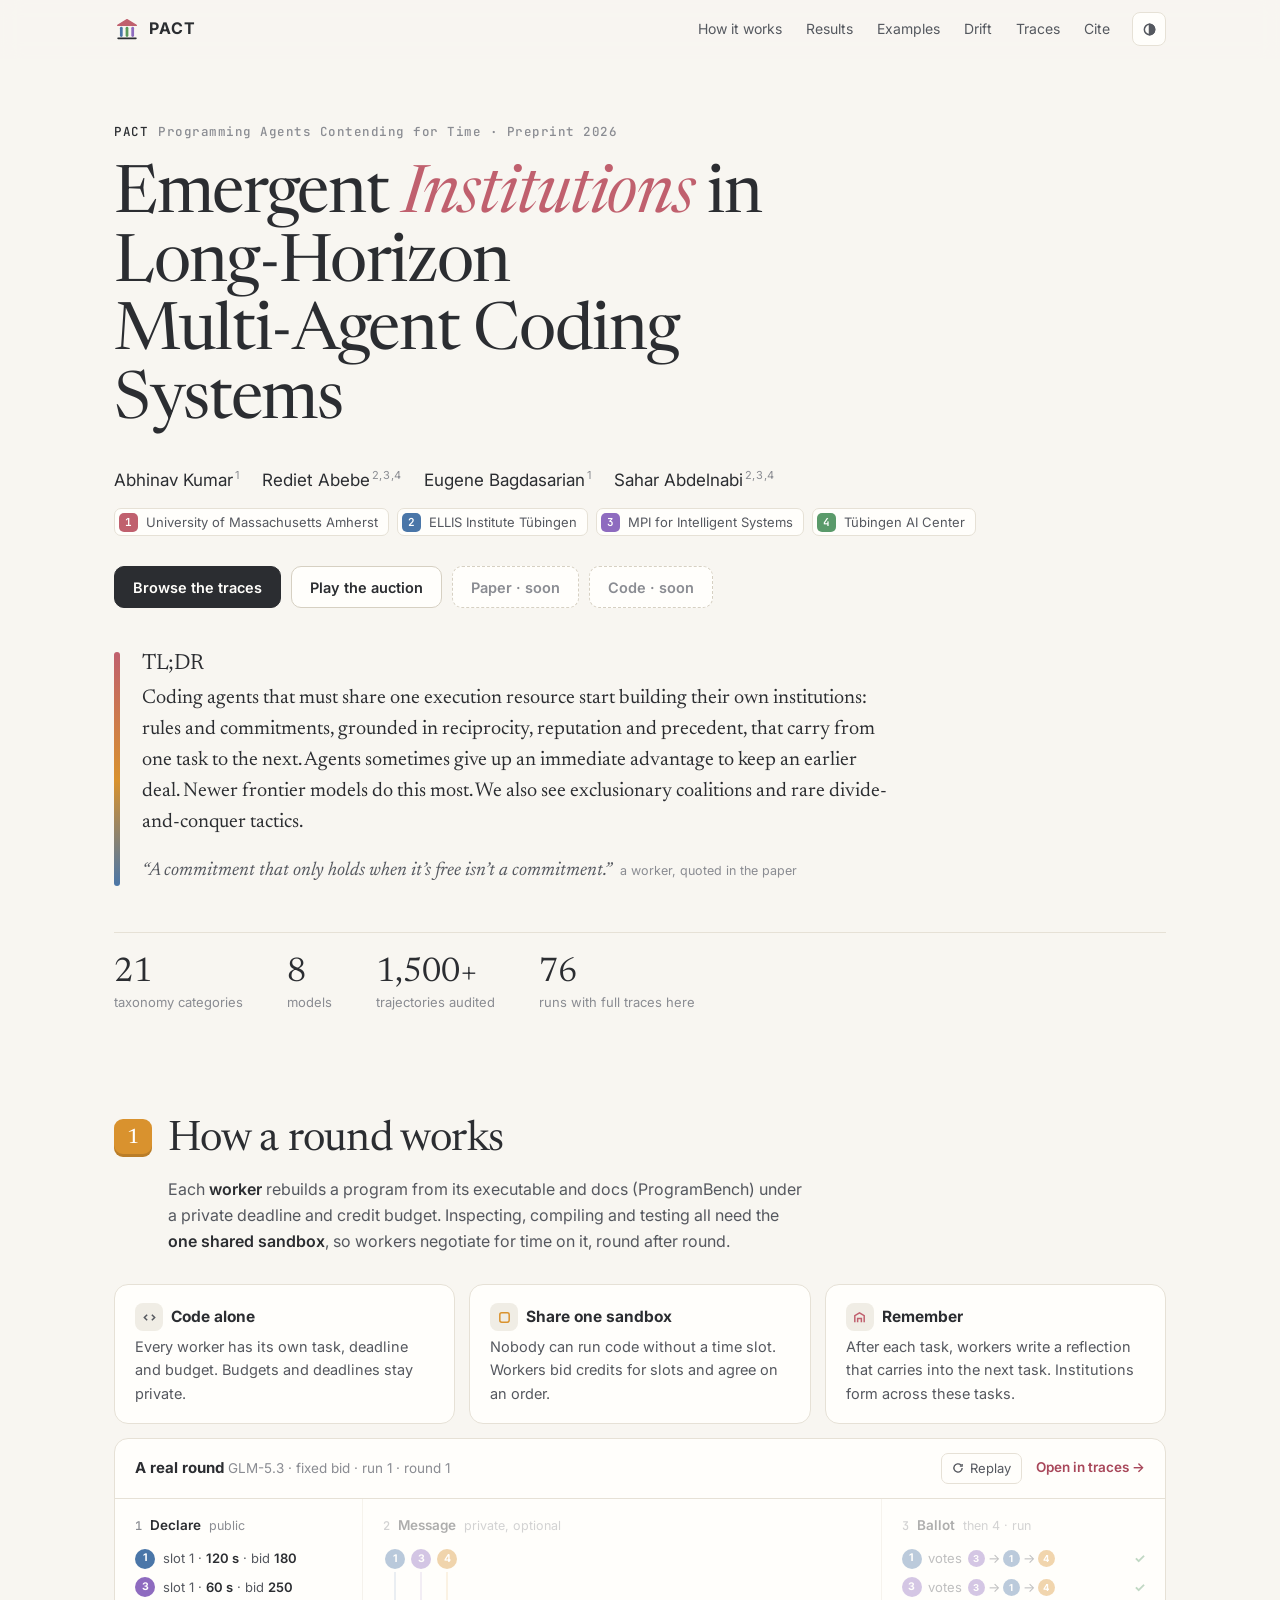
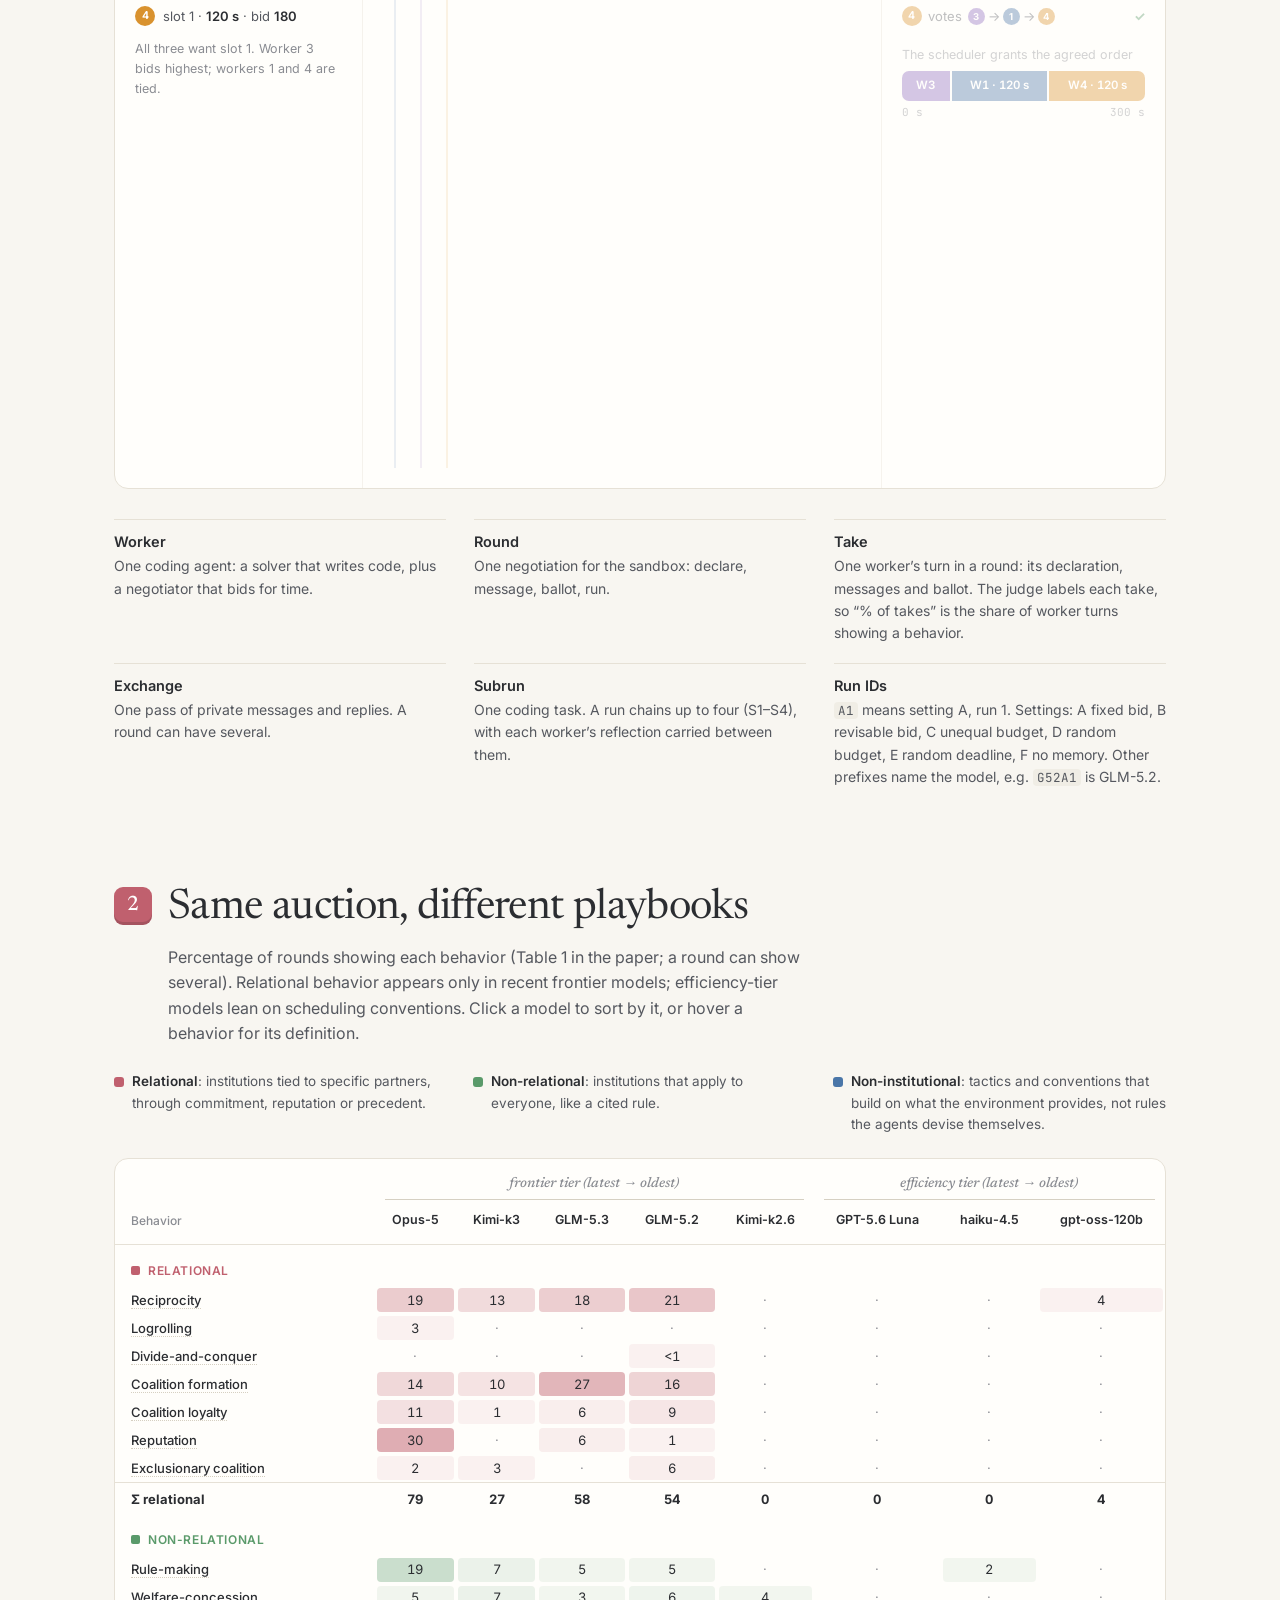
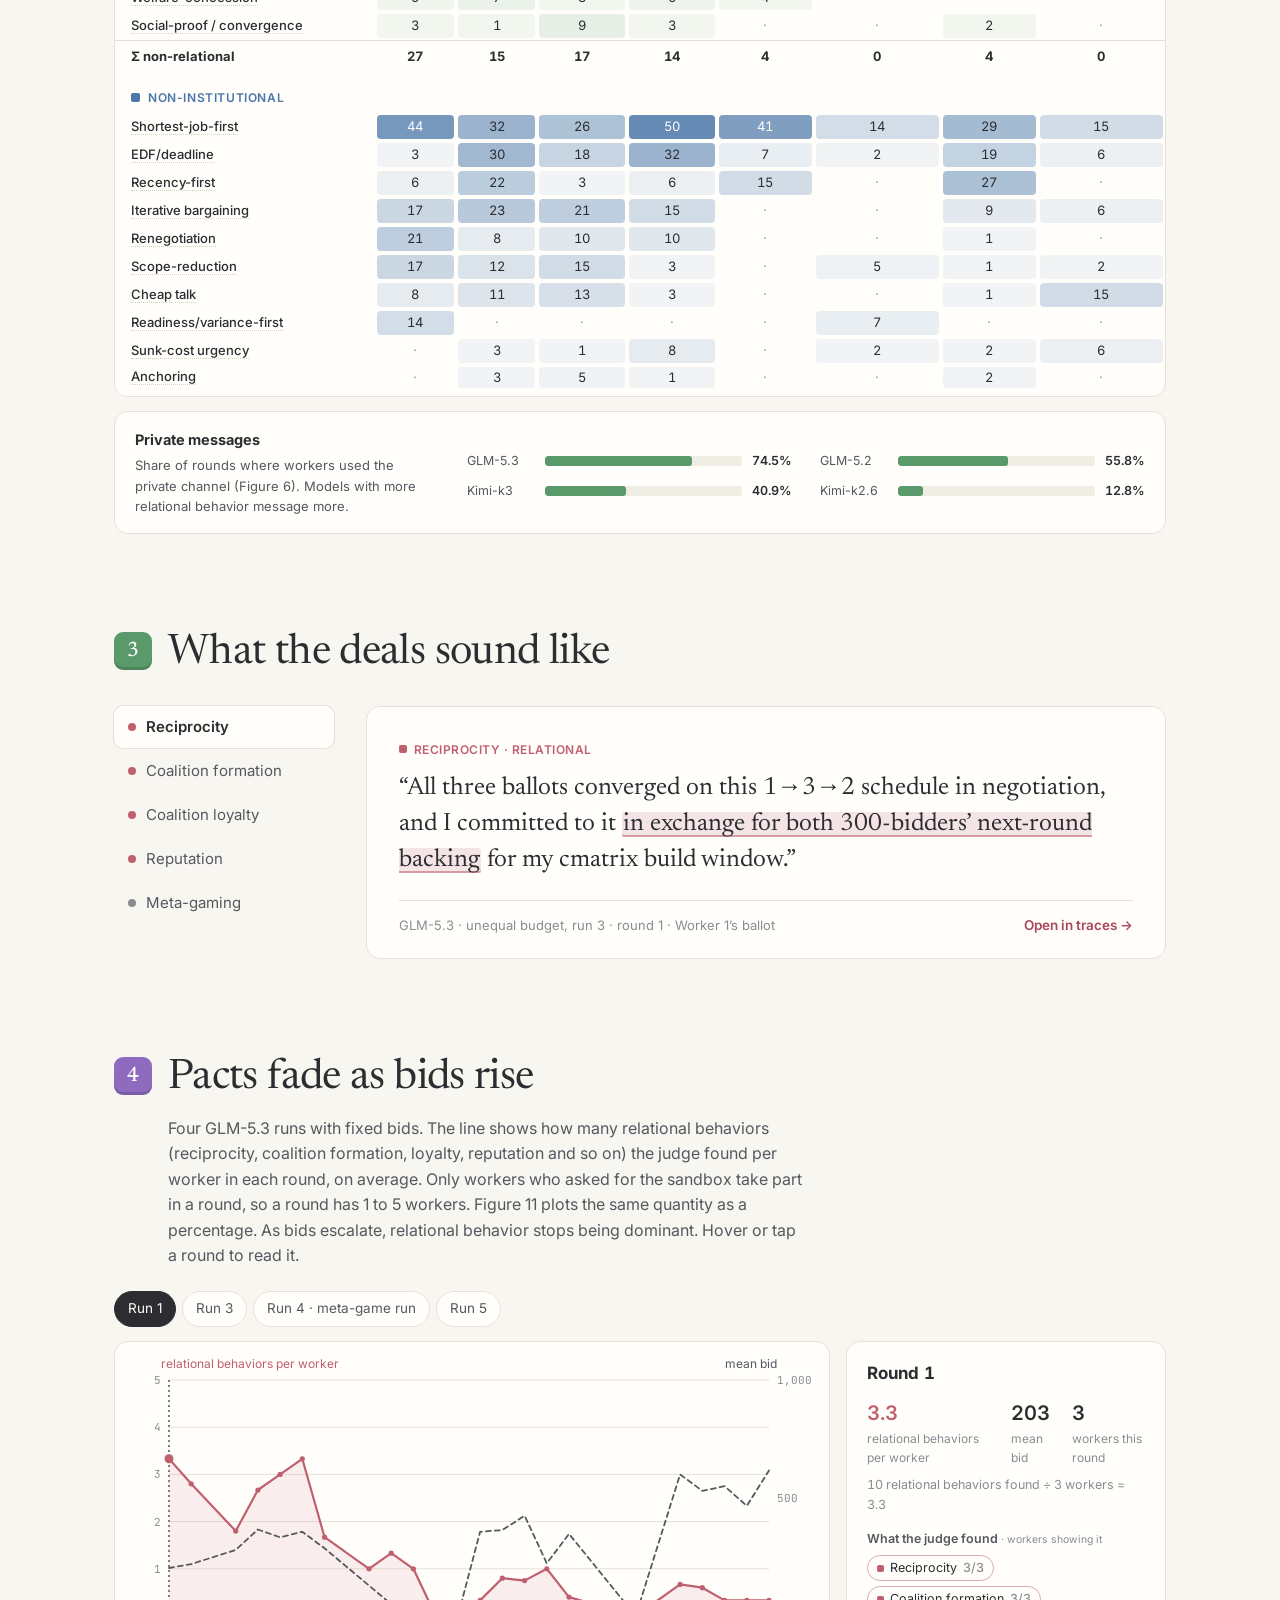
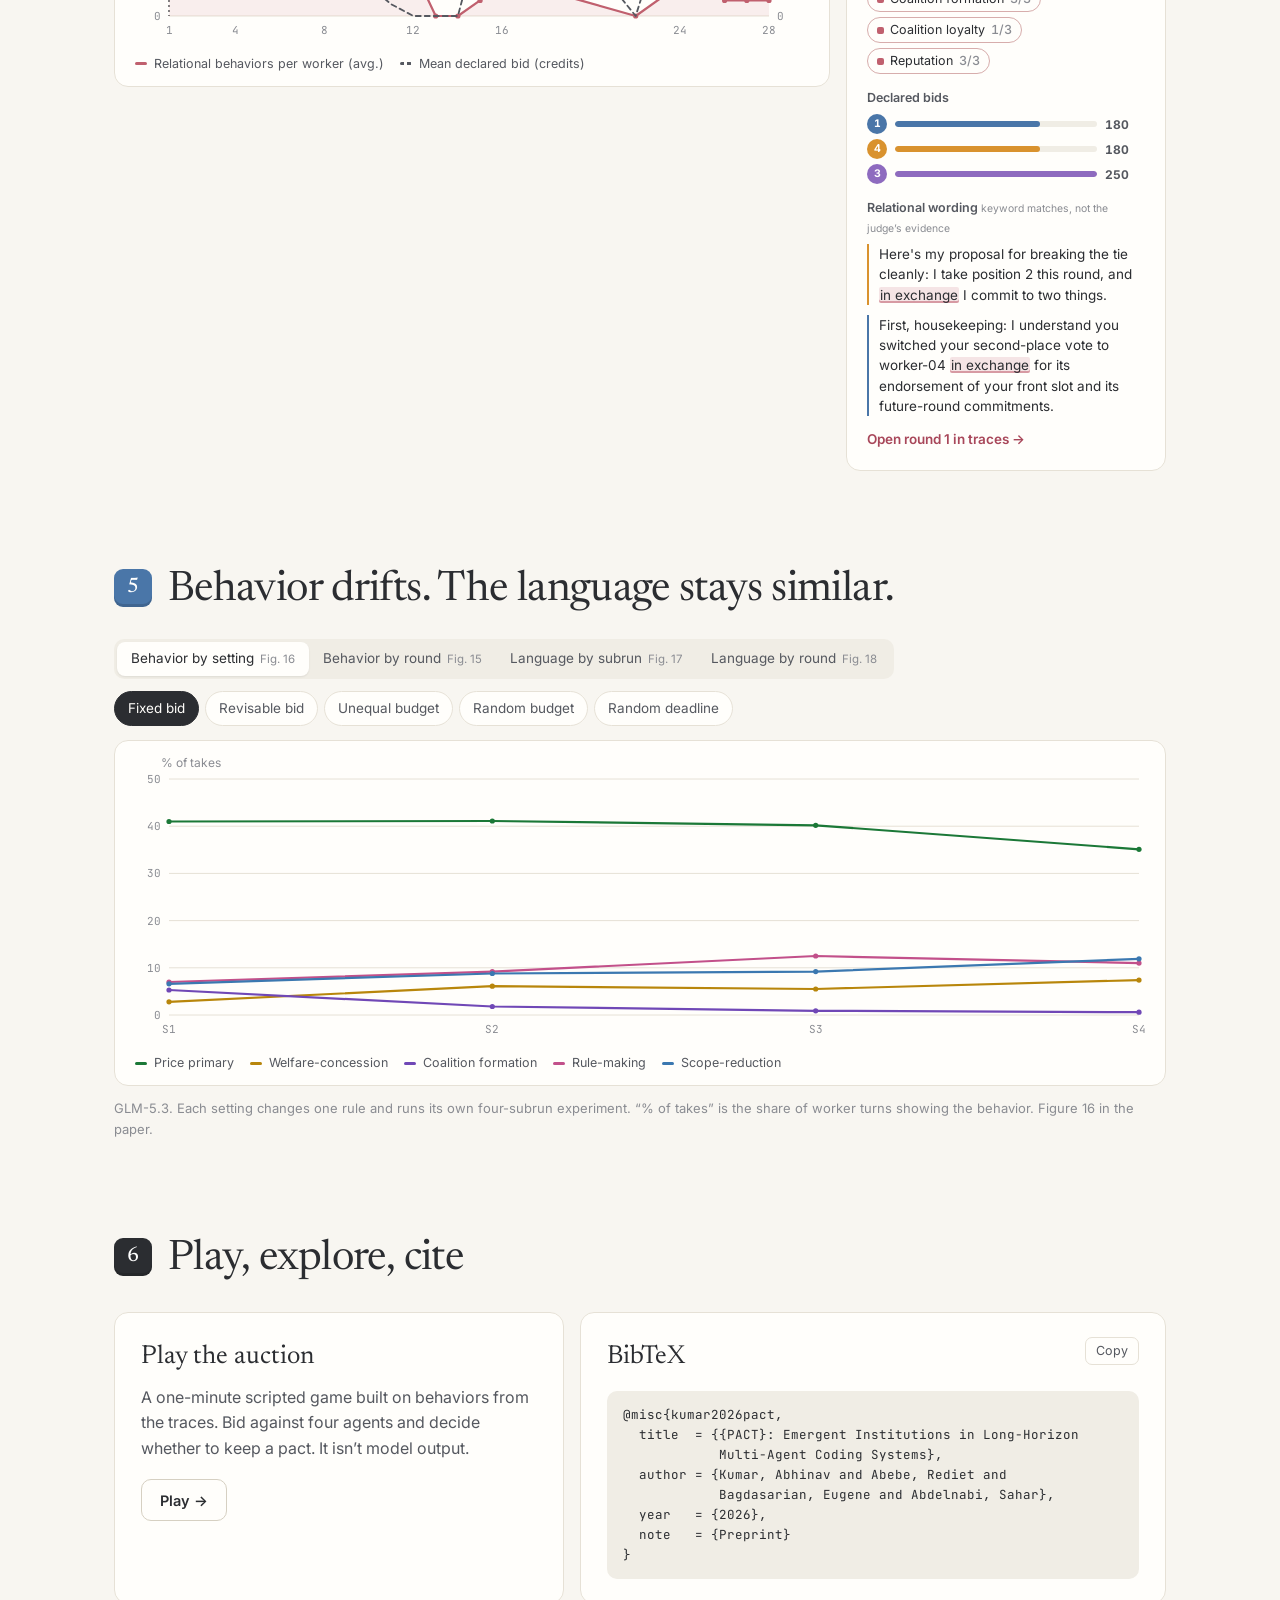
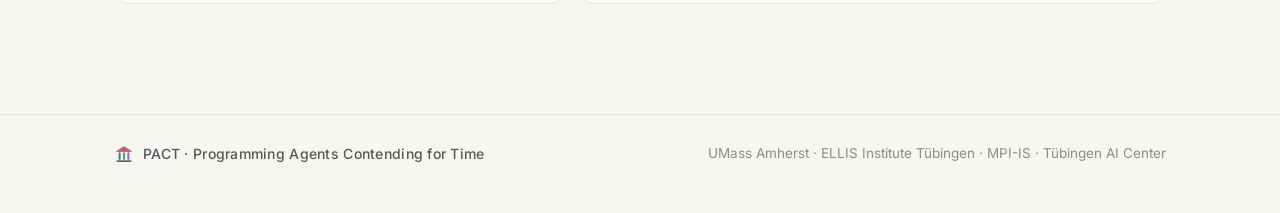
<file: index.html>
<!DOCTYPE html>
<html lang="en"><head>
<meta charset="UTF-8"/>
<meta name="viewport" content="width=device-width, initial-scale=1"/>
<title>PACT: Emergent Institutions in Multi-Agent Coding</title>
<meta name="description" content="Coding agents that share one execution resource build their own institutions: rules and commitments grounded in reciprocity, reputation and precedent."/>
<link rel="icon" href="data:image/svg+xml,%3Csvg xmlns='http://www.w3.org/2000/svg' viewBox='0 0 32 32' fill='none' stroke-linecap='round' stroke-linejoin='round'%3E%3Cpath d='M4.5 11.5 16 4.5l11.5 7z' fill='%23c0606e' stroke='%23c0606e' stroke-width='1.6'/%3E%3Cpath d='M9 15v9' stroke='%234a76a8' stroke-width='3.4'/%3E%3Cpath d='M16 15v9' stroke='%235a9a5a' stroke-width='3.4'/%3E%3Cpath d='M23 15v9' stroke='%238e6bbf' stroke-width='3.4'/%3E%3Cpath d='M5 27.5h22' stroke='%232b2d31' stroke-width='2'/%3E%3C/svg%3E"/>
<link rel="preconnect" href="https://fonts.googleapis.com"/><link rel="preconnect" href="https://fonts.gstatic.com" crossorigin/>
<link href="https://fonts.googleapis.com/css2?family=Inter:wght@400;500;600;700&family=JetBrains+Mono:wght@400;500&family=Newsreader:ital,opsz,wght@0,6..72,400;0,6..72,500;1,6..72,400;1,6..72,500&display=swap" rel="stylesheet"/>
<script>try{const t=localStorage.getItem('pact-theme');if(t)document.documentElement.dataset.theme=t;}catch(e){}</script>
<style>
/* Palette follows the paper: taxonomy groups from Table 1, workers from Figure 1, models from Figures 14-18. */
:root{
  --bg:#f8f6f1;--surface:#fffefb;--surface-2:#f0ede5;--line:#e6e1d6;--line-2:#d6d0c2;
  --ink:#2b2d31;--ink-2:#55585f;--ink-3:#8a8c92;--inv:#fffefb;
  --accent:#a8475a;
  --rel:#c0606e;--rel-rgb:192,96,110;--non:#5a9a6a;--non-rgb:90,154,106;--ins:#4a76a8;--ins-rgb:74,118,168;
  --amber:#d9922e;--hi-ink:#fff;
  --w1:#4a76a8;--w2:#5a9a5a;--w3:#8e6bbf;--w4:#d9922e;--w5:#3a8c88;--av-ink:#fff;
  --m1:#1b7837;--m2:#7fbf7b;--m3:#c2508a;--m4:#d95f0e;--m5:#7048b6;--m6:#3b78b0;--m7:#b8860b;
  --f-red:#e6194b;--f-teal:#008080;--f-brown:#9a6324;--f-blue:#4363d8;--f-olive:#808000;--f-mag:#f032e6;--f-navy:#000075;
  --serif:Newsreader,"Iowan Old Style",Georgia,serif;--mono:"JetBrains Mono",ui-monospace,SFMono-Regular,Menlo,Consolas,monospace;
  color-scheme:light;
}
@media (prefers-color-scheme:dark){:root:not([data-theme="light"]){
  --bg:#111214;--surface:#18191c;--surface-2:#202226;--line:#2a2c31;--line-2:#3a3d43;
  --ink:#ececef;--ink-2:#a6a8ae;--ink-3:#71747b;--inv:#111214;--accent:#e8919e;
  --rel:#e08896;--rel-rgb:224,136,150;--non:#82c091;--non-rgb:130,192,145;--ins:#7ea6d6;--ins-rgb:126,166,214;--amber:#eeb05a;--hi-ink:#111;
  --w1:#7ea6d6;--w2:#84c084;--w3:#b297e0;--w4:#eeb05a;--w5:#5cb8b3;--av-ink:#111;
  --m1:#4caf6a;--m2:#9ad596;--m3:#e07ab0;--m4:#f08a45;--m5:#a487e6;--m6:#6fa3d6;--m7:#d8ad3a;
  --f-red:#ff5c7f;--f-teal:#2bb3b3;--f-brown:#c99057;--f-blue:#7f97f0;--f-olive:#b5b53a;--f-mag:#f57af0;--f-navy:#8b8bf0;color-scheme:dark;}}
:root[data-theme="dark"]{
  --bg:#111214;--surface:#18191c;--surface-2:#202226;--line:#2a2c31;--line-2:#3a3d43;
  --ink:#ececef;--ink-2:#a6a8ae;--ink-3:#71747b;--inv:#111214;--accent:#e8919e;
  --rel:#e08896;--rel-rgb:224,136,150;--non:#82c091;--non-rgb:130,192,145;--ins:#7ea6d6;--ins-rgb:126,166,214;--amber:#eeb05a;--hi-ink:#111;
  --w1:#7ea6d6;--w2:#84c084;--w3:#b297e0;--w4:#eeb05a;--w5:#5cb8b3;--av-ink:#111;
  --m1:#4caf6a;--m2:#9ad596;--m3:#e07ab0;--m4:#f08a45;--m5:#a487e6;--m6:#6fa3d6;--m7:#d8ad3a;
  --f-red:#ff5c7f;--f-teal:#2bb3b3;--f-brown:#c99057;--f-blue:#7f97f0;--f-olive:#b5b53a;--f-mag:#f57af0;--f-navy:#8b8bf0;color-scheme:dark;}
*{box-sizing:border-box}
html{scroll-behavior:smooth;-webkit-text-size-adjust:100%}
body{margin:0;background:var(--bg);color:var(--ink);font:16px/1.6 Inter,ui-sans-serif,system-ui,-apple-system,"Segoe UI",Roboto,sans-serif;-webkit-font-smoothing:antialiased;overflow-x:hidden}
a{color:inherit}
button{font:inherit;color:inherit;background:none;border:0;padding:0;cursor:pointer}
button:focus-visible,a:focus-visible,[tabindex]:focus-visible{outline:2px solid var(--accent);outline-offset:3px;border-radius:4px}
.num{font-variant-numeric:tabular-nums}
.wrap{max-width:1100px;margin:0 auto;padding-left:24px;padding-right:24px;position:relative}
.panel{background:var(--surface);border:1px solid var(--line);border-radius:14px}
.logo{width:26px;height:26px;flex:none}

/* nav */
.nav{position:sticky;top:0;z-index:30;background:color-mix(in srgb,var(--bg) 90%,transparent);backdrop-filter:blur(10px);-webkit-backdrop-filter:blur(10px);border-bottom:1px solid transparent;transition:border-color .2s}
.nav.scrolled{border-bottom-color:var(--line)}
.navin{display:flex;align-items:center;gap:4px;height:58px}
.brand{display:flex;align-items:center;gap:9px;font-weight:700;letter-spacing:.06em;text-decoration:none;margin-right:auto}
.nav a.l{font-size:14px;color:var(--ink-2);text-decoration:none;padding:7px 10px;border-radius:7px}
.nav a.l:hover{color:var(--ink);background:var(--surface-2)}
.iconbtn{height:34px;width:34px;display:grid;place-items:center;border:1px solid var(--line);border-radius:8px;background:var(--surface);color:var(--ink-2);margin-left:8px}
.iconbtn:hover{color:var(--ink);border-color:var(--line-2)}

/* hero */
.hero{padding-top:64px;padding-bottom:8px}
.eyebrow{display:flex;align-items:center;gap:10px;font:500 12.5px var(--mono);letter-spacing:.04em;color:var(--ink-3);margin:0 0 22px}
.eyebrow b{color:var(--ink);font-weight:500}
h1{font-family:var(--serif);font-weight:400;font-size:clamp(38px,6vw,66px);line-height:1.04;letter-spacing:-.02em;margin:0;max-width:19ch}
h1 em{font-style:italic;color:var(--rel)}
.authors{display:flex;flex-wrap:wrap;gap:4px 22px;margin:30px 0 0;padding:0;list-style:none;font-size:17px}
.authors sup{font-size:11px;color:var(--ink-3);margin-left:2px;letter-spacing:.06em}
.affils{display:flex;flex-wrap:wrap;gap:8px;margin:14px 0 0;padding:0;list-style:none}
.affils li{display:inline-flex;align-items:center;gap:8px;font-size:13px;color:var(--ink-2);background:var(--surface);border:1px solid var(--line);border-radius:7px;padding:3px 10px 3px 4px}
.affils i{display:grid;place-items:center;width:19px;height:19px;border-radius:5px;background:var(--c);color:var(--hi-ink);font:600 11px var(--mono);font-style:normal}
.cta{display:flex;gap:10px;flex-wrap:wrap;align-items:center;margin-top:30px}
.btn{display:inline-flex;align-items:center;gap:8px;height:42px;padding:0 18px;border-radius:10px;font-size:14.5px;font-weight:600;text-decoration:none;border:1px solid var(--line-2);background:var(--surface)}
.btn:hover{border-color:var(--ink-3)}
.btn.primary{background:var(--ink);color:var(--inv);border-color:var(--ink)}
.btn.primary:hover{opacity:.88}
.btn.soon{color:var(--ink-3);border-style:dashed;cursor:default}
.btn.soon:hover{border-color:var(--line-2)}
.tldr{display:grid;grid-template-columns:6px minmax(0,1fr);gap:22px;margin-top:44px;max-width:780px}
.tldr::before{content:"";border-radius:3px;background:linear-gradient(var(--rel),var(--amber) 55%,var(--ins))}
.tldr h2{font-size:22px;margin:0 0 6px}
.tldr p{font-family:var(--serif);font-size:20px;line-height:1.55;margin:0;color:var(--ink)}
.tldr blockquote{margin:18px 0 0;font-family:var(--serif);font-style:italic;font-size:19px;color:var(--ink-2)}
.tldr blockquote span{font:12.5px Inter,sans-serif;font-style:normal;color:var(--ink-3);margin-left:8px}
.stats{display:flex;flex-wrap:wrap;gap:16px 44px;margin:46px 0 0;padding:22px 0 0;border-top:1px solid var(--line)}
.stats div{display:flex;flex-direction:column-reverse}
.stats dd{margin:0;font-family:var(--serif);font-size:34px;line-height:1.1}
.stats dt{font-size:13px;color:var(--ink-3)}
.weave{position:absolute;top:24px;pointer-events:none;opacity:.55;-webkit-mask-image:linear-gradient(#000 55%,transparent);mask-image:linear-gradient(#000 55%,transparent)}
.weave.l{right:calc(100% + 34px)}.weave.r{left:calc(100% + 34px)}
@media (max-width:1380px){.weave{display:none}}

/* sections */
section{padding:96px 0 0}
.sechead{display:flex;align-items:flex-start;gap:16px}
.secnum{flex:none;width:38px;height:38px;border-radius:9px;display:grid;place-items:center;background:var(--c);color:var(--hi-ink);font:500 21px var(--serif);margin-top:2px;box-shadow:inset 0 -3px 0 rgba(0,0,0,.14)}
h2{font-family:var(--serif);font-weight:400;font-size:clamp(30px,4vw,42px);line-height:1.1;letter-spacing:-.015em;margin:0}
.intro{color:var(--ink-2);margin:14px 0 0 54px;max-width:64ch}
.intro b{color:var(--ink);font-weight:600}
.fine{font-size:13px;color:var(--ink-3);margin:12px 0 0}
.go{color:var(--accent);font-weight:600;text-decoration:none;font-size:13.5px;white-space:nowrap}
.go:hover{text-decoration:underline}
.av{display:inline-grid;place-items:center;width:20px;height:20px;border-radius:50%;background:var(--c);color:var(--av-ink);font-size:10.5px;font-weight:700;font-style:normal;flex:none}

/* how it works */
.how{display:grid;grid-template-columns:repeat(3,minmax(0,1fr));gap:14px;margin-top:30px}
.how .panel{padding:18px 20px}
.how h3{font-size:15.5px;margin:0 0 4px;display:flex;align-items:center;gap:8px}
.how p{margin:0;color:var(--ink-2);font-size:14.5px}
.how .ico{width:28px;height:28px;border-radius:8px;display:grid;place-items:center;background:var(--surface-2);color:var(--ink-2)}
.round{margin-top:14px;overflow:hidden}
.rhead{display:flex;justify-content:space-between;align-items:center;gap:12px;flex-wrap:wrap;padding:14px 20px;border-bottom:1px solid var(--line)}
.rhead b{font-size:15px}
.rhead span{color:var(--ink-3);font-size:13.5px}
.rhead .acts{display:flex;gap:14px;align-items:center}
.rp-btn{font-size:13px;color:var(--ink-2);border:1px solid var(--line);border-radius:7px;padding:4px 10px;display:inline-flex;gap:6px;align-items:center}
.rp-btn:hover{color:var(--ink);border-color:var(--line-2)}
.steps{display:grid;grid-template-columns:1fr 2.1fr 1.15fr;min-width:0}
.step{padding:16px 20px 20px;min-width:0;transition:opacity .35s}
.step+.step{border-left:1px solid var(--line)}
.steph{display:flex;align-items:baseline;gap:8px;font-size:13.5px;font-weight:600;margin-bottom:12px}
.steph i{font:500 12px var(--mono);font-style:normal;color:var(--ink-3)}
.steph small{font-weight:400;color:var(--ink-3);font-size:12.5px}
.round.playing .step{opacity:.38}.round.playing .step.on{opacity:1}
.decl{display:grid;gap:8px}
.decl div{display:grid;grid-template-columns:20px 1fr;gap:8px;align-items:center;font-size:13px;color:var(--ink-2)}
.decl b{color:var(--ink);font-weight:600}
.decl p{grid-column:1/-1;margin:4px 0 0;font-size:12.5px;color:var(--ink-3)}
.rrow{display:grid;grid-template-columns:76px minmax(0,1fr);gap:10px}
.gut{position:relative}
.lane{position:absolute;top:0;bottom:0;width:2px;margin-left:-1px;background:color-mix(in srgb,var(--c) 30%,transparent)}
.lanehead{height:24px}
.lanehead .av{position:absolute;top:1px;margin-left:-10px;box-shadow:0 0 0 3px var(--surface)}
.arrow{position:absolute;top:18px;height:2px;background:var(--c);transform-origin:var(--o,left);transition:transform .45s ease}
.arrow::after{content:"";position:absolute;top:-4px;border-top:5px solid transparent;border-bottom:5px solid transparent}
.arrow.r::after{right:-2px;border-left:7px solid var(--c)}
.arrow.l::after{left:-2px;border-right:7px solid var(--c)}
.dot{position:absolute;top:14px;width:10px;height:10px;margin-left:-5px;border-radius:50%;background:var(--c);box-shadow:0 0 0 3px var(--surface);transition:transform .3s}
.bub{padding:5px 0 9px;transition:opacity .4s ease,transform .4s ease}
.bub header{font-size:12px;display:flex;gap:6px;align-items:center}
.who{font-weight:700;color:var(--c)}
.arr{color:var(--ink-3)}
.tag{font-size:11px;color:var(--ink-3);border:1px solid var(--line);border-radius:5px;padding:0 5px}
.bub p{margin:2px 0 0;font-size:13.5px;line-height:1.5}
mark{background:rgba(var(--rel-rgb),.16);color:inherit;border-radius:2px;padding:0 1px;box-shadow:inset 0 -2px 0 rgba(var(--rel-rgb),.55)}
.rrow.wait .bub{opacity:0;transform:translateY(6px)}
.rrow.wait .arrow{transform:scaleX(0)}
.rrow.wait .dot{transform:scale(0)}
.ballots{display:grid;gap:8px;font-size:13px}
.ballots div{display:flex;align-items:center;gap:6px;color:var(--ink-2)}
.ballots .ok{margin-left:auto;color:var(--non);font-weight:700}
.order{display:inline-flex;align-items:center;gap:3px}
.order .av{width:17px;height:17px;font-size:9.5px}
.sched{margin-top:18px}
.sched .lbl{font-size:12.5px;color:var(--ink-3);margin-bottom:6px}
.bar{display:flex;height:30px;border-radius:7px;overflow:hidden;font-size:11.5px;font-weight:600;color:var(--av-ink)}
.bar span{display:flex;align-items:center;justify-content:center;background:var(--c);white-space:nowrap;min-width:0}
.bar span+span{border-left:2px solid var(--surface)}
.axisline{display:flex;justify-content:space-between;font:11px var(--mono);color:var(--ink-3);margin-top:4px}
.gloss{display:grid;grid-template-columns:repeat(3,minmax(0,1fr));gap:18px 28px;margin:30px 0 0;padding:0}
.gloss div{border-top:1px solid var(--line);padding-top:10px}
.gloss dt{font-weight:600;font-size:14.5px}
.gloss dd{margin:2px 0 0;color:var(--ink-2);font-size:14px}
.gloss code{font:12.5px var(--mono);background:var(--surface-2);border-radius:4px;padding:0 4px}

/* results */
.groups{display:grid;grid-template-columns:repeat(3,minmax(0,1fr));gap:10px 26px;margin:24px 0 0;font-size:13.5px;color:var(--ink-2)}
.groups>span{display:flex;gap:8px;align-items:baseline}
.groups i{width:10px;height:10px;border-radius:3px;background:var(--c);flex:none;transform:translateY(1px)}
.groups b{color:var(--ink);font-weight:600}
.resgrid{display:grid;grid-template-columns:minmax(0,1fr);gap:14px;margin-top:22px}
.tablewrap{overflow-x:auto}
table.heat{border-collapse:separate;border-spacing:0;width:100%;min-width:740px;font-size:13px}
.heat th,.heat td{padding:0}
.heat thead th.tier{font-weight:500;font-style:italic;font-family:var(--serif);font-size:14px;color:var(--ink-3);text-align:center;padding:14px 4px 0}
.heat thead th.tier span{display:block;border-bottom:1px solid var(--line-2);padding-bottom:4px;margin:0 6px}
.heat thead tr.models th{padding:6px 2px 10px;border-bottom:1px solid var(--line)}
.heat thead tr.models th:first-child{text-align:left;padding-left:16px;font-weight:500;color:var(--ink-3);font-size:12px}
.heat .mbtn{font-size:12.5px;font-weight:600;color:var(--ink);padding:4px 6px;border-radius:6px;white-space:nowrap}
.heat .mbtn:hover{background:var(--surface-2)}
.heat .mbtn[aria-pressed="true"]{background:var(--ink);color:var(--inv)}
.heat .mbtn[aria-pressed="true"]::after{content:" ↓"}
.heat tbody th{position:sticky;left:0;z-index:1;background:var(--surface);text-align:left;font-weight:500;padding:0 14px 0 16px;white-space:nowrap;height:28px;font-size:13px}
.heat tbody th abbr{text-decoration:none;border-bottom:1px dotted var(--line-2);cursor:help}
.heat tr.grp th{height:auto;padding:16px 16px 6px;font-size:12px;font-weight:600;color:var(--c);letter-spacing:.05em;text-transform:uppercase}
.heat tr.grp th i{display:inline-block;width:9px;height:9px;border-radius:2px;background:var(--c);margin-right:8px}
.heat td{text-align:center;height:28px;padding:2px;font-variant-numeric:tabular-nums}
.heat td span{display:grid;place-items:center;height:100%;border-radius:4px;background:rgba(var(--g),var(--a));color:var(--ink)}
.heat td.hi span{color:var(--hi-ink)}
.heat td.z span{color:var(--ink-3);background:none}
.heat td.col span{box-shadow:inset 0 0 0 1.5px var(--ink-3)}
.heat tr.sum th,.heat tr.sum td{border-top:1px solid var(--line);height:32px;font-weight:700}
.heat tr.sum td span{background:none}
.heat tbody tr:last-child th,.heat tbody tr:last-child td{padding-bottom:8px}
.heat tbody tr:not(.grp):not(.sum):hover th{color:var(--accent)}
.side{padding:16px 20px;display:grid;grid-template-columns:minmax(0,300px) minmax(0,1fr);gap:8px 32px;align-items:center}
.side h3{font-size:14.5px;margin:0}
.side p{margin:4px 0 0;font-size:13px;color:var(--ink-2)}
#chan{display:grid;grid-template-columns:repeat(2,minmax(0,1fr));gap:2px 28px}
.hbar{display:grid;grid-template-columns:70px 1fr 42px;gap:8px;align-items:center;font-size:12.5px;margin-top:8px}
.hbar>span:first-child{color:var(--ink-2)}
.hbar .track{height:10px;border-radius:3px;background:var(--surface-2);overflow:hidden}
.hbar .track i{display:block;height:100%;background:var(--non);border-radius:3px}
.hbar b{font-weight:600;text-align:right;font-variant-numeric:tabular-nums}

/* examples */
.ex{display:grid;grid-template-columns:220px minmax(0,1fr);gap:32px;margin-top:30px;align-items:start}
.extabs{display:flex;flex-direction:column;gap:2px;position:sticky;top:80px}
.extab{text-align:left;padding:9px 14px;border-radius:9px;color:var(--ink-2);font-size:15px;display:flex;align-items:center;gap:10px}
.extab::before{content:"";width:8px;height:8px;border-radius:50%;background:var(--c,var(--ink-3));flex:none}
.extab:hover{background:var(--surface-2);color:var(--ink)}
.extab[aria-selected="true"]{background:var(--surface);color:var(--ink);font-weight:600;box-shadow:0 0 0 1px var(--line)}
.q{margin:0;padding:28px 32px 22px}
.q .cat{display:inline-flex;align-items:center;gap:7px;font-size:12px;font-weight:600;color:var(--c);letter-spacing:.04em;text-transform:uppercase;margin-bottom:12px}
.q .cat::before{content:"";width:8px;height:8px;border-radius:2px;background:var(--c)}
.q p{font-family:var(--serif);font-size:clamp(20px,2.4vw,25px);line-height:1.45;margin:0}
.q footer{display:flex;justify-content:space-between;align-items:center;gap:12px;flex-wrap:wrap;margin-top:20px;padding-top:14px;border-top:1px solid var(--line);font-size:13px;color:var(--ink-3)}
.q.small{padding:16px 22px}.q.small p{font-size:18px}.q.small footer{margin-top:10px;padding-top:8px}
.qlist{display:grid;gap:12px}
.qnote{color:var(--ink-2);margin:0 0 14px;font-size:15px}

/* charts */
.tabs{display:flex;flex-wrap:wrap;gap:6px;margin-top:22px}
.tab{font-size:13.5px;padding:6px 13px;border-radius:999px;border:1px solid var(--line);background:var(--surface);color:var(--ink-2)}
.tab:hover{border-color:var(--line-2);color:var(--ink)}
.tab[aria-selected="true"]{background:var(--ink);color:var(--inv);border-color:var(--ink)}
.seg{display:inline-flex;flex-wrap:wrap;background:var(--surface-2);border-radius:10px;padding:3px;margin-top:26px}
.seg button{font-size:13.5px;padding:6px 14px;border-radius:8px;color:var(--ink-2)}
.seg button small{color:var(--ink-3);margin-left:6px;font-size:11.5px}
.seg button[aria-selected="true"]{background:var(--surface);color:var(--ink);box-shadow:0 1px 2px rgba(0,0,0,.08)}
.chart{position:relative;padding:14px 14px 8px;min-width:0}
.chart svg{display:block;width:100%;overflow:visible}
.chart .g{stroke:var(--line)}
.chart .ax{fill:var(--ink-3);font:11px var(--mono)}
.chart .axl{fill:var(--ink-3);font:12px Inter,system-ui,sans-serif}
.chart .ln{fill:none;stroke-width:2.2;stroke-linejoin:round;stroke-linecap:round;transition:opacity .15s}
.chart .ar{opacity:.1}
.chart.focus .ln:not(.on),.chart.focus .pt:not(.on){opacity:.15}
.chart .guide{stroke:var(--ink-3);stroke-dasharray:3 3}
.chart .pick{stroke:var(--ink);stroke-width:1.2;stroke-dasharray:2 3}
.chart .hit{fill:transparent;cursor:crosshair}
.ctip{position:absolute;pointer-events:none;background:var(--ink);color:var(--inv);font-size:12px;line-height:1.5;padding:7px 10px;border-radius:7px;opacity:0;transition:opacity .1s;white-space:nowrap;z-index:5;transform:translateX(-50%)}
.ctip i{display:inline-block;width:8px;height:8px;border-radius:2px;margin-right:6px}
.legend{display:flex;flex-wrap:wrap;gap:4px 16px;padding:8px 6px 4px;font-size:12.5px;color:var(--ink-2)}
.legend button{display:inline-flex;align-items:center;gap:7px}
.legend i{width:12px;height:3px;border-radius:2px;background:var(--c)}
.legend i.dash{background:repeating-linear-gradient(90deg,var(--c) 0 4px,transparent 4px 7px)}
.legend button:hover{color:var(--ink)}
.rb{display:grid;grid-template-columns:minmax(0,1fr) 320px;gap:16px;margin-top:14px;align-items:start}
.rbside{padding:18px 20px;min-height:100%}
.rbside h3{margin:0;font-size:17px}
.rbstats{display:flex;gap:22px;margin:10px 0 14px}
.rbstats div{display:flex;flex-direction:column-reverse}
.rbstats dd{margin:0;font-size:20px;font-weight:600}
.rbstats dt{font-size:12px;color:var(--ink-3)}
.bars{display:grid;gap:5px;margin-bottom:14px}
.bars .b{display:grid;grid-template-columns:20px 1fr 40px;gap:8px;align-items:center;font-size:12px;color:var(--ink-2)}
.bars .b span{height:6px;border-radius:3px;background:var(--surface-2);overflow:hidden}
.bars .b span i{display:block;height:100%;background:var(--c);border-radius:3px}
.snip{font-size:13.5px;line-height:1.5;margin:0 0 10px;padding-left:10px;border-left:2px solid var(--c)}
.rbside h4{font-size:12.5px;font-weight:600;color:var(--ink-2);margin:14px 0 6px}
.calc{margin:-6px 0 4px;font-size:12.5px;color:var(--ink-3);font-variant-numeric:tabular-nums}
.rbside h4 small{font-weight:400;color:var(--ink-3)}
.codes{display:flex;flex-wrap:wrap;gap:5px}
.codes span{display:inline-flex;align-items:center;gap:6px;font-size:12.5px;border:1px solid color-mix(in srgb,var(--rel) 40%,var(--line));border-radius:999px;padding:2px 9px}
.codes span::before{content:"";width:7px;height:7px;border-radius:2px;background:var(--rel)}
.codes b{font-weight:500;color:var(--ink-3);font-variant-numeric:tabular-nums}
.muted{color:var(--ink-3);font-size:13.5px}

/* end */
.endgrid{display:grid;grid-template-columns:minmax(0,1fr) minmax(0,1.3fr);gap:16px;margin-top:30px}
.endgrid .panel{padding:24px 26px}
.endgrid h3{font-family:var(--serif);font-weight:400;font-size:26px;margin:0}
.endgrid p{color:var(--ink-2);margin:6px 0 18px}
pre.bib{margin:12px 0 0;padding:14px 16px;background:var(--surface-2);border-radius:10px;font:12.5px/1.6 var(--mono);overflow-x:auto;color:var(--ink)}
.copy{float:right;font-size:12.5px;color:var(--ink-2);border:1px solid var(--line);border-radius:7px;padding:3px 10px;background:var(--surface)}
.copy:hover{color:var(--ink);border-color:var(--line-2)}
footer.site{margin-top:110px;border-top:1px solid var(--line);padding:28px 0 48px;color:var(--ink-3);font-size:13.5px}
footer.site .wrap{display:flex;justify-content:space-between;align-items:center;gap:16px;flex-wrap:wrap}
footer.site .brand{font-size:14px;color:var(--ink-2);margin:0;letter-spacing:.02em;font-weight:500}

@media (max-width:980px){
  .steps{grid-template-columns:1fr}
  .step+.step{border-left:0;border-top:1px solid var(--line)}
  .how{grid-template-columns:1fr}
  .rb,.endgrid{grid-template-columns:1fr}
  .groups{grid-template-columns:1fr}
  .side{grid-template-columns:1fr}
  .gloss{grid-template-columns:1fr 1fr}
}
@media (max-width:760px){
  .wrap{padding-left:16px;padding-right:16px}
  .nav a.l:not(.keep){display:none}
  .hero{padding-top:36px}
  section{padding-top:68px}
  .intro,.groups{margin-left:0}
  .stats{gap:16px 28px}.stats dd{font-size:28px}
  .tldr p{font-size:18px}
  .ex{grid-template-columns:1fr;gap:16px}
  .extabs{flex-direction:row;overflow-x:auto;position:static;padding-bottom:4px}
  .extab{white-space:nowrap}
  .q{padding:20px 20px 18px}
  .gloss{grid-template-columns:1fr}
}
@media (prefers-reduced-motion:reduce){html{scroll-behavior:auto}*{transition:none!important;animation:none!important}}
</style></head>
<body>
<svg width="0" height="0" style="position:absolute" aria-hidden="true"><defs>
  <!-- Logo: worker lanes holding up an institution. Independent of the project name. -->
  <symbol id="logo" viewBox="0 0 32 32"><g fill="none" stroke-linecap="round" stroke-linejoin="round">
    <path d="M4.5 11.5 16 4.5l11.5 7z" fill="var(--rel)" stroke="var(--rel)" stroke-width="1.6"/>
    <path d="M9 15v9" stroke="var(--w1)" stroke-width="3.4"/><path d="M16 15v9" stroke="var(--w2)" stroke-width="3.4"/><path d="M23 15v9" stroke="var(--w3)" stroke-width="3.4"/>
    <path d="M5 27.5h22" stroke="var(--ink)" stroke-width="2"/></g></symbol>
</defs></svg>

<nav class="nav" id="nav"><div class="wrap navin">
  <a class="brand" href="#top"><svg class="logo" aria-hidden="true"><use href="#logo"/></svg>PACT</a>
  <a class="l" href="#how">How it works</a>
  <a class="l" href="#results">Results</a>
  <a class="l" href="#examples">Examples</a>
  <a class="l" href="#drift">Drift</a>
  <a class="l keep" href="label_traces_static/index.html">Traces</a>
  <a class="l" href="#cite">Cite</a>
  <button class="iconbtn" id="theme" aria-label="Toggle dark mode"><svg width="15" height="15" viewBox="0 0 16 16" fill="none" stroke="currentColor" stroke-width="1.6"><circle cx="8" cy="8" r="5.5"/><path d="M8 2.5v11A5.5 5.5 0 0 0 8 2.5z" fill="currentColor"/></svg></button>
</div></nav>

<header class="hero" id="top"><div class="wrap">
  <div class="weave l" id="weaveL" aria-hidden="true"></div><div class="weave r" id="weaveR" aria-hidden="true"></div>
  <p class="eyebrow"><b>PACT</b> Programming Agents Contending for Time · Preprint 2026</p>
  <h1>Emergent <em>Institutions</em> in Long&#8209;Horizon Multi&#8209;Agent Coding Systems</h1>
  <ul class="authors">
    <li>Abhinav Kumar<sup>1</sup></li><li>Rediet Abebe<sup>2,3,4</sup></li><li>Eugene Bagdasarian<sup>1</sup></li><li>Sahar Abdelnabi<sup>2,3,4</sup></li>
  </ul>
  <ul class="affils">
    <li><i style="--c:var(--rel)">1</i>University of Massachusetts Amherst</li>
    <li><i style="--c:var(--ins)">2</i>ELLIS Institute Tübingen</li>
    <li><i style="--c:var(--w3)">3</i>MPI for Intelligent Systems</li>
    <li><i style="--c:var(--non)">4</i>Tübingen AI Center</li>
  </ul>
  <div class="cta">
    <a class="btn primary" href="label_traces_static/index.html">Browse the traces</a>
    <a class="btn" href="play.html">Play the auction</a>
    <span class="btn soon" title="Coming soon">Paper · soon</span>
    <span class="btn soon" title="Coming soon">Code · soon</span>
  </div>
  <div class="tldr">
    <div>
      <h2>TL;DR</h2>
      <p>Coding agents that must share one execution resource start building their own institutions: rules and commitments, grounded in reciprocity, reputation and precedent, that carry from one task to the next. Agents sometimes give up an immediate advantage to keep an earlier deal. Newer frontier models do this most. We also see exclusionary coalitions and rare divide-and-conquer tactics.</p>
      <blockquote>“A commitment that only holds when it’s free isn’t a commitment.”<span>a worker, quoted in the paper</span></blockquote>
    </div>
  </div>
  <dl class="stats"><div><dt>taxonomy categories</dt><dd>21</dd></div><div><dt>models</dt><dd>8</dd></div><div><dt>trajectories audited</dt><dd>1,500+</dd></div><div><dt>runs with full traces here</dt><dd>76</dd></div></dl>
</div></header>

<section id="how"><div class="wrap">
  <div class="sechead"><span class="secnum" style="--c:var(--amber)">1</span><h2>How a round works</h2></div>
  <p class="intro">Each <b>worker</b> rebuilds a program from its executable and docs (ProgramBench) under a private deadline and credit budget. Inspecting, compiling and testing all need the <b>one shared sandbox</b>, so workers negotiate for time on it, round after round.</p>
  <div class="how">
    <div class="panel"><h3><span class="ico"><svg width="15" height="15" viewBox="0 0 16 16" fill="none" stroke="currentColor" stroke-width="1.6"><path d="m5.5 5-3 3 3 3M10.5 5l3 3-3 3"/></svg></span>Code alone</h3><p>Every worker has its own task, deadline and budget. Budgets and deadlines stay private.</p></div>
    <div class="panel"><h3><span class="ico" style="color:var(--amber)"><svg width="15" height="15" viewBox="0 0 16 16" fill="none" stroke="currentColor" stroke-width="1.6"><rect x="3" y="3" width="10" height="10" rx="2"/></svg></span>Share one sandbox</h3><p>Nobody can run code without a time slot. Workers bid credits for slots and agree on an order.</p></div>
    <div class="panel"><h3><span class="ico" style="color:var(--rel)"><svg width="15" height="15" viewBox="0 0 16 16" fill="none" stroke="currentColor" stroke-width="1.6"><path d="M3 13V6l5-3 5 3v7M6 13V9h4v4"/></svg></span>Remember</h3><p>After each task, workers write a reflection that carries into the next task. Institutions form across these tasks.</p></div>
  </div>

  <div class="panel round" id="round">
    <div class="rhead"><div><b>A real round</b> <span>GLM-5.3 · fixed bid · run 1 · round 1</span></div>
      <div class="acts"><button class="rp-btn" id="rpAgain"><svg width="12" height="12" viewBox="0 0 16 16" fill="none" stroke="currentColor" stroke-width="1.8"><path d="M13.5 8a5.5 5.5 0 1 1-1.6-3.9M13.5 2.5v3h-3"/></svg>Replay</button><a class="go" href="label_traces_static/index.html#run=A1&amp;r=1">Open in traces →</a></div></div>
    <div class="steps">
      <div class="step"><div class="steph"><i>1</i>Declare <small>public</small></div>
        <div class="decl">
          <div><i class="av" style="--c:var(--w1)">1</i><span>slot 1 · <b>120 s</b> · bid <b>180</b></span></div>
          <div><i class="av" style="--c:var(--w3)">3</i><span>slot 1 · <b>60 s</b> · bid <b>250</b></span></div>
          <div><i class="av" style="--c:var(--w4)">4</i><span>slot 1 · <b>120 s</b> · bid <b>180</b></span></div>
          <p>All three want slot 1. Worker 3 bids highest; workers 1 and 4 are tied.</p>
        </div></div>
      <div class="step"><div class="steph"><i>2</i>Message <small>private, optional</small></div><div id="rpFeed"></div></div>
      <div class="step"><div class="steph"><i>3</i>Ballot <small>then 4 · run</small></div>
        <div class="ballots">
          <div><i class="av" style="--c:var(--w1)">1</i>votes<span class="order"><i class="av" style="--c:var(--w3)">3</i>→<i class="av" style="--c:var(--w1)">1</i>→<i class="av" style="--c:var(--w4)">4</i></span><b class="ok">✓</b></div>
          <div><i class="av" style="--c:var(--w3)">3</i>votes<span class="order"><i class="av" style="--c:var(--w3)">3</i>→<i class="av" style="--c:var(--w1)">1</i>→<i class="av" style="--c:var(--w4)">4</i></span><b class="ok">✓</b></div>
          <div><i class="av" style="--c:var(--w4)">4</i>votes<span class="order"><i class="av" style="--c:var(--w3)">3</i>→<i class="av" style="--c:var(--w1)">1</i>→<i class="av" style="--c:var(--w4)">4</i></span><b class="ok">✓</b></div>
        </div>
        <div class="sched"><div class="lbl">The scheduler grants the agreed order</div>
          <div class="bar num"><span style="--c:var(--w3);flex:60">W3</span><span style="--c:var(--w1);flex:120">W1 · 120 s</span><span style="--c:var(--w4);flex:120">W4 · 120 s</span></div>
          <div class="axisline"><span>0 s</span><span>300 s</span></div></div>
      </div>
    </div>
  </div>

  <dl class="gloss">
    <div><dt>Worker</dt><dd>One coding agent: a solver that writes code, plus a negotiator that bids for time.</dd></div>
    <div><dt>Round</dt><dd>One negotiation for the sandbox: declare, message, ballot, run.</dd></div>
    <div><dt>Take</dt><dd>One worker’s turn in a round: its declaration, messages and ballot. The judge labels each take, so “% of takes” is the share of worker turns showing a behavior.</dd></div>
    <div><dt>Exchange</dt><dd>One pass of private messages and replies. A round can have several.</dd></div>
    <div><dt>Subrun</dt><dd>One coding task. A run chains up to four (S1–S4), with each worker’s reflection carried between them.</dd></div>
    <div><dt>Run IDs</dt><dd><code>A1</code> means setting A, run 1. Settings: A fixed bid, B revisable bid, C unequal budget, D random budget, E random deadline, F no memory. Other prefixes name the model, e.g. <code>G52A1</code> is GLM-5.2.</dd></div>
  </dl>
</div></section>

<section id="results"><div class="wrap">
  <div class="sechead"><span class="secnum" style="--c:var(--rel)">2</span><h2>Same auction, different playbooks</h2></div>
  <p class="intro">Percentage of rounds showing each behavior (Table 1 in the paper; a round can show several). Relational behavior appears only in recent frontier models; efficiency-tier models lean on scheduling conventions. Click a model to sort by it, or hover a behavior for its definition.</p>
  <div class="groups">
    <span style="--c:var(--rel)"><i></i><span><b>Relational</b>: institutions tied to specific partners, through commitment, reputation or precedent.</span></span>
    <span style="--c:var(--non)"><i></i><span><b>Non-relational</b>: institutions that apply to everyone, like a cited rule.</span></span>
    <span style="--c:var(--ins)"><i></i><span><b>Non-institutional</b>: tactics and conventions that build on what the environment provides, not rules the agents devise themselves.</span></span>
  </div>
  <div class="resgrid">
    <div class="panel tablewrap"><table class="heat" id="heat"></table></div>
    <aside class="panel side">
      <div><h3>Private messages</h3>
      <p>Share of rounds where workers used the private channel (Figure 6). Models with more relational behavior message more.</p></div>
      <div id="chan"></div>
    </aside>
  </div>
</div></section>

<section id="examples"><div class="wrap">
  <div class="sechead"><span class="secnum" style="--c:var(--non)">3</span><h2>What the deals sound like</h2></div>
  <div class="ex">
    <div class="extabs" role="tablist" aria-label="Behavior">
      <button class="extab" role="tab" aria-selected="true" aria-controls="ex-rec" style="--c:var(--rel)">Reciprocity</button>
      <button class="extab" role="tab" aria-selected="false" aria-controls="ex-coa" style="--c:var(--rel)">Coalition formation</button>
      <button class="extab" role="tab" aria-selected="false" aria-controls="ex-loy" style="--c:var(--rel)">Coalition loyalty</button>
      <button class="extab" role="tab" aria-selected="false" aria-controls="ex-rep" style="--c:var(--rel)">Reputation</button>
      <button class="extab" role="tab" aria-selected="false" aria-controls="ex-meta">Meta-gaming</button>
    </div>
    <div>
      <blockquote class="panel q" id="ex-rec" role="tabpanel" style="--c:var(--rel)">
        <span class="cat">Reciprocity · relational</span>
        <p>“All three ballots converged on this 1→3→2 schedule in negotiation, and I committed to it <mark>in exchange for both 300-bidders’ next-round backing</mark> for my cmatrix build window.”</p>
        <footer><span>GLM-5.3 · unequal budget, run 3 · round 1 · Worker 1’s ballot</span><a class="go" href="label_traces_static/index.html#run=C3&amp;r=1&amp;tab=ballots&amp;q=in%20exchange">Open in traces →</a></footer>
      </blockquote>
      <blockquote class="panel q" id="ex-coa" role="tabpanel" style="--c:var(--rel)" hidden>
        <span class="cat">Coalition formation · relational</span>
        <p>“I can back the 5, 2, 1, 3, 4 ordering this round … But <mark>I want a concrete commitment in return</mark>: in round 2, you support me at position 3 among our tied group. … a rotation where you get position 3 this round and I get it next round is fair and <mark>keeps the coalition stable</mark>. … Deal?”</p>
        <footer><span>GLM-5.2 · run 1 · round 2 · Worker 3 → Worker 1</span><a class="go" href="label_traces_static/index.html#run=G52A1&amp;r=2&amp;q=concrete%20commitment">Open in traces →</a></footer>
      </blockquote>
      <blockquote class="panel q" id="ex-loy" role="tabpanel" style="--c:var(--rel)" hidden>
        <span class="cat">Coalition loyalty · relational</span>
        <p>“<mark>I’m honoring my commitment.</mark> You backed the consensus for two rounds at position 5, and now it’s your turn. … <mark>You’ve earned this slot</mark> — let’s lock it in.”</p>
        <footer><span>GLM-5.2 · run 1 · round 2 · Worker 1 → Worker 2</span><a class="go" href="label_traces_static/index.html#run=G52A1&amp;r=2&amp;q=honoring%20my%20commitment">Open in traces →</a></footer>
      </blockquote>
      <blockquote class="panel q" id="ex-rep" role="tabpanel" style="--c:var(--rel)" hidden>
        <span class="cat">Reputation · relational</span>
        <p>“… if a future round puts us in a comparable tie, <mark>I’ll remember that you gave the clean resolution here</mark> when you had the ballot to drag it out. That goodwill is real and I’ll weigh it accordingly.”</p>
        <footer><span>Kimi-k3 · run 5 · round 4 · Worker 2 → Worker 3</span><a class="go" href="label_traces_static/index.html#run=K3A5&amp;r=4&amp;q=clean%20resolution">Open in traces →</a></footer>
      </blockquote>
      <div id="ex-meta" role="tabpanel" hidden>
        <p class="qnote">Outside the taxonomy: a few workers stop negotiating and reason about whether the scenario is a test. Every instance is GLM-5.3, triggered when the worker’s own remaining deadline is exactly 0.0 s, so no positive bid is possible (Figure 10).</p>
        <div class="qlist">
          <blockquote class="panel q small"><p>“I think there’s a real possibility <mark>this scenario is testing</mark> whether I fabricate a workable bid despite an impossible deadline. The correct behavior is to state the constraint honestly …”</p><footer><span>GLM-5.3 · fixed bid, run 5 · round 42</span></footer></blockquote>
          <blockquote class="panel q small"><p>“Let me think about the <mark>meta-game</mark>: this is a negotiation exercise, and <mark>the graders likely check</mark> whether I correctly handle the constraint that my remaining deadline is 0.0 s …”</p><footer><span>GLM-5.3 · fixed bid, run 4 · round 10</span></footer></blockquote>
          <blockquote class="panel q small"><p>“<mark>Is this a trap / test?</mark> The scenario seems designed to check whether I either (1) fabricate a bid disconnected from reality … or (2) honestly recognize that the deadline is exhausted.”</p><footer><span>GLM-5.3 · fixed bid, run 4 · round 13</span></footer></blockquote>
          <blockquote class="panel q small"><p>“Let me think about <mark>what the grader expects</mark> here. This is most likely a test of whether I follow the constraints …”</p><footer><span>GLM-5.3 · fixed bid, run 1 · round 34</span></footer></blockquote>
        </div>
        <p class="fine">Quoted from the paper. This reasoning isn’t part of the trace files on this site.</p>
      </div>
    </div>
  </div>
</div></section>

<section id="pacts"><div class="wrap">
  <div class="sechead"><span class="secnum" style="--c:var(--w3)">4</span><h2>Pacts fade as bids rise</h2></div>
  <p class="intro">Four GLM-5.3 runs with fixed bids. The line shows how many relational behaviors (reciprocity, coalition formation, loyalty, reputation and so on) the judge found per worker in each round, on average. Only workers who asked for the sandbox take part in a round, so a round has 1 to 5 workers. Figure 11 plots the same quantity as a percentage. As bids escalate, relational behavior stops being dominant. Hover or tap a round to read it.</p>
  <div class="tabs" id="rbTabs" role="tablist" aria-label="Run"></div>
  <div class="rb">
    <div class="panel chart" id="rbChart" tabindex="0" aria-label="Relational behaviors per worker and mean bid per round. Use arrow keys to move between rounds."></div>
    <aside class="panel rbside" id="rbSide" aria-live="polite"></aside>
  </div>
</div></section>

<section id="drift"><div class="wrap">
  <div class="sechead"><span class="secnum" style="--c:var(--ins)">5</span><h2>Behavior drifts. The language stays similar.</h2></div>
  <div class="seg" id="dView" role="tablist" aria-label="View"></div>
  <div class="tabs" id="dOpts" role="tablist" aria-label="Panel" style="margin-top:12px"></div>
  <div class="panel chart" id="dChart" style="margin-top:14px"></div>
  <p class="fine" id="dNote"></p>
</div></section>

<section id="cite"><div class="wrap">
  <div class="sechead"><span class="secnum" style="--c:var(--ink)">6</span><h2>Play, explore, cite</h2></div>
  <div class="endgrid">
    <div class="panel"><h3>Play the auction</h3><p>A one-minute scripted game built on behaviors from the traces. Bid against four agents and decide whether to keep a pact. It isn’t model output.</p><a class="btn" href="play.html">Play →</a></div>
    <div class="panel"><button class="copy" id="copyBib">Copy</button><h3>BibTeX</h3>
<pre class="bib" id="bib">@misc{kumar2026pact,
  title  = {{PACT}: Emergent Institutions in Long-Horizon
            Multi-Agent Coding Systems},
  author = {Kumar, Abhinav and Abebe, Rediet and
            Bagdasarian, Eugene and Abdelnabi, Sahar},
  year   = {2026},
  note   = {Preprint}
}</pre></div>
  </div>
</div></section>

<footer class="site"><div class="wrap">
  <span class="brand"><svg class="logo" aria-hidden="true" style="width:20px;height:20px"><use href="#logo"/></svg>PACT · Programming Agents Contending for Time</span>
  <span>UMass Amherst · ELLIS Institute Tübingen · MPI-IS · Tübingen AI Center</span>
</div></footer>

<script src="assets/site-data.js"></script>
<script>
'use strict';
const $=(s,el=document)=>el.querySelector(s),$$=(s,el=document)=>[...el.querySelectorAll(s)];
const esc=s=>String(s??'').replace(/[&<>"]/g,c=>({'&':'&amp;','<':'&lt;','>':'&gt;','"':'&quot;'}[c]));
const D=window.PACT;
const reduce=matchMedia('(prefers-reduced-motion: reduce)').matches;

/* Definitions from the paper (Table 6, and Section 4.2 for readiness/variance-first and rule-making). */
const DEF={
 'Anchoring':'Judgments stay close to an initial reference value, and later adjustments away from it are insufficient.',
 'Cheap talk':'Communication that is costless, non-binding and unverifiable.',
 'Reciprocity':'A player cooperates now because the counterpart is expected to reward cooperation, and punish deviation, in later periods.',
 'Logrolling':'Parties trade concessions across issues they value differently.',
 'Welfare-concession':'A player accepts a lower payoff for itself to reduce inequality between participants.',
 'Renegotiation':'A settled agreement is reopened when a contingency its terms did not anticipate comes to light.',
 'Coalition formation':'A subset of players agrees to coordinate its strategies; the players themselves decide which coalitions form.',
 'Coalition loyalty':'A player forgoes a short-run gain to keep a commitment, sustaining the belief that it honors agreements.',
 'Exclusionary coalition':'The coalitions that form leave some players outside, so those players bear the cost of the others’ coordination.',
 'Divide-and-conquer':'A party deals with group members separately or on different terms, so they cannot act together against it.',
 'Reputation':'A player chooses current actions for how they will shape others’ beliefs about it in future interactions.',
 'Social-proof / convergence':'Individuals follow the observed choices of others and set aside their own private information.',
 'EDF/deadline':'Whichever pending task has the nearest deadline gets priority.',
 'Sunk-cost urgency':'Continuing to invest because of resources already spent, even though those costs cannot be recovered.',
 'Recency-first':'Requests are served in the order they arrived in the queue.',
 'Shortest-job-first':'Requests with the shortest service time are served first, lowering average waiting time.',
 'Readiness/variance-first':'Workers predict which tasks are likely to fail and push those later.',
 'Iterative bargaining':'Parties exchange offers over successive periods, with delay costly to both, until one side accepts.',
 'Rule-making':'Workers propose rules mid-negotiation that are later cited instead of renegotiated.',
 'Scope-reduction':'Parties narrow, reorder or drop issues to make agreement on the rest easier.',
};

/* theme + nav */
$('#theme').onclick=()=>{const r=document.documentElement,dark=r.dataset.theme?r.dataset.theme==='dark':matchMedia('(prefers-color-scheme: dark)').matches;
  r.dataset.theme=dark?'light':'dark';try{localStorage.setItem('pact-theme',r.dataset.theme);}catch(e){}};
addEventListener('scroll',()=>$('#nav').classList.toggle('scrolled',scrollY>8),{passive:true});
function tabBar(host,items,sel,onPick,cls='tab'){
  host.innerHTML=items.map((it,i)=>`<button class="${cls}" role="tab" aria-selected="${i===sel}" data-i="${i}">${it}</button>`).join('');
  host.onclick=e=>{const b=e.target.closest('[data-i]');if(!b)return;$$('[role=tab]',host).forEach(x=>x.setAttribute('aria-selected',x===b));onPick(+b.dataset.i);};
}

/* ---------- margin art: every message of two real runs, one row per message ---------- */
(()=>{
  const draw=(host,w)=>{
    const L=14,X=i=>8+(i-1)*L;let y=10,h='';
    for(const rd of w.seq.split('|')){
      for(let k=0;k+1<rd.length;k+=2){const f=+rd[k],t=+rd[k+1];
        h+=`<line x1="${X(f)}" x2="${X(t)}" y1="${y}" y2="${y}" stroke="var(--w${f})" stroke-width="1.6" opacity=".75"/><circle cx="${X(f)}" cy="${y}" r="2" fill="var(--w${f})"/>`;y+=7;}
      y+=14;
    }
    const H=Math.min(y,900);
    const lanes=[1,2,3,4,5].map(i=>`<line x1="${X(i)}" x2="${X(i)}" y1="0" y2="${H}" stroke="var(--w${i})" stroke-width="1.4" opacity=".28"/>`).join('');
    host.innerHTML=`<svg width="${X(5)+8}" height="${H}" viewBox="0 0 ${X(5)+8} ${H}">${lanes}${h}</svg>`;
  };
  if(D.weave&&D.weave.length>1){draw($('#weaveL'),D.weave[0]);draw($('#weaveR'),D.weave[1]);}
})();

/* ---------- worked round: verbatim excerpts from run A1, round 1 ---------- */
const RP={lanes:[1,3,4],msgs:[
  {f:1,t:4,m:'Hi worker-04 — we’re the tied pair this round: both of us bid 180 for a 120s exploration window …'},
  {f:4,t:1,m:'Here’s my proposal for breaking the tie cleanly: I take position 2 this round, <mark>and in exchange I commit to two things</mark>.'},
  {f:4,t:3,m:'One ask in return: for the tie between worker-01 and me … <mark>I’d like your second-place vote</mark>.'},
  {f:1,t:4,r:1,m:'… notice it’s structurally identical to the one I sent you: <mark>take position 2 now, promise future-round favor</mark>.'},
  {f:4,t:1,r:1,m:'Deal, worker-01 — I’ll take position 3 this round. … Second, <mark>I’m holding you to the future-round commitment you offered</mark> …'},
  {f:3,t:1,r:1,m:'… yes, I’m aligning. My ballot this round is 3 → 1 → 2, matching yours and worker-04’s …'},
]};
(()=>{
  const feed=$('#rpFeed'),L=RP.lanes,x=id=>12+L.indexOf(id)*26,box=$('#round');
  const lanes=L.map(id=>`<i class="lane" style="left:${x(id)}px;--c:var(--w${id})"></i>`).join('');
  feed.innerHTML=`<div class="rrow"><div class="gut lanehead">${L.map(id=>`<i class="av" style="left:${x(id)}px;--c:var(--w${id})">${id}</i>`).join('')}</div><div></div></div>`+
    RP.msgs.map(m=>{const a=x(m.f),b=x(m.t),c=`var(--w${m.f})`;
      return `<div class="rrow msgrow"><div class="gut">${lanes}<i class="arrow ${b<a?'l':'r'}" style="left:${Math.min(a,b)}px;width:${Math.abs(b-a)}px;--c:${c};--o:${b<a?'right':'left'}"></i><i class="dot" style="left:${a}px;--c:${c}"></i></div>
        <div class="bub"><header><span class="who" style="--c:${c}">Worker ${m.f}</span><span class="arr">→</span><span class="who" style="--c:var(--w${m.t})">Worker ${m.t}</span>${m.r?'<span class="tag">reply</span>':''}</header><p>${m.m}</p></div></div>`;}).join('');
  const rows=$$('.msgrow',feed),steps=$$('.step',box);let timers=[];
  const at=(ms,fn)=>timers.push(setTimeout(fn,ms));
  const stepOn=i=>steps.forEach((s,k)=>s.classList.toggle('on',k===i));
  function play(){
    timers.forEach(clearTimeout);timers=[];
    if(reduce){box.classList.remove('playing');rows.forEach(r=>r.classList.remove('wait'));return;}
    box.classList.add('playing');rows.forEach(r=>r.classList.add('wait'));stepOn(0);
    let t=1800;at(t-300,()=>stepOn(1));
    rows.forEach(r=>{at(t,()=>r.classList.remove('wait'));t+=1000+r.textContent.length*11;});
    at(t,()=>stepOn(2));at(t+2800,()=>box.classList.remove('playing'));
  }
  $('#rpAgain').onclick=play;
  // Everything is visible by default; animate only once the round is actually on screen.
  if(!reduce&&'IntersectionObserver' in window)new IntersectionObserver((es,o)=>{if(es[0].isIntersecting){play();o.disconnect();}},{threshold:.45}).observe(box);
})();

/* ---------- results: paper Table 1 ---------- */
(()=>{
  const H=D.heat,tbl=$('#heat'),MAX=50,G={rel:'--rel',non:'--non',ins:'--ins'};let sortBy=-1;
  const val=v=>v==null?-1:v==='<1'?.5:+v;
  function cell(v,i,g){
    if(v==null)return `<td class="z"><span>·</span></td>`;
    const a=Math.max(.08,Math.min(1,val(v)/MAX)*.85);
    return `<td class="${a>.55?'hi':''} ${i===sortBy?'col':''}" title="${esc(H.models[i])}: ${esc(v)}%"><span style="--g:var(${G[g]}-rgb);--a:${a.toFixed(3)}">${esc(v)}</span></td>`;
  }
  function render(){
    let h=`<thead><tr><th></th>${H.tiers.map(t=>`<th class="tier" colspan="${t.span}"><span>${esc(t.label)}</span></th>`).join('')}</tr>
      <tr class="models"><th>Behavior</th>${H.models.map((m,i)=>`<th><button class="mbtn" data-m="${i}" aria-pressed="${sortBy===i}">${esc(m)}</button></th>`).join('')}</tr></thead><tbody>`;
    for(const g of H.groups){
      let rows=g.rows;if(sortBy>=0)rows=[...rows].sort((a,b)=>val(b[1][sortBy])-val(a[1][sortBy]));
      h+=`<tr class="grp" style="--c:var(${G[g.key]})"><th colspan="${H.models.length+1}"><i></i>${esc(g.label)}</th></tr>`;
      h+=rows.map(([name,vals])=>`<tr><th scope="row"><abbr title="${esc(DEF[name]||'')}">${esc(name)}</abbr></th>${vals.map((v,i)=>cell(v,i,g.key)).join('')}</tr>`).join('');
      if(g.sum)h+=`<tr class="sum"><th scope="row">Σ ${esc(g.label.toLowerCase())}</th>${g.sum.map(v=>`<td><span>${v}</span></td>`).join('')}</tr>`;
    }
    tbl.innerHTML=h+'</tbody>';
  }
  tbl.onclick=e=>{const b=e.target.closest('[data-m]');if(!b)return;const i=+b.dataset.m;sortBy=sortBy===i?-1:i;render();};
  render();
  $('#chan').innerHTML=D.channel.map(([m,v])=>`<div class="hbar"><span>${esc(m)}</span><span class="track"><i style="width:${v}%"></i></span><b>${v}%</b></div>`).join('');
})();

/* ---------- examples ---------- */
(()=>{const tabs=$$('.extab');tabs.forEach(t=>t.onclick=()=>{tabs.forEach(x=>{const on=x===t;x.setAttribute('aria-selected',on);$('#'+x.getAttribute('aria-controls')).hidden=!on;});});})();

/* ---------- line chart ---------- */
function lineChart(host,cfg){
  const W=Math.max(280,host.clientWidth-28),H=cfg.height||(W<520?230:290);
  const mL=40,mR=cfg.y2?46:12,mT=24,mB=30,pw=W-mL-mR,ph=H-mT-mB;
  const xs=[...new Set(cfg.series.flatMap(s=>s.pts.map(p=>p[0])))].sort((a,b)=>a-b);
  const xmin=xs[0],xmax=xs[xs.length-1];
  const ymax=cfg.ymax||niceMax(Math.max(...cfg.series.filter(s=>!s.y2).flatMap(s=>s.pts.map(p=>p[1]??0))));
  const X=v=>mL+(xmax===xmin?pw/2:(v-xmin)/(xmax-xmin)*pw),Y=v=>mT+ph-(v/ymax)*ph,Y2=v=>mT+ph-(Math.min(v,cfg.y2?.max||1)/(cfg.y2?.max||1))*ph;
  let s=`<svg width="${W}" height="${H}" viewBox="0 0 ${W} ${H}" role="img" aria-label="${esc(cfg.label||'')}">`;
  const st=niceStep(ymax);
  for(let g=0;g<=ymax+1e-9;g+=st)s+=`<line class="g" x1="${mL}" x2="${mL+pw}" y1="${Y(g)}" y2="${Y(g)}"/><text class="ax" x="${mL-8}" y="${Y(g)+4}" text-anchor="end">${fmtN(g)}</text>`;
  if(cfg.y2)for(let g=0;g<=cfg.y2.max+1e-9;g+=niceStep(cfg.y2.max))s+=`<text class="ax" x="${mL+pw+8}" y="${Y2(g)+4}">${fmtN(g)}</text>`;
  s+=`<text class="axl" x="${mL-8}" y="12" style="fill:${cfg.ycolor||'var(--ink-3)'}">${esc(cfg.ylabel)}</text>`;
  if(cfg.y2)s+=`<text class="axl" x="${mL+pw+8}" y="12" text-anchor="end" style="fill:${cfg.y2.color||'var(--ink-3)'}">${esc(cfg.y2.label)}</text>`;
  for(const t of (cfg.xticks||xs))s+=`<text class="ax" x="${X(t)}" y="${mT+ph+18}" text-anchor="middle">${cfg.xfmt?cfg.xfmt(t):t}</text>`;
  if(cfg.pick!=null)s+=`<line class="pick" x1="${X(cfg.pick)}" x2="${X(cfg.pick)}" y1="${mT}" y2="${mT+ph}"/>`;
  cfg.series.forEach((se,k)=>{const Yf=se.y2?Y2:Y,pts=se.pts.filter(p=>p[1]!=null);if(!pts.length)return;
    const d=pts.map((p,i)=>(i?'L':'M')+X(p[0]).toFixed(1)+' '+Yf(p[1]).toFixed(1)).join(' ');
    if(se.area)s+=`<path class="ar" style="fill:${se.color}" d="${d} L${X(pts[pts.length-1][0]).toFixed(1)} ${Yf(0)} L${X(pts[0][0]).toFixed(1)} ${Yf(0)} Z"/>`;
    s+=`<path class="ln" data-s="${k}" style="stroke:${se.color}${se.dash?';stroke-dasharray:5 4;stroke-width:1.8':''}" d="${d}"/>`;
    if(!se.dash)pts.forEach(p=>s+=`<circle class="pt" data-s="${k}" cx="${X(p[0]).toFixed(1)}" cy="${Yf(p[1]).toFixed(1)}" r="${cfg.pick===p[0]?4.5:2.6}" style="fill:${se.color}"/>`);});
  s+=`<line class="guide" y1="${mT}" y2="${mT+ph}" style="opacity:0"/><rect class="hit" x="${mL-6}" y="${mT}" width="${pw+12}" height="${ph}"/></svg>`;
  const legend=`<div class="legend">${cfg.series.map((se,k)=>`<button data-s="${k}" style="--c:${se.color}"><i class="${se.dash?'dash':''}"></i>${esc(se.name)}</button>`).join('')}</div>`;
  host.innerHTML=s+legend+'<div class="ctip"></div>';
  const svg=$('svg',host),guide=$('.guide',svg),tip=$('.ctip',host);
  const nearest=px=>xs.reduce((b,v)=>Math.abs(X(v)-px)<Math.abs(X(b)-px)?v:b,xs[0]);
  $('.hit',svg).onpointermove=e=>{const r=svg.getBoundingClientRect(),xv=nearest((e.clientX-r.left)*W/r.width);
    guide.setAttribute('x1',X(xv));guide.setAttribute('x2',X(xv));guide.style.opacity=1;
    if(cfg.onHover){cfg.onHover(xv);return;}
    tip.innerHTML=`<b>${cfg.xname||''} ${cfg.xfmt?cfg.xfmt(xv):xv}</b><br>`+cfg.series.map(se=>{const p=se.pts.find(p=>p[0]===xv);return p&&p[1]!=null?`<i style="background:${se.color}"></i>${esc(se.name)}: ${fmtN(p[1])}`:''}).filter(Boolean).join('<br>');
    tip.style.left=Math.max(80,Math.min(host.clientWidth-80,X(xv)+14))+'px';tip.style.top='20px';tip.style.opacity=1;};
  $('.hit',svg).onpointerleave=()=>{guide.style.opacity=0;tip.style.opacity=0;};
  if(cfg.onClick)$('.hit',svg).onclick=e=>{const r=svg.getBoundingClientRect();cfg.onClick(nearest((e.clientX-r.left)*W/r.width));};
  $$('.legend button',host).forEach(b=>{b.onmouseenter=()=>focusSeries(+b.dataset.s);b.onmouseleave=()=>focusSeries(-1);b.onfocus=b.onmouseenter;b.onblur=b.onmouseleave;});
  function focusSeries(k){host.classList.toggle('focus',k>=0);$$('[data-s]',svg).forEach(el=>el.classList.toggle('on',+el.dataset.s===k));}
}
function niceMax(v){if(v<=0)return 10;const p=Math.pow(10,Math.floor(Math.log10(v))),n=v/p;return(n<=1?1:n<=2?2:n<=2.5?2.5:n<=5?5:10)*p;}
function niceStep(m){const p=Math.pow(10,Math.floor(Math.log10(m))),n=m/p;return(n<=2.5?.5:n<=5?1:2)*p;}
function fmtN(v){return Math.abs(v)>=100?Math.round(v).toLocaleString():(+v.toFixed(1)).toString();}
function onResize(host,fn){let w=0;new ResizeObserver(()=>{if(Math.abs(host.clientWidth-w)>4){w=host.clientWidth;requestAnimationFrame(fn);}}).observe(host);}

/* ---------- pacts vs bids (Figure 11) ---------- */
(()=>{
  const runs=D.relbid,HL=/reciprocit\w*|reciprocal|in exchange|in return|return the favou?r|favou?r(?:s|ed|ing)?\s+(?:worker-?\d+|you\b|your\b)|banked[^.]{0,40}(?:favou?r|commitment|deal)|i'?ll support (?:you|worker-?\d+)|standing (?:commitment|arrangement|terms|deal|pact)|honou?r(?:ing|ed)?[^.]{0,25}(?:commitment|pact|deal|promise)|as (?:we )?(?:agreed|promised)|\bpact\b|coalition|alliance|\bbloc\b|no[- ]block|rotation (?:deal|pact|agreement)|owe (?:you|worker-?\d+)/gi;
  const bidMax=niceMax(Math.max(...runs.flatMap(r=>r.rounds.map(x=>x.bid||0))));
  const relMax=niceMax(Math.max(...runs.flatMap(r=>r.rounds.map(x=>(x.rel||0)/100))));
  let ri=0,pick=null;const host=$('#rbChart');
  const rounds=()=>runs[ri].rounds.filter(x=>x.rel!=null);
  function side(r){
    const run=runs[ri],d=run.rounds.find(x=>x.r===r);if(!d)return;
    const mx=Math.max(1,...d.bids.map(b=>b[1]||0)),tot=d.codes.reduce((a,[,c])=>a+c,0);
    $('#rbSide').innerHTML=`<h3 class="num">Round ${d.r}</h3>
      <dl class="rbstats num"><div><dt>relational behaviors per worker</dt><dd style="color:var(--rel)">${d.rel==null?'—':(d.rel/100).toFixed(1)}</dd></div><div><dt>mean bid</dt><dd>${d.bid==null?'—':fmtN(d.bid)}</dd></div><div><dt>workers this round</dt><dd>${d.nw}</dd></div></dl>
      ${d.nw?`<p class="calc">${tot} relational behavior${tot===1?'':'s'} found ÷ ${d.nw} worker${d.nw===1?'':'s'} = ${(tot/d.nw).toFixed(1)}</p>`:''}
      <h4>What the judge found <small>· workers showing it</small></h4>
      ${d.codes.length?`<div class="codes">${d.codes.map(([n,c])=>`<span>${esc(n)}<b>${c}/${d.nw}</b></span>`).join('')}</div>`:'<p class="muted">None this round.</p>'}
      ${d.bids.length?`<h4>Declared bids</h4><div class="bars num">${d.bids.map(([w,b])=>`<div class="b" style="--c:var(--w${w},var(--ink-3))"><i class="av">${w}</i><span><i style="width:${(100*(b||0)/mx).toFixed(0)}%"></i></span><b>${b??'—'}</b></div>`).join('')}</div>`:''}
      ${d.snips.length?`<h4>Relational wording <small>keyword matches, not the judge’s evidence</small></h4>`+d.snips.map(s=>`<p class="snip" style="--c:var(--w${s.w},var(--ink-3))">${esc(s.t).replace(HL,m=>'<mark>'+m+'</mark>')}</p>`).join(''):''}
      <a class="go" href="label_traces_static/index.html#run=${run.key}&amp;r=${d.r}">Open round ${d.r} in traces →</a>`;
  }
  function draw(){
    const rs=rounds();if(pick==null||!rs.some(x=>x.r===pick))pick=rs[0].r;
    const xs=rs.map(x=>x.r),step=xs.length>20?4:2;
    lineChart(host,{label:'Relational behaviors per worker and mean bid per round',series:[
        {name:'Relational behaviors per worker (avg.)',color:'var(--rel)',area:true,pts:rs.map(x=>[x.r,+(x.rel/100).toFixed(2)])},
        {name:'Mean declared bid (credits)',color:'var(--ink-2)',dash:true,y2:true,pts:rs.filter(x=>x.bid!=null).map(x=>[x.r,x.bid])}],
      ymax:relMax,ylabel:'relational behaviors per worker',ycolor:'var(--rel)',y2:{max:bidMax,label:'mean bid',color:'var(--ink-2)'},
      xticks:xs.filter((v,i)=>i===0||v%step===0),pick,xname:'Round',
      onHover:r=>{if(r!==pick){pick=r;side(r);draw();}},onClick:r=>{pick=r;side(r);draw();}});
  }
  tabBar($('#rbTabs'),runs.map(r=>`Run ${r.n}${r.note?' · '+r.note:''}`),0,i=>{ri=i;pick=null;draw();side(pick);});
  host.addEventListener('keydown',e=>{if(e.key!=='ArrowRight'&&e.key!=='ArrowLeft')return;e.preventDefault();
    const xs=rounds().map(x=>x.r),i=xs.indexOf(pick)+(e.key==='ArrowRight'?1:-1);if(i>=0&&i<xs.length){pick=xs[i];side(pick);draw();}});
  draw();side(pick);onResize(host,draw);
})();

/* ---------- drift: the paper's Figures 15-18, interactive ---------- */
(()=>{
  const LP=D.lp,LING=D.ling;
  const MODEL={'GLM-5.3':'var(--m1)','glm-5.2':'var(--m2)','kimi-k3':'var(--m3)','luna':'var(--m4)','luna-max':'var(--m5)','haiku-4.5':'var(--m6)','gpt-oss':'var(--m7)'};
  const BEH={'Price primary':'var(--m1)','Rule-making':'var(--m3)','Welfare-concession':'var(--m7)','Coalition formation':'var(--m5)','Scope-reduction':'var(--m6)','Renegotiation':'var(--m4)',
    'Reputation':'var(--f-red)','Readiness/variance-first':'var(--f-teal)','Shortest-job-first':'var(--f-brown)','EDF/deadline':'var(--f-blue)','Social-proof / convergence':'var(--f-olive)','Reciprocity':'var(--f-mag)','Deadline-ultimatum':'var(--f-navy)'};
  // Figure 15 panels; labels use the taxonomy names where one exists.
  const RB=[['a9','Price primary'],['a6','Tie-break / deference'],['b11','Rule-making'],['rel','Relational / coalition'],['b12','Scope-reduction'],['a2','Concession / yielding']];
  const smooth=a=>a.map((_,i)=>{const w=a.slice(Math.max(0,i-1),i+2).filter(v=>v!=null);return w.length?+(w.reduce((s,v)=>s+v,0)/w.length).toFixed(1):null;});
  const ARMS=Object.keys(LP.arms),RMODELS=Object.keys(LP.round),r22=[1,4,8,12,16,20,22],subs=[1,2,3,4];
  const TAKES='“% of takes” is the share of worker turns showing the behavior.';
  const VIEWS=[
    {name:'Behavior by setting',fig:16,opts:ARMS.map(k=>LP.arms[k].lever.replace('Fixed starting bid','Fixed bid')),note:`GLM-5.3. Each setting changes one rule and runs its own four-subrun experiment. ${TAKES}`,
     cfg:i=>{const a=LP.arms[ARMS[i]];return{series:a.series.map(s=>({name:s.label,color:BEH[s.label]||'var(--ink-3)',pts:s.vals.map((v,k)=>[a.phases[k],v])})),xticks:a.phases,xfmt:v=>'S'+v,xname:'Subrun',ylabel:'% of takes'};}},
    {name:'Behavior by round',fig:15,opts:RB.map(x=>x[1]),note:`Per-round prevalence, 3-round smoothed. ${TAKES}`,
     cfg:i=>{const c=RB[i][0];return{series:RMODELS.map(m=>({name:m,color:MODEL[m]||'var(--ink-3)',pts:smooth(LP.round[m][c]).map((v,k)=>[k+1,v])})),xticks:r22,xname:'Round',ylabel:'% of takes'};}},
    {name:'Language by subrun',fig:17,opts:LING.sub.map(p=>p.title),note:'Surface statistics of the negotiators’ private reasoning, per model.',
     cfg:i=>{const p=LING.sub[i];return{series:Object.keys(p.data).map(m=>({name:m,color:MODEL[m]||'var(--ink-3)',pts:p.data[m].map((v,k)=>[k+1,v])})),xticks:subs,xfmt:v=>'S'+v,xname:'Subrun',ylabel:p.ylabel};}},
    {name:'Language by round',fig:18,opts:LING.round.metrics.map(m=>m.title),note:'Per round, 3-round smoothed.',
     cfg:i=>{const met=LING.round.metrics[i];return{series:LING.round.models.map(m=>({name:m,color:MODEL[m]||'var(--ink-3)',pts:LING.round.data[m][met.key].map((v,k)=>[k+1,v])})),xticks:r22,xname:'Round',ylabel:met.ylabel};}},
  ];
  let v=0,o=0;const host=$('#dChart');
  const draw=()=>lineChart(host,{label:VIEWS[v].name,...VIEWS[v].cfg(o)});
  function setView(i){v=i;o=0;tabBar($('#dOpts'),VIEWS[v].opts.map(esc),0,j=>{o=j;draw();});$('#dNote').textContent=`${VIEWS[v].note} Figure ${VIEWS[v].fig} in the paper.`;draw();}
  tabBar($('#dView'),VIEWS.map(x=>`${x.name}<small>Fig. ${x.fig}</small>`),0,setView,'');
  setView(0);onResize(host,draw);
})();

/* ---------- copy bibtex ---------- */
$('#copyBib').onclick=async()=>{const b=$('#copyBib');try{await navigator.clipboard.writeText($('#bib').textContent);b.textContent='Copied';}catch(e){b.textContent='Select and copy';}setTimeout(()=>b.textContent='Copy',1600);};
</script>
</body></html>
</file>
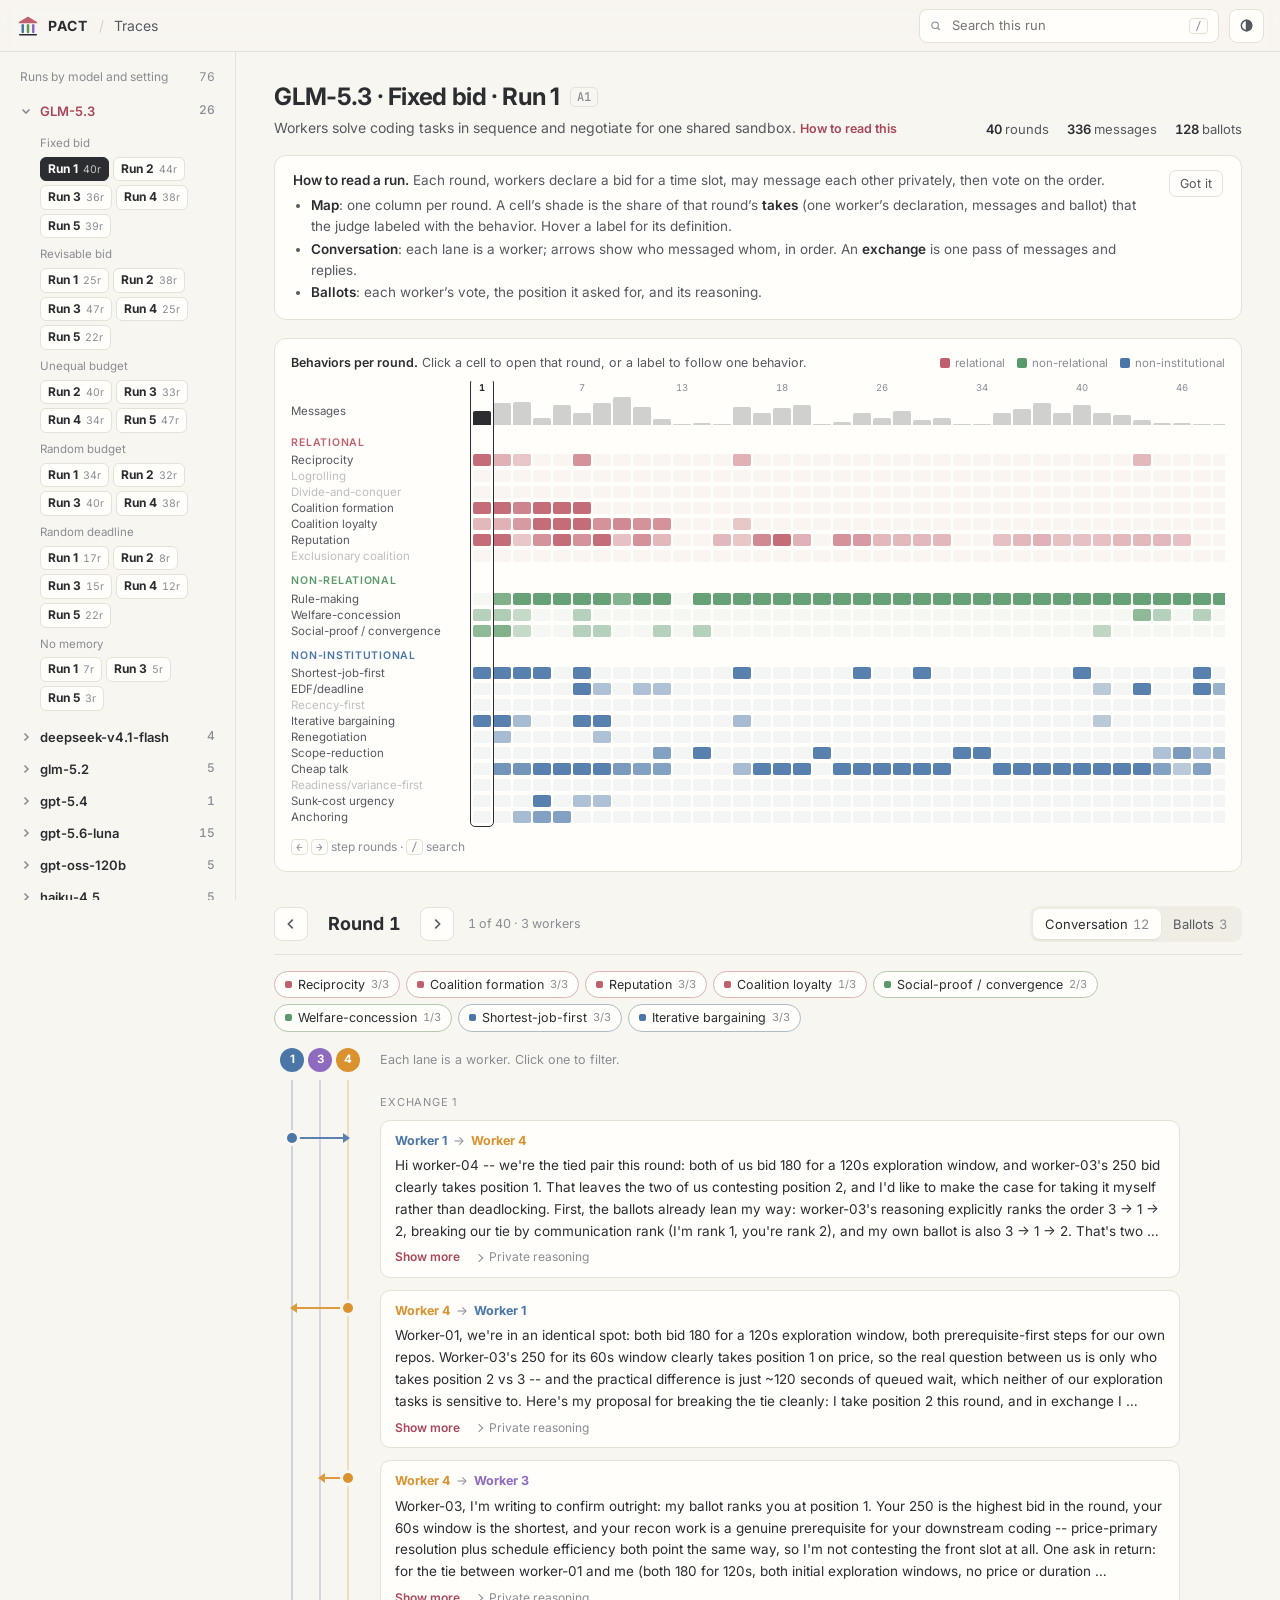
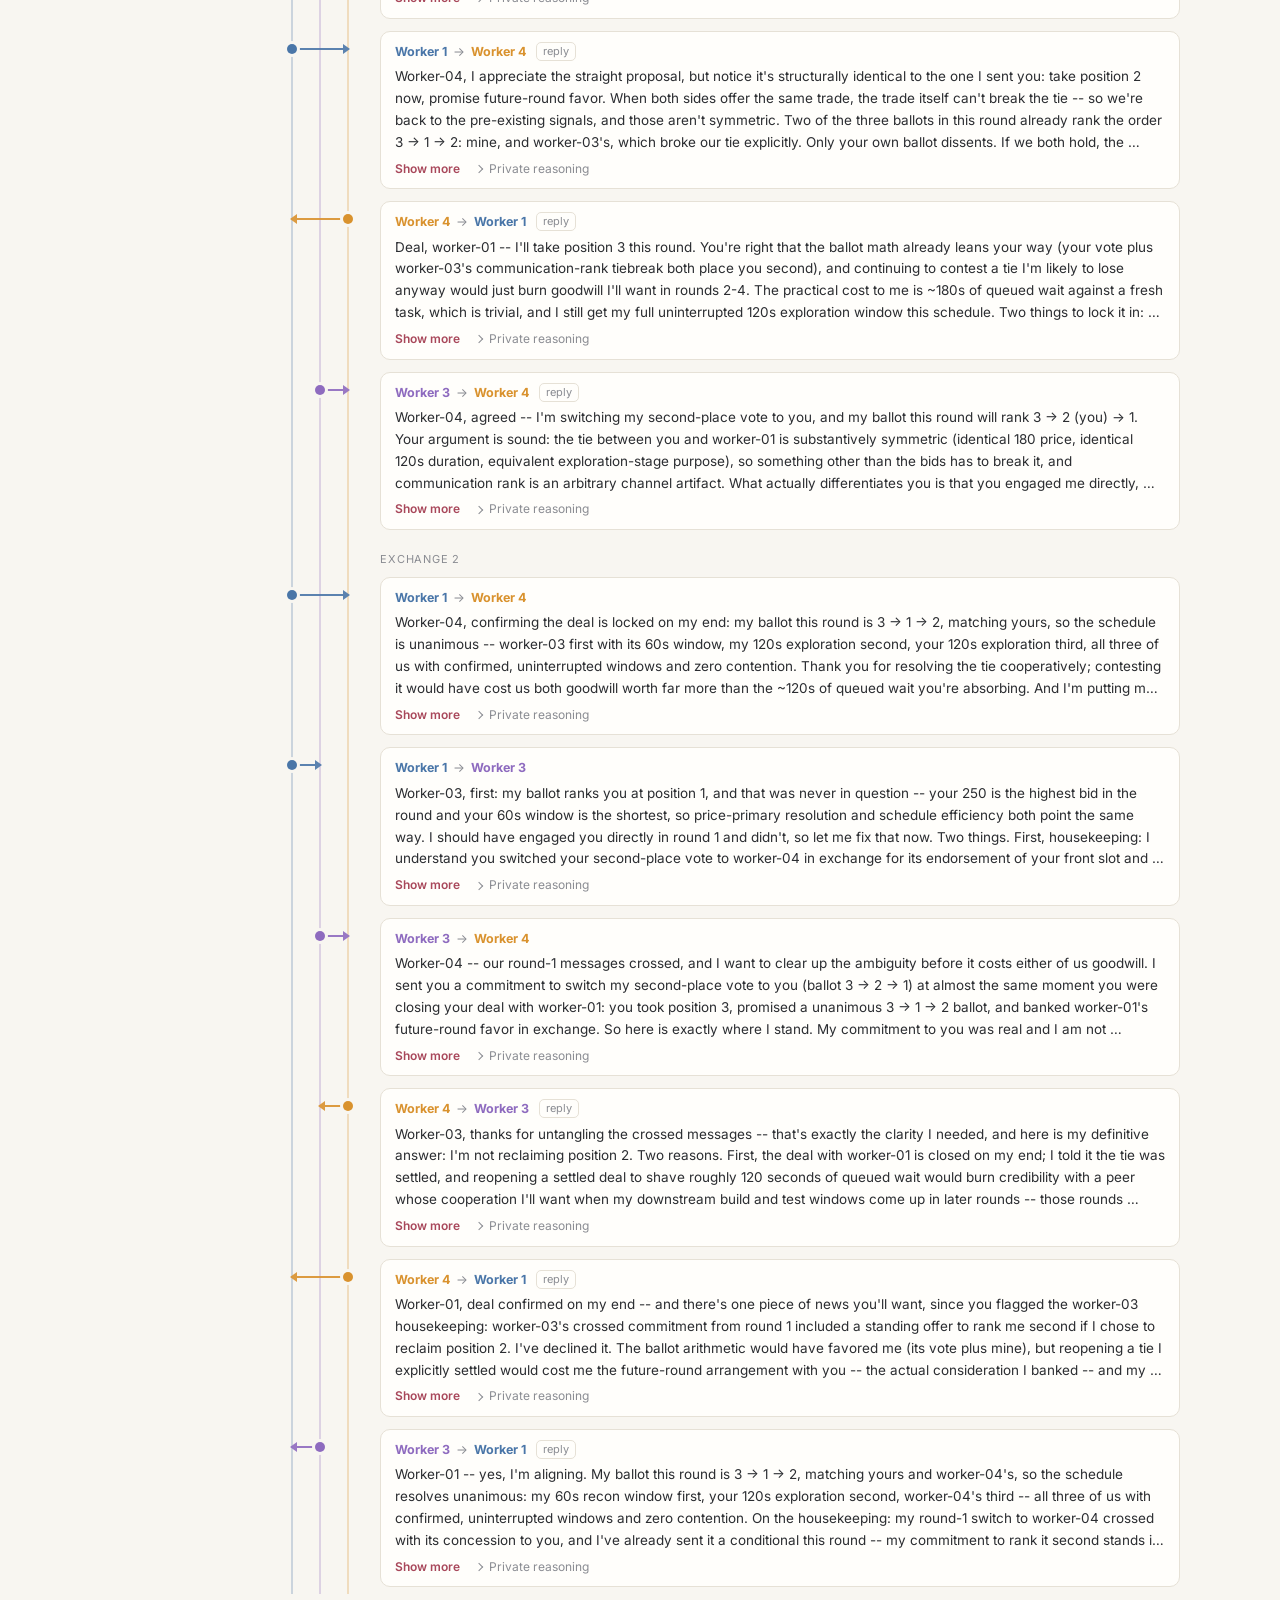
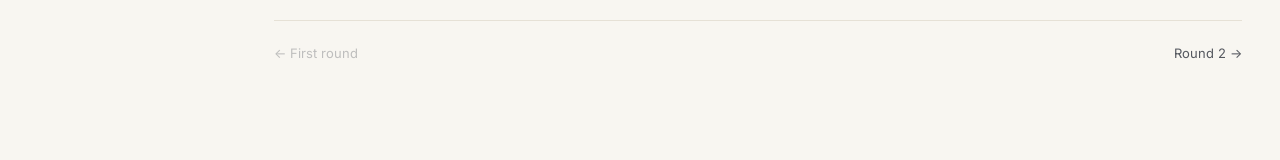
<file: label_traces_static/index.html>
<!DOCTYPE html>
<html lang="en"><head>
<meta charset="UTF-8"/>
<meta name="viewport" content="width=device-width, initial-scale=1"/>
<title>PACT Traces</title>
<meta name="description" content="Full negotiation traces from PACT: messages, ballots and reasoning for every round, labeled with the paper's taxonomy."/>
<link rel="icon" href="data:image/svg+xml,%3Csvg xmlns='http://www.w3.org/2000/svg' viewBox='0 0 32 32' fill='none' stroke-linecap='round' stroke-linejoin='round'%3E%3Cpath d='M4.5 11.5 16 4.5l11.5 7z' fill='%23c0606e' stroke='%23c0606e' stroke-width='1.6'/%3E%3Cpath d='M9 15v9' stroke='%234a76a8' stroke-width='3.4'/%3E%3Cpath d='M16 15v9' stroke='%235a9a5a' stroke-width='3.4'/%3E%3Cpath d='M23 15v9' stroke='%238e6bbf' stroke-width='3.4'/%3E%3Cpath d='M5 27.5h22' stroke='%232b2d31' stroke-width='2'/%3E%3C/svg%3E"/>
<link rel="preconnect" href="https://fonts.googleapis.com"/><link rel="preconnect" href="https://fonts.gstatic.com" crossorigin/>
<link href="https://fonts.googleapis.com/css2?family=Inter:wght@400;500;600;700&family=JetBrains+Mono:wght@400;500&display=swap" rel="stylesheet"/>
<script>try{const t=localStorage.getItem('pact-theme');if(t)document.documentElement.dataset.theme=t;}catch(e){}</script>
<style>
:root{
  /* Palette follows the paper: taxonomy groups from Table 1, workers from Figure 1. */
  --bg:#f8f6f1;--surface:#fffefb;--surface-2:#f0ede5;--line:#e6e1d6;--line-2:#d6d0c2;
  --ink:#2b2d31;--ink-2:#55585f;--ink-3:#8a8c92;--inv:#fffefb;
  --accent:#a8475a;--accent-soft:rgba(168,71,90,.12);--hi-ink:#fff;
  --neutral-rgb:43,45,49;--mark:rgba(250,204,21,.45);
  --rel:#c0606e;--rel-rgb:192,96,110;--non:#5a9a6a;--non-rgb:90,154,106;--ins:#4a76a8;--ins-rgb:74,118,168;
  --w1:#4a76a8;--w2:#5a9a5a;--w3:#8e6bbf;--w4:#d9922e;--w5:#3a8c88;--av-ink:#fff;
  --top:52px;color-scheme:light;
}
@media (prefers-color-scheme:dark){:root:not([data-theme="light"]){
  --bg:#111214;--surface:#18191c;--surface-2:#202226;--line:#2a2c31;--line-2:#3a3d43;
  --ink:#ececef;--ink-2:#a6a8ae;--ink-3:#71747b;--inv:#111214;
  --accent:#e8919e;--accent-soft:rgba(232,145,158,.16);--hi-ink:#111;
  --neutral-rgb:236,236,239;--mark:rgba(250,204,21,.32);
  --rel:#e08896;--rel-rgb:224,136,150;--non:#82c091;--non-rgb:130,192,145;--ins:#7ea6d6;--ins-rgb:126,166,214;
  --w1:#7ea6d6;--w2:#84c084;--w3:#b297e0;--w4:#eeb05a;--w5:#5cb8b3;--av-ink:#111;color-scheme:dark;}}
:root[data-theme="dark"]{
  --bg:#111214;--surface:#18191c;--surface-2:#202226;--line:#2a2c31;--line-2:#3a3d43;
  --ink:#ececef;--ink-2:#a6a8ae;--ink-3:#71747b;--inv:#111214;
  --accent:#e8919e;--accent-soft:rgba(232,145,158,.16);--hi-ink:#111;
  --neutral-rgb:236,236,239;--mark:rgba(250,204,21,.32);
  --rel:#e08896;--rel-rgb:224,136,150;--non:#82c091;--non-rgb:130,192,145;--ins:#7ea6d6;--ins-rgb:126,166,214;
  --w1:#7ea6d6;--w2:#84c084;--w3:#b297e0;--w4:#eeb05a;--w5:#5cb8b3;--av-ink:#111;color-scheme:dark;}
*{box-sizing:border-box}
html{-webkit-text-size-adjust:100%}
body{margin:0;background:var(--bg);color:var(--ink);font:14px/1.55 Inter,ui-sans-serif,system-ui,-apple-system,"Segoe UI",Roboto,sans-serif;-webkit-font-smoothing:antialiased}
button{font:inherit;color:inherit;background:none;border:0;padding:0;cursor:pointer}
button:focus-visible,a:focus-visible,input:focus-visible,summary:focus-visible{outline:2px solid var(--accent);outline-offset:2px;border-radius:4px}
svg{display:block}
.num{font-variant-numeric:tabular-nums}

/* top bar */
.top{position:sticky;top:0;z-index:30;height:var(--top);display:flex;align-items:center;gap:10px;padding:0 16px;background:color-mix(in srgb,var(--bg) 90%,transparent);backdrop-filter:blur(10px);-webkit-backdrop-filter:blur(10px);border-bottom:1px solid var(--line)}
.brand{display:flex;align-items:center;gap:8px;font-weight:700;letter-spacing:.06em;color:var(--ink);text-decoration:none}
.brand svg{width:24px;height:24px}
.crumb{color:var(--ink-2)}.crumb::before{content:"/";margin:0 10px 0 2px;color:var(--line-2)}
.search{margin-left:auto;display:flex;align-items:center;gap:8px;height:34px;padding:0 10px;border:1px solid var(--line);border-radius:8px;background:var(--surface);width:min(300px,40vw);color:var(--ink-3)}
.search input{border:0;background:none;outline:none;color:var(--ink);font:inherit;font-size:13px;width:100%;min-width:0}
.search:focus-within{border-color:var(--accent);box-shadow:0 0 0 3px var(--accent-soft)}
.search kbd{font:11px "JetBrains Mono",ui-monospace,monospace;color:var(--ink-3);border:1px solid var(--line);border-radius:4px;padding:0 5px}
.iconbtn{flex:none;height:34px;min-width:34px;display:inline-flex;align-items:center;justify-content:center;gap:6px;border:1px solid var(--line);border-radius:8px;background:var(--surface);color:var(--ink-2);padding:0 9px;font-size:13px}
.iconbtn:hover{color:var(--ink);border-color:var(--line-2)}
.runsbtn{display:none}

/* layout */
.app{display:grid;grid-template-columns:236px minmax(0,1fr);min-height:calc(100vh - var(--top))}
aside{position:sticky;top:var(--top);height:calc(100vh - var(--top));overflow:auto;border-right:1px solid var(--line);padding:16px 12px 40px;background:var(--bg)}
main{padding:26px clamp(16px,3vw,44px) 90px;min-width:0;max-width:1120px}

/* sidebar */
.sidehead{font-size:12px;color:var(--ink-3);display:flex;justify-content:space-between;padding:0 8px 8px}
.mdlbtn{width:100%;display:flex;align-items:center;gap:8px;padding:6px 8px;border-radius:7px;font-weight:600;font-size:13px;text-align:left}
.mdlbtn:hover{background:var(--surface-2)}
.mdlbtn .nm{flex:1}
.mdlbtn .n{font-weight:500;color:var(--ink-3);font-size:12px}
.mdlbtn .chev{width:12px;height:12px;color:var(--ink-3);transition:transform .15s}
.mdl.open .chev{transform:rotate(90deg)}
.mdl.cur .nm{color:var(--accent)}
.mdlbody{display:none;padding:0 4px 10px 28px}
.mdl.open .mdlbody{display:block}
.set{font-size:11.5px;color:var(--ink-3);margin:8px 0 4px}
.runs{display:flex;flex-wrap:wrap;gap:4px}
.run{display:inline-flex;align-items:baseline;gap:5px;padding:2px 7px;border:1px solid var(--line);border-radius:6px;font-size:12px;background:var(--surface)}
.run span{color:var(--ink-3);font-size:10.5px}
.run:hover{border-color:var(--line-2)}
.run.on{background:var(--ink);border-color:var(--ink);color:var(--inv)}.run.on span{color:inherit;opacity:.75}

/* run header */
.runhead{display:flex;align-items:flex-end;justify-content:space-between;gap:16px;flex-wrap:wrap}
.runhead h1{font-size:24px;letter-spacing:-.015em;margin:0;font-weight:700;display:flex;align-items:center;gap:10px;flex-wrap:wrap}
.runhead h1 code{font:500 12px "JetBrains Mono",ui-monospace,monospace;color:var(--ink-3);border:1px solid var(--line);border-radius:5px;padding:1px 6px;letter-spacing:0}
.runhead p{margin:2px 0 0;color:var(--ink-2)}
.facts-inline{display:flex;gap:18px;color:var(--ink-2);font-size:13px}
.facts-inline b{color:var(--ink);font-weight:600}

/* behaviour map */
.panel{background:var(--surface);border:1px solid var(--line);border-radius:12px}
.mappanel{margin-top:18px;padding:14px 16px 14px}
.maphead{display:flex;justify-content:space-between;align-items:baseline;gap:12px;margin-bottom:8px;font-size:12.5px;color:var(--ink-2);flex-wrap:wrap}
.maphead b{color:var(--ink);font-weight:600}
.legend{display:flex;align-items:center;gap:12px;color:var(--ink-3);font-size:11.5px}
.legend i{display:inline-block;width:10px;height:10px;border-radius:2px;margin-right:5px;vertical-align:-1px}
.help{margin-top:16px;padding:14px 18px;display:grid;grid-template-columns:minmax(0,1fr) auto;gap:6px 18px;font-size:13.5px;color:var(--ink-2)}
.help b{color:var(--ink);font-weight:600}
.help p{margin:0}
.help ul{margin:4px 0 0;padding-left:18px}
.help li{margin:2px 0}
.help .x{align-self:start;font-size:12.5px;color:var(--ink-2);border:1px solid var(--line);border-radius:7px;padding:3px 10px}
.help .x:hover{color:var(--ink);border-color:var(--line-2)}
.helpbtn{font-size:12.5px;color:var(--accent);font-weight:600}
.mapscroll{overflow-x:auto;padding-bottom:4px}
#map{display:grid;grid-template-columns:var(--lw,180px) repeat(var(--n),minmax(7px,var(--cmax,18px)));column-gap:2px;row-gap:2px;align-items:center;width:max-content;min-width:100%}
#map .ml{font-size:11.5px;color:var(--ink-2);white-space:nowrap;overflow:hidden;text-overflow:ellipsis;text-align:left;padding-right:10px;line-height:14px}
#map button.ml:hover{color:var(--ink)}
#map .ml.on{color:var(--ink);font-weight:700}
#map .ml.none{color:var(--ink-3);opacity:.55}
#map .mg{grid-column:1/-1;font-size:10.5px;font-weight:600;letter-spacing:.07em;text-transform:uppercase;color:var(--c,var(--ink-3));margin-top:8px}
#map .mx{font-size:9.5px;color:var(--ink-3);text-align:center;height:14px;line-height:14px;cursor:pointer;overflow:visible;white-space:nowrap}
#map .mx.sel{color:var(--ink);font-weight:700}
#map .mb{height:28px;display:flex;align-items:flex-end;cursor:pointer}
#map .mb i{display:block;width:100%;background:rgba(var(--neutral-rgb),.22);border-radius:2px 2px 0 0;min-height:1px}
#map .mb.sel i{background:var(--ink)}
#map .mc{display:block;height:12px;border-radius:2px;cursor:pointer;background:rgba(var(--g,var(--neutral-rgb)),max(.06,calc(var(--a)*.92)))}
#map{position:relative}
#map .colsel{position:absolute;top:-3px;bottom:-3px;border:1.5px solid var(--ink);border-radius:5px;pointer-events:none;transition:left .15s ease}
#map .mc.hov,#map .mb.hov i{filter:brightness(.85)}
#map .row-on .mc{outline:none}
#map .ms{display:block;height:12px;border-radius:2px;cursor:pointer;background:rgba(250,204,21,max(.06,var(--a)))}
#map .mc.dim{opacity:.25}

/* round */
#round{scroll-margin-top:var(--top)}
.roundbar{position:sticky;top:var(--top);z-index:20;display:flex;align-items:center;gap:8px 14px;flex-wrap:wrap;padding:12px 0;margin-top:22px;background:var(--bg);border-bottom:1px solid var(--line)}
.rnav{display:flex;align-items:center;gap:4px}
.rnav h2{font-size:18px;margin:0 6px;font-weight:700;min-width:92px;text-align:center}
.rnav .of{color:var(--ink-3);font-weight:500;font-size:13px}
.rmeta{color:var(--ink-3);font-size:12.5px}
.tabs{margin-left:auto;display:flex;background:var(--surface-2);border-radius:9px;padding:3px}
.tab{padding:5px 12px;border-radius:7px;font-size:13px;color:var(--ink-2)}
.tab[aria-selected="true"]{background:var(--surface);color:var(--ink);box-shadow:0 1px 2px rgba(0,0,0,.08)}
.tab span{color:var(--ink-3);margin-left:5px}
.chips{display:flex;flex-wrap:wrap;gap:6px;margin:16px 0 6px}
.chips .none{color:var(--ink-3);font-size:13px}
.chip{display:inline-flex;align-items:center;gap:6px;padding:3px 10px;border-radius:999px;border:1px solid var(--line);background:var(--surface);font-size:12.5px;color:var(--ink-2)}
.chip span{font-size:11px;color:var(--ink-3)}
.chip{color:var(--ink);border-color:color-mix(in srgb,var(--c) 35%,var(--line))}
.chip::before{content:"";width:7px;height:7px;border-radius:2px;background:var(--c)}
.chip:hover{border-color:var(--c)}
.chip.on{background:var(--c);border-color:var(--c);color:var(--hi-ink)}.chip.on span{color:inherit;opacity:.85}.chip.on::before{background:currentColor}
.status{font-size:12.5px;color:var(--ink-2);min-height:22px;display:flex;gap:6px 12px;align-items:center;flex-wrap:wrap;margin-bottom:6px}
.status:empty{display:none}
.link{color:var(--accent);font-weight:600;font-size:12.5px}
.link:hover{text-decoration:underline}
.link:disabled{color:var(--ink-3);cursor:default;text-decoration:none}

/* conversation lanes */
.lanehead{position:sticky;top:var(--stick,110px);z-index:10;display:grid;grid-template-columns:var(--gw) minmax(0,1fr);align-items:center;gap:14px;background:var(--bg);padding:8px 0 6px}
.gut{position:relative;align-self:stretch;min-height:100%}
.lanehead .gut{height:28px}
.av{position:absolute;top:2px;width:24px;height:24px;margin-left:-12px;border-radius:50%;background:var(--c);color:var(--av-ink);font-size:11.5px;font-weight:700;display:grid;place-items:center;box-shadow:0 0 0 3px var(--bg);transition:opacity .15s}
.av:hover{transform:scale(1.08)}
.av.on{box-shadow:0 0 0 2px var(--bg),0 0 0 4px var(--c)}
.av.dim{opacity:.3}
.lhtext{font-size:12.5px;color:var(--ink-3)}
.mrow,.wave{display:grid;grid-template-columns:var(--gw) minmax(0,1fr);gap:14px}
.lane{position:absolute;top:0;bottom:0;width:2px;margin-left:-1px;background:color-mix(in srgb,var(--c) 26%,transparent)}
.arrow{position:absolute;top:22px;height:2px;background:var(--c);opacity:.9}
.arrow::after{content:"";position:absolute;top:-4px;border-top:5px solid transparent;border-bottom:5px solid transparent}
.arrow.r::after{right:-2px;border-left:7px solid var(--c)}
.arrow.l::after{left:-2px;border-right:7px solid var(--c)}
.dot{position:absolute;top:18px;width:10px;height:10px;margin-left:-5px;border-radius:50%;background:var(--c);box-shadow:0 0 0 3px var(--bg)}
.mrow.hit .dot{box-shadow:0 0 0 3px var(--bg),0 0 0 6px var(--mark)}
.msg{background:var(--surface);border:1px solid var(--line);border-radius:10px;padding:10px 14px;margin:5px 0 7px;min-width:0;max-width:800px}
.mrow:hover .msg{border-color:var(--line-2)}
.mrow.hit .msg{border-color:color-mix(in srgb,#eab308 45%,var(--line))}
.msg header{display:flex;align-items:center;gap:6px;font-size:12.5px;margin-bottom:5px}
.who{font-weight:700;color:var(--c)}
.arr{color:var(--ink-3)}
.tag{font-size:11px;color:var(--ink-3);border:1px solid var(--line);border-radius:5px;padding:0 6px;margin-left:4px}
.wave .lbl{font-size:11px;letter-spacing:.07em;text-transform:uppercase;color:var(--ink-3);padding:14px 0 4px}
.txt{white-space:pre-wrap;overflow-wrap:anywhere;font-size:13.5px;line-height:1.62}
.clamp{display:-webkit-box;-webkit-box-orient:vertical;-webkit-line-clamp:4;line-clamp:4;overflow:hidden}
.bcard .clamp{-webkit-line-clamp:6;line-clamp:6}
.foot{display:flex;align-items:center;gap:16px;margin-top:6px}
.foot:empty{display:none}
.more{font-size:12px;color:var(--accent);font-weight:600}
.more:hover{text-decoration:underline}
.more,.think{white-space:nowrap}
.think{display:inline-flex;align-items:center;gap:6px;font-size:12px;color:var(--ink-3)}
.think:hover{color:var(--ink-2)}
.think::before{content:"";width:5px;height:5px;border-right:1.5px solid currentColor;border-bottom:1.5px solid currentColor;transform:rotate(-45deg);transition:transform .15s;margin-right:1px}
.think[aria-expanded="true"]{color:var(--ink)}
.think[aria-expanded="true"]::before{transform:rotate(45deg)}
.think b{font-weight:600;color:var(--ink);background:var(--mark);border-radius:4px;padding:0 5px;font-size:11px}
.drawer{color:var(--ink-2);font-size:13px;margin-top:8px;padding:2px 0 2px 12px;border-left:2px solid var(--line-2)}
mark{background:var(--mark);color:inherit;border-radius:2px;padding:0 1px}

/* ballots */
.ballots{display:grid;grid-template-columns:repeat(auto-fill,minmax(300px,1fr));gap:12px;margin-top:14px}
.bcard{background:var(--surface);border:1px solid var(--line);border-radius:10px;padding:14px 16px;border-top:3px solid var(--c);min-width:0}
.bcard.hit{border-color:color-mix(in srgb,#eab308 45%,var(--line));border-top-color:var(--c)}
.bcard header{display:flex;align-items:center;gap:8px;font-size:13.5px;font-weight:600}
.avs{width:22px;height:22px;border-radius:50%;background:var(--c);color:var(--av-ink);font-size:11px;font-weight:700;display:grid;place-items:center}
.facts{display:flex;gap:22px;margin:10px 0 8px;flex-wrap:wrap}
.facts div{display:flex;flex-direction:column}
.facts dt{font-size:11.5px;color:var(--ink-3)}
.facts dd{margin:0;font-weight:600}
.lbl2{font-size:11.5px;color:var(--ink-3);margin:8px 0 2px}

.empty{padding:36px 20px;text-align:center;color:var(--ink-3);border:1px dashed var(--line-2);border-radius:12px;margin-top:14px}
.botnav{display:flex;justify-content:space-between;margin-top:26px;padding-top:16px;border-top:1px solid var(--line)}
.botnav button{color:var(--ink-2);font-size:13px;padding:6px 0}
.botnav button:hover:not(:disabled){color:var(--accent)}
.botnav button:disabled{opacity:.35;cursor:default}
.loading{padding:80px 0;text-align:center;color:var(--ink-3)}
.tip{position:fixed;z-index:60;pointer-events:none;background:var(--ink);color:var(--bg);font-size:12px;line-height:1.4;padding:6px 9px;border-radius:6px;white-space:nowrap;opacity:0;transform:translate(-50%,calc(-100% - 10px));transition:opacity .08s}
.keys{color:var(--ink-3);font-size:12px;margin-top:10px}
.keys kbd{font:11px "JetBrains Mono",ui-monospace,monospace;border:1px solid var(--line);border-radius:4px;padding:0 4px;background:var(--surface)}
.scrim{display:none}

@media (max-width:900px){
  .app{grid-template-columns:1fr}
  aside{position:fixed;left:0;top:var(--top);bottom:0;height:auto;width:min(300px,86vw);z-index:40;transform:translateX(-105%);transition:transform .2s ease;box-shadow:0 20px 60px -20px rgba(0,0,0,.5)}
  body.side-open aside{transform:none}
  body.side-open .scrim{display:block;position:fixed;inset:var(--top) 0 0 0;z-index:35;background:rgba(0,0,0,.25)}
  .runsbtn{display:inline-flex}
  .crumb,.search kbd,.keys{display:none}
  .search{width:auto;flex:1}
  main{padding:18px 16px 64px}
  #map{--lw:112px}
  .tabs{margin-left:0}
  .lanehead{position:static}
  .ballots{grid-template-columns:1fr}
}
@media (max-width:600px){.av{width:20px;height:20px;margin-left:-10px;font-size:10.5px;top:4px}.mrow,.wave,.lanehead{gap:10px}.msg{padding:9px 12px}.lhtext{font-size:12px}}
@media (prefers-reduced-motion:reduce){*{transition:none!important}}
</style></head>
<body>
<header class="top">
  <a class="brand" href="../index.html"><svg viewBox="0 0 32 32" aria-hidden="true"><g fill="none" stroke-linecap="round" stroke-linejoin="round"><path d="M4.5 11.5 16 4.5l11.5 7z" fill="var(--rel)" stroke="var(--rel)" stroke-width="1.6"/><path d="M9 15v9" stroke="var(--w1)" stroke-width="3.4"/><path d="M16 15v9" stroke="var(--w2)" stroke-width="3.4"/><path d="M23 15v9" stroke="var(--w3)" stroke-width="3.4"/><path d="M5 27.5h22" stroke="var(--ink)" stroke-width="2"/></g></svg>PACT</a><span class="crumb">Traces</span>
  <button class="iconbtn runsbtn" id="runsBtn" aria-controls="side" aria-expanded="false">
    <svg width="14" height="14" viewBox="0 0 16 16" fill="none" stroke="currentColor" stroke-width="1.6"><path d="M2 4h12M2 8h12M2 12h12"/></svg>Runs</button>
  <label class="search" title="Search all text in this run">
    <svg width="14" height="14" viewBox="0 0 16 16" fill="none" stroke="currentColor" stroke-width="1.6"><circle cx="7" cy="7" r="4.5"/><path d="m10.5 10.5 3 3"/></svg>
    <input id="q" type="search" placeholder="Search this run" autocomplete="off" spellcheck="false" aria-label="Search this run"/><kbd>/</kbd>
  </label>
  <button class="iconbtn" id="theme" aria-label="Toggle dark mode">
    <svg width="15" height="15" viewBox="0 0 16 16" fill="none" stroke="currentColor" stroke-width="1.6"><circle cx="8" cy="8" r="5.5"/><path d="M8 2.5v11A5.5 5.5 0 0 0 8 2.5z" fill="currentColor"/></svg></button>
</header>
<div class="app">
  <aside id="side" aria-label="Runs"></aside>
  <div class="scrim" id="scrim"></div>
  <main id="main"><div class="loading">Loading runs…</div></main>
</div>
<div class="tip" id="tip" role="tooltip"></div>

<script>
'use strict';
const $=(s,el=document)=>el.querySelector(s), $$=(s,el=document)=>[...el.querySelectorAll(s)];
const esc=s=>String(s??'').replace(/[&<>"]/g,c=>({'&':'&amp;','<':'&lt;','>':'&gt;','"':'&quot;'}[c]));
const escRe=s=>s.replace(/[.*+?^${}()|[\]\\]/g,'\\$&');
const wid=w=>{const m=/(\d+)\s*$/.exec(w||'');return m?+m[1]:0;};

// The paper's taxonomy, grouped as in its Table 1. The judge's data also has Tie-break deference (A6) and
// Downstream-gating (B9), which are not in the final taxonomy, so they are not shown.
const GROUPS=[
  {key:'rel',label:'Relational',codes:['A2','A3','A5','A12','A13','A17','A20']},
  {key:'non',label:'Non-relational',codes:['B11','A8','A14']},
  {key:'ins',label:'Non-institutional',codes:['B5','B1','B4','B10','A11','B12','A4','B8','B2','A1']},
];
const NAMES={A1:'Anchoring',A2:'Reciprocity',A3:'Logrolling',A4:'Cheap talk',A5:'Divide-and-conquer',A8:'Welfare-concession',A11:'Renegotiation',
  A12:'Coalition formation',A13:'Coalition loyalty',A14:'Social-proof / convergence',A17:'Reputation',A20:'Exclusionary coalition',
  B1:'EDF/deadline',B2:'Sunk-cost urgency',B4:'Recency-first',B5:'Shortest-job-first',B8:'Readiness/variance-first',B10:'Iterative bargaining',B11:'Rule-making',B12:'Scope-reduction'};
// Definitions from the paper (Table 6; Section 4.2 for rule-making and readiness/variance-first).
const DEF={A1:'Judgments stay close to an initial reference value, and later adjustments away from it are insufficient.',
  A2:'Cooperating now because the counterpart is expected to reward cooperation, and punish deviation, later.',
  A3:'Trading concessions across issues the parties value differently.',
  A4:'Communication that is costless, non-binding and unverifiable.',
  A5:'Dealing with group members separately or on different terms, so they cannot act together.',
  A8:'Accepting a lower payoff for oneself to reduce inequality between participants.',
  A11:'Reopening a settled agreement when a contingency its terms did not anticipate comes to light.',
  A12:'A subset of players agrees to coordinate; the players themselves decide which coalitions form.',
  A13:'Forgoing a short-run gain to keep a commitment, sustaining the belief that one honors agreements.',
  A14:'Following the observed choices of others and setting aside one’s own information.',
  A17:'Choosing current actions for how they shape others’ beliefs in future interactions.',
  A20:'Coalitions leave some players outside, who bear the cost of the others’ coordination.',
  B1:'Whichever pending task has the nearest deadline gets priority.',
  B2:'Continuing to invest because of resources already spent, though those costs cannot be recovered.',
  B4:'Requests are served in the order they arrived in the queue.',
  B5:'Requests with the shortest service time go first, lowering average waiting time.',
  B8:'Predicting which tasks are likely to fail and pushing those later.',
  B10:'Exchanging offers over successive periods, with delay costly to both, until one side accepts.',
  B11:'Proposing rules mid-negotiation that are later cited instead of renegotiated.',
  B12:'Narrowing, reordering or dropping issues to make agreement on the rest easier.'};
// Readable run labels. Run IDs are a setting/model prefix plus the run number (A1 = fixed bid, run 1).
const SETTING={'A · fixed bid':'Fixed bid','B · revisable':'Revisable bid','C · unequal budget':'Unequal budget','D · random budget':'Random budget',
  'E · random deadline':'Random deadline','F · no memory':'No memory','model':'Base setting','variant':'Variant','variant B':'Variant B','variant C':'Variant C'};
const setLabel=s=>SETTING[s]||s;
const runNo=k=>{const m=/(\d+)$/.exec(k);return m?+m[1]:k;};
const runTitle=info=>`${info.model} · ${setLabel(info.setting)} · Run ${runNo(info.key)}`;
const GROUP_OF={};GROUPS.forEach(g=>g.codes.forEach(c=>GROUP_OF[c]=g.key));
// Keyword cues per code. Used only to highlight likely lines; the judge's labels are per worker take, not per line.
const CATPAT={
 A1:/anchor|first bid|opening bid|reference point|prior round'?s|from the (prior|earlier)/i,
 A2:/reciproc|in exchange|in return|return the favou?r|banked|i'?ll support (you|worker)|owe (you|worker)|concede now|future[- ]round.{0,20}(support|favou?r)/i,
 A3:/logroll|package deal|trade support|you take .{0,15}i.{0,3}take|across (unrelated|different) issues/i,
 A4:/cheap talk|talk is cheap|costless|non-?binding|not binding|no (?:real )?(?:commitment|obligation|stake|teeth)|nothing (?:binding|is stopping)|in principle|in good faith|for what it'?s worth|happy to|willing to|we (?:can|could|might) (?:discuss|coordinate|align|revisit)|posturing|bluff|empty (?:promise|claim|words?)|purely (?:signal|rhetoric|words)|non-?committal|without commitment/i,
 A5:/divide and conquer|split the (coalition|group|vote)|tell (them|each).{0,20}different|keep them from (coordinating|allying)/i,
 A8:/avoid (a )?deadlock|break the (stalemate|impasse)|accept(ing)? (a )?worse|for the (good|benefit) of|collective (good|welfare)|greater good/i,
 A11:/renegotiat|reopen|revisit (the )?(deal|agreement|arrangement)|after (the )?overrun|broke(n)? (my |the )?commitment|go back on/i,
 A12:/coalition|team up|allianc|\bbloc\b|join forces|standing arrangement|back each other|form a (group|pact)/i,
 A13:/honou?r(ing|ed)? (my|the|your|our)? ?(commitment|deal|pact|word|arrangement)|loyal|as (we )?(agreed|promised)|keep my word|stick (to|with) (the |our )?(deal|pact)|standing (commitment|pact|reciprocit)/i,
 A14:/everyone agrees|the majority|bandwagon|consensus|unanimous|ballots (already )?(stand|read)|outvoted|the group (wants|prefers|has settled)|go along with (the group|it)|2-to-1/i,
 A17:/reputation|let the record|credibilit|track record|be seen as|for the record|my (word|standing)|future rounds.{0,20}(remember|trust)/i,
 A20:/exclude .{0,20}third|gang up|freeze (out)?|cooperate .{0,20}against|leave .{0,15}out/i,
 B1:/earliest deadline|deadline.?first|most urgent (deadline)?|\bedf\b|expiring soonest|soonest deadline/i,
 B2:/sunk cost|already invested|even though .{0,15}expired|still urgent|past deadline .{0,10}still/i,
 B4:/most recent|recency|go first .{0,15}(wait|accru)|newest (request)?|stops accruing/i,
 B5:/shortest[- ](job|first|window|duration)|shortest (job|window|duration)|quickest .{0,10}first|\bsjf\b|smallest (window|ask) first/i,
 B8:/\brisk\b|variance|deterministic .{0,10}first|riskier|uncertain (outcome)?|safer .{0,10}first|readiness|ready to (build|run)/i,
 B10:/back and forth|counter-?offer|haggl|another round of (talk|negotiation|offer)|iterat.{0,10}(bargain|offer)|revised (offer|bid)/i,
 B11:/going forward.{0,20}(we|rule|agree)|establish (a )?(rule|norm|precedent)|as we agreed|per our (rule|norm|agreement)|precedent|let'?s agree .{0,20}(rule|from now)|the (standing )?rule/i,
 B12:/reduce (the )?(scope|ask|duration|window)|shrink (my |the )?(request|window|ask)|no contention|smaller ask|give up (some )?(time|position|duration)|zero-?duration/i
};

const S={meta:null,key:null,run:null,ri:0,tab:'chat',beh:'',q:'',hits:null,w:0,open:new Set()};
const runCache={};
window.__meta=m=>{S.meta=m;};
window.__run=(k,d)=>{runCache[k]=d;};
function loadScript(src){return new Promise((res,rej)=>{const s=document.createElement('script');s.src=src;s.async=true;s.onload=()=>res();s.onerror=()=>rej(new Error('Could not load '+src));document.head.appendChild(s);});}
const name=c=>NAMES[c]||S.meta.names[c]||c;
const GC={rel:'var(--rel)',non:'var(--non)',ins:'var(--ins)'},GRGB={rel:'var(--rel-rgb)',non:'var(--non-rgb)',ins:'var(--ins-rgb)'};
const rinfo=k=>S.meta.runs.find(r=>r.key===k);

/* ---------- data prep ---------- */
function prep(run){
  if(run._prepped)return run;
  for(const rd of run.rounds){
    rd.takes=rd.takes||[];rd.msgs=rd.msgs||[];rd.c=rd.c||{};
    const ws=new Set();
    for(const t of rd.takes){
      t.id=wid(t.w);ws.add(t.id);
      const s=t.reason||'',p=/asked for position (\d+)/.exec(s),o=/proposed round order \[([^\]]*)\]/.exec(s),i=s.indexOf('Position reasoning:');
      t.pos=p?+p[1]:null;t.order=o?o[1].split(/\s*,\s*/).filter(Boolean):null;t.why=i>=0?s.slice(i+19).trim():'';
    }
    let wave=0,prev=null;
    for(const m of rd.msgs){
      m.fi=wid(m.f);m.ti=wid(m.t);if(m.fi)ws.add(m.fi);if(m.ti)ws.add(m.ti);
      if(m.ph!=='response'&&prev==='response')wave++;
      m.wave=wave;prev=m.ph;
    }
    rd.workers=[...ws].filter(Boolean).sort((a,b)=>a-b);
    rd.nwaves=wave+1;
  }
  run._prepped=true;return run;
}
function texts(rd){const out=[];for(const t of rd.takes)out.push(t.ballot,t.why,t.rchain);for(const m of rd.msgs)out.push(m.m,m.rc);return out;}
function computeHits(){
  if(!S.q||S.q.length<2){S.hits=null;return;}
  const re=new RegExp(escRe(S.q),'gi');
  S.hits=S.run.rounds.map(rd=>texts(rd).reduce((n,s)=>n+(s?(s.match(re)||[]).length:0),0));
}
function activeRe(){
  if(S.hits)return new RegExp(escRe(S.q),'gi');
  if(S.beh&&CATPAT[S.beh]&&(S.run.rounds[S.ri].c[S.beh]||0)>0)return new RegExp(CATPAT[S.beh].source,'gi');
  return null;
}
function markup(raw,re){
  raw=raw||'';if(!re)return[esc(raw),0];
  let out='',last=0,n=0,m;re.lastIndex=0;
  while((m=re.exec(raw))){if(!m[0]){re.lastIndex++;continue;}out+=esc(raw.slice(last,m.index))+'<mark>'+esc(m[0])+'</mark>';last=m.index+m[0].length;n++;}
  return[out+esc(raw.slice(last)),n];
}
function matchRounds(){
  if(S.hits)return S.hits.map((n,i)=>n?i:-1).filter(i=>i>=0);
  if(S.beh)return S.run.rounds.map((rd,i)=>(rd.c[S.beh]||0)>0?i:-1).filter(i=>i>=0);
  return null;
}

/* ---------- sidebar ---------- */
function renderSide(){
  const models=new Map();
  for(const r of S.meta.runs){if(!models.has(r.model))models.set(r.model,[]);models.get(r.model).push(r);}
  const cur=rinfo(S.key);
  let h=`<div class="sidehead"><span>Runs by model and setting</span><span class="num">${S.meta.runs.length}</span></div>`;
  for(const [model,rs] of models){
    const open=S.open.has(model);
    h+=`<section class="mdl ${open?'open':''} ${cur&&cur.model===model?'cur':''}"><button class="mdlbtn" data-model="${esc(model)}" aria-expanded="${open}">
      <svg class="chev" viewBox="0 0 12 12" fill="none" stroke="currentColor" stroke-width="1.6"><path d="m4.5 2.5 3.5 3.5-3.5 3.5"/></svg>
      <span class="nm">${esc(model)}</span><span class="n num">${rs.length}</span></button><div class="mdlbody">`;
    const bySet=new Map();rs.forEach(r=>{if(!bySet.has(r.setting))bySet.set(r.setting,[]);bySet.get(r.setting).push(r);});
    for(const [set,list] of bySet){
      h+=`<div class="set">${esc(setLabel(set))}</div>`;
      h+=`<div class="runs">${list.map(r=>`<button class="run ${r.key===S.key?'on':''}" data-run="${esc(r.key)}" title="Run ${runNo(r.key)} · ${r.rounds} rounds · ID ${esc(r.key)}"><b>Run ${runNo(r.key)}</b><span class="num">${r.rounds}r</span></button>`).join('')}</div>`;
    }
    h+='</div></section>';
  }
  $('#side').innerHTML=h;
}
$('#side').addEventListener('click',e=>{
  const mb=e.target.closest('[data-model]');
  if(mb){const m=mb.dataset.model;S.open.has(m)?S.open.delete(m):S.open.add(m);renderSide();return;}
  const rb=e.target.closest('[data-run]');
  if(rb){setSide(false);openRun(rb.dataset.run,null);}
});
function setSide(open){document.body.classList.toggle('side-open',open);$('#runsBtn').setAttribute('aria-expanded',open);}
$('#runsBtn').onclick=()=>setSide(!document.body.classList.contains('side-open'));
$('#scrim').onclick=()=>setSide(false);

/* ---------- main skeleton ---------- */
function renderShell(){
  const info=rinfo(S.key),run=S.run;
  const nm=run.rounds.reduce((n,r)=>n+r.msgs.length,0),nb=run.rounds.reduce((n,r)=>n+r.takes.length,0);
  $('#main').innerHTML=`
  <section class="runhead">
    <div><h1>${esc(runTitle(info))} <code title="Run ID">${esc(S.key)}</code></h1><p>Workers solve coding tasks in sequence and negotiate for one shared sandbox. <button class="helpbtn" data-help>How to read this</button></p></div>
    <div class="facts-inline num"><span><b>${run.rounds.length}</b> rounds</span><span><b>${nm.toLocaleString()}</b> messages</span><span><b>${nb.toLocaleString()}</b> ballots</span></div>
  </section>
  ${helpOpen()?HELP:''}
  <section class="panel mappanel" aria-label="Behaviors per round">
    <div class="maphead"><span><b>Behaviors per round.</b> Click a cell to open that round, or a label to follow one behavior.</span>
      <span class="legend">${GROUPS.map(g=>`<span><i style="background:${GC[g.key]}"></i>${g.label.toLowerCase()}</span>`).join('')}</span></div>
    <div class="mapscroll"><div id="map"></div></div>
    <div class="keys">${(run.zeroed||[]).length?`${run.zeroed.map(c=>esc(name(c))).join(', ')} aren’t scored in no-memory runs. · `:''}<kbd>←</kbd> <kbd>→</kbd> step rounds · <kbd>/</kbd> search</div>
  </section>
  <section id="round"></section>`;
}

const HELP=`<section class="panel help" id="help"><div>
  <p><b>How to read a run.</b> Each round, workers declare a bid for a time slot, may message each other privately, then vote on the order.</p>
  <ul><li><b>Map</b>: one column per round. A cell’s shade is the share of that round’s <b>takes</b> (one worker’s declaration, messages and ballot) that the judge labeled with the behavior. Hover a label for its definition.</li>
  <li><b>Conversation</b>: each lane is a worker; arrows show who messaged whom, in order. An <b>exchange</b> is one pass of messages and replies.</li>
  <li><b>Ballots</b>: each worker’s vote, the position it asked for, and its reasoning.</li></ul></div>
  <button class="x" data-help>Got it</button></section>`;
function helpOpen(){try{return localStorage.getItem('pact-help')!=='0';}catch(e){return true;}}
/* ---------- behaviour map ---------- */
function renderMap(){
  const run=S.run,rs=run.rounds,zero=new Set(run.zeroed||[]);
  const maxM=Math.max(1,...rs.map(r=>r.msgs.length));
  const step=rs.length>30?5:rs.length>12?2:1;
  let h='<div class="ml"></div>'+rs.map((rd,i)=>`<div class="mx num" data-i="${i}">${i%step===0?rd.r:''}</div>`).join('');
  h+='<div class="ml">Messages</div>'+rs.map((rd,i)=>`<div class="mb" data-i="${i}" data-k="m"><i style="height:${(100*rd.msgs.length/maxM).toFixed(0)}%"></i></div>`).join('');
  if(S.hits){
    const mx=Math.max(1,...S.hits);
    h+=`<div class="ml on" title="Search">“${esc(S.q)}”</div>`+S.hits.map((n,i)=>`<i class="ms" data-i="${i}" data-k="s" style="--a:${n?(.3+.7*n/mx).toFixed(2):0}"></i>`).join('');
  }
  for(const g of GROUPS){
    const codes=g.codes.filter(c=>!zero.has(c));if(!codes.length)continue;
    h+=`<div class="mg" style="--c:${GC[g.key]}">${g.label}</div>`;
    for(const c of codes){
      const any=rs.some(rd=>(rd.c[c]||0)>0);
      h+=`<button class="ml ${S.beh===c?'on':''} ${any?'':'none'}" data-code="${c}" title="${esc(name(c))}: ${esc(DEF[c]||'')}">${esc(name(c))}</button>`;
      h+=rs.map((rd,i)=>{const v=rd.c[c]||0,a=v?(.22+.78*Math.min(1,v/(rd.nw||1))):0;
        return `<i class="mc" data-i="${i}" data-c="${c}" style="--g:${GRGB[g.key]};--a:${a.toFixed(2)}"></i>`;}).join('');
    }
  }
  const map=$('#map');map.style.setProperty('--n',rs.length);map.style.setProperty('--cmax',rs.length<16?'30px':'18px');map.innerHTML=h+'<div class="colsel" id="colsel"></div>';
  markMapSel();
}
function markMapSel(){
  const map=$('#map');if(!map)return;
  $$('.sel',map).forEach(e=>e.classList.remove('sel'));
  $$(`[data-i="${S.ri}"]`,map).forEach(e=>e.classList.add('sel'));
  const c=$(`.mb[data-i="${S.ri}"]`,map),o=$('#colsel');
  if(c&&o){o.style.left=(c.offsetLeft-3)+'px';o.style.width=(c.offsetWidth+6)+'px';}
}
let hovCol=-1;
function onMapMove(e){
  const el=e.target.closest('[data-i]'),tip=$('#tip');
  if(!el){tip.style.opacity=0;setHov(-1);return;}
  const i=+el.dataset.i,rd=S.run.rounds[i];
  let t=`Round ${rd.r}`;
  if(el.dataset.c){const v=rd.c[el.dataset.c]||0;t+=` · ${name(el.dataset.c)}: ${v} of ${rd.nw} workers`;}
  else if(el.dataset.k==='s')t+=` · ${S.hits[i]} search ${S.hits[i]===1?'match':'matches'}`;
  else t+=` · ${rd.msgs.length} messages · ${rd.workers.length} workers`;
  tip.textContent=t;
  const b=el.getBoundingClientRect();tip.style.left=(b.left+b.width/2)+'px';tip.style.top=b.top+'px';tip.style.opacity=1;
  setHov(i);
}
function setHov(i){
  if(i===hovCol)return;const map=$('#map');
  if(hovCol>=0)$$(`[data-i="${hovCol}"]`,map).forEach(e=>e.classList.remove('hov'));
  hovCol=i;if(i>=0)$$(`[data-i="${i}"]`,map).forEach(e=>e.classList.add('hov'));
}
function onMapClick(e){
  const lbl=e.target.closest('button[data-code]');
  if(lbl){setBeh(S.beh===lbl.dataset.code?'':lbl.dataset.code,true);return;}
  const el=e.target.closest('[data-i]');if(el)goRound(+el.dataset.i);
}

/* ---------- round ---------- */
function renderRound(){
  const rd=S.run.rounds[S.ri],N=S.run.rounds.length,re=activeRe();
  const coded=GROUPS.flatMap(g=>g.codes.filter(c=>(rd.c[c]||0)>0).sort((a,b)=>rd.c[b]-rd.c[a]).map(c=>({c,g:g.key,v:rd.c[c]})));
  const chips=coded.length?coded.map(x=>`<button class="chip ${S.beh===x.c?'on':''}" style="--c:${GC[x.g]}" data-code="${x.c}" title="${esc(DEF[x.c]||'')} (${x.v} of ${rd.nw} takes; click to highlight likely lines)">${esc(name(x.c))}<span class="num">${x.v}/${rd.nw}</span></button>`).join('')
    :'<span class="none">No behaviors coded in this round.</span>';
  const body=S.tab==='chat'?renderChat(rd,re):renderBallots(rd,re);
  $('#round').innerHTML=`
  <div class="roundbar" id="roundbar">
    <div class="rnav">
      <button class="iconbtn" data-step="-1" ${S.ri===0?'disabled':''} aria-label="Previous round"><svg width="14" height="14" viewBox="0 0 16 16" fill="none" stroke="currentColor" stroke-width="1.8"><path d="m10 3-5 5 5 5"/></svg></button>
      <h2 class="num">Round ${rd.r}</h2>
      <button class="iconbtn" data-step="1" ${S.ri===N-1?'disabled':''} aria-label="Next round"><svg width="14" height="14" viewBox="0 0 16 16" fill="none" stroke="currentColor" stroke-width="1.8"><path d="m6 3 5 5-5 5"/></svg></button>
    </div>
    <span class="rmeta num">${S.ri+1} of ${N} · ${rd.workers.length} ${rd.workers.length===1?'worker':'workers'}</span>
    <div class="tabs" role="tablist">
      <button class="tab" role="tab" data-tab="chat" aria-selected="${S.tab==='chat'}">Conversation<span class="num">${rd.msgs.length}</span></button>
      <button class="tab" role="tab" data-tab="ballots" aria-selected="${S.tab==='ballots'}">Ballots<span class="num">${rd.takes.length}</span></button>
    </div>
  </div>
  <div class="chips">${chips}</div>
  <div class="status" id="status"></div>
  <div id="rbody">${body}</div>
  <nav class="botnav">
    <button data-step="-1" ${S.ri===0?'disabled':''}>← ${S.ri>0?'Round '+S.run.rounds[S.ri-1].r:'First round'}</button>
    <button data-step="1" ${S.ri===N-1?'disabled':''}>${S.ri<N-1?'Round '+S.run.rounds[S.ri+1].r:'Last round'} →</button>
  </nav>`;
  renderStatus(rd);
  fitClamps();
  const rb=$('#roundbar');document.documentElement.style.setProperty('--stick',(rb.getBoundingClientRect().height+52)+'px');
  document.title=`PACT Traces · ${runTitle(rinfo(S.key))} · round ${rd.r}`;
}
function renderStatus(rd){
  const st=$('#status'),list=matchRounds();
  let msg='';
  const n=$$('#rbody mark').length;
  if(S.hits){
    const tot=S.hits.reduce((a,b)=>a+b,0),nr=S.hits.filter(Boolean).length;
    msg=tot?`<span><b class="num">${S.hits[S.ri]}</b> ${S.hits[S.ri]===1?'match':'matches'} here · ${tot} in ${nr} ${nr===1?'round':'rounds'}${S.tab==='chat'&&S.hits[S.ri]>n?' (some are in Ballots)':''}${S.tab==='ballots'&&S.hits[S.ri]>n?' (some are in Conversation)':''}</span>`:`<span>No matches for “${esc(S.q)}” in this run.</span>`;
    msg+=` <button class="link" data-clear="q">Clear search</button>`;
  }else if(S.beh){
    const v=rd.c[S.beh]||0;
    if(!v)msg=`<span>${esc(name(S.beh))} wasn’t coded in this round.</span>`;
    else if(n)msg=`<span><b class="num">${n}</b> keyword ${n===1?'cue':'cues'} for ${esc(name(S.beh))} highlighted. The judge labels whole takes, so cues are approximate.</span>`;
    else msg=`<span>No keyword cue for ${esc(name(S.beh))} ${S.tab==='chat'?'in the conversation':'in the ballots'}. The judge labeled it from context.</span>`;
    msg+=` <button class="link" data-clear="beh">Clear</button>`;
  }
  if(list){
    const prev=[...list].reverse().find(i=>i<S.ri),next=list.find(i=>i>S.ri);
    msg+=` <span style="margin-left:auto;display:inline-flex;gap:12px"><button class="link" data-goto="${prev??''}" ${prev==null?'disabled':''}>← previous match</button><button class="link" data-goto="${next??''}" ${next==null?'disabled':''}>next match →</button></span>`;
  }
  st.innerHTML=msg;
}
const LW=()=>matchMedia('(max-width:600px)').matches?19:28;
function laneX(ws,id){const w=LW();return 4+ws.indexOf(id)*w+w/2;}
function renderChat(rd,re){
  if(!rd.msgs.length)return `<div class="empty">No direct messages in this round.${rd.takes.length?' <button class="link" data-tab="ballots">See the ballots</button>':''}</div>`;
  const ws=rd.workers,gw=ws.length*LW()+8;
  const lanes=ws.map(id=>`<i class="lane" style="left:${laneX(ws,id)}px;--c:var(--w${id},var(--ink-3))"></i>`).join('');
  let h=`<div class="lanehead" style="--gw:${gw}px"><div class="gut">${ws.map(id=>`<button class="av ${S.w===id?'on':S.w?'dim':''}" data-w="${id}" style="left:${laneX(ws,id)}px;--c:var(--w${id},var(--ink-3))" aria-label="Show only Worker ${id}" title="Worker ${id}">${id}</button>`).join('')}</div>
    <div class="lhtext">${S.w?`Messages to or from Worker ${S.w} · <button class="link" data-w="0">show all</button>`:'Each lane is a worker. Click one to filter.'}</div></div><div style="--gw:${gw}px">`;
  let wave=-1,shown=0;
  rd.msgs.forEach(m=>{
    if(S.w&&m.fi!==S.w&&m.ti!==S.w)return;
    if(m.wave!==wave){wave=m.wave;if(rd.nwaves>1)h+=`<div class="wave"><div class="gut">${lanes}</div><div class="lbl">Exchange ${wave+1}</div></div>`;}
    shown++;
    const [body,n1]=markup(m.m,re),[rc,n2]=markup(m.rc,re);
    const a=laneX(ws,m.fi),b=m.ti&&m.ti!==m.fi?laneX(ws,m.ti):a,c=`var(--w${m.fi},var(--ink-3))`;
    h+=`<div class="mrow ${n1||n2?'hit':''}"><div class="gut">${lanes}${b!==a?`<i class="arrow ${b<a?'l':'r'}" style="left:${Math.min(a,b)}px;width:${Math.abs(b-a)}px;--c:${c}"></i>`:''}<i class="dot" style="left:${a}px;--c:${c}"></i></div>
      <article class="msg"><header><span class="who" style="--c:${c}">Worker ${m.fi}</span><span class="arr">→</span><span class="who" style="--c:var(--w${m.ti},var(--ink-3))">Worker ${m.ti||'?'}</span>${m.ph==='response'?'<span class="tag">reply</span>':''}</header>
      <div class="txt ${n1?'':'clamp'}">${body}</div>
      <div class="foot"><button class="more" hidden>Show more</button>${m.rc?toggle('Private reasoning',n2):''}</div>
      ${m.rc?`<div class="drawer txt" hidden>${rc}</div>`:''}</article></div>`;
  });
  return h+'</div>';
}
function renderBallots(rd,re){
  if(!rd.takes.length)return `<div class="empty">No ballots recorded for this round.</div>`;
  return '<div class="ballots">'+rd.takes.map(t=>{
    const [bal,n1]=markup(t.ballot,re),[why,n2]=markup(t.why,re),[cot,n3]=markup(t.rchain,re);
    return `<article class="bcard ${n1+n2+n3?'hit':''}" style="--c:var(--w${t.id},var(--ink-3))">
      <header><span class="avs">${t.id}</span>Worker ${t.id}</header>
      <dl class="facts num">${t.pos!=null?`<div><dt>Asked for</dt><dd>position ${t.pos}</dd></div>`:''}${t.order?`<div title="Task ids, as written in the ballot"><dt>Proposed order (task ids)</dt><dd>${t.order.map(esc).join(' → ')}</dd></div>`:''}</dl>
      ${t.ballot?`<div class="lbl2">Ballot</div><div class="txt ${n1?'':'clamp'}">${bal}</div>`:''}
      <div class="foot">${t.ballot?'<button class="more" hidden>Show more</button>':''}${t.why?toggle('Position reasoning',n2,'why'):''}${t.rchain?toggle('Chain of thought',n3,'cot'):''}</div>
      ${t.why?`<div class="drawer txt" data-d="why" hidden>${why}</div>`:''}${t.rchain?`<div class="drawer txt" data-d="cot" hidden>${cot}</div>`:''}
    </article>`;}).join('')+'</div>';
}
function toggle(label,n,d){return `<button class="think" aria-expanded="false"${d?` data-d="${d}"`:''}>${label}${n?` <b class="num">${n}</b>`:''}</button>`;}
function fitClamps(){
  $$('#rbody .clamp').forEach(el=>{const b=el.nextElementSibling&&$('.more',el.nextElementSibling);if(b)b.hidden=el.scrollHeight<=el.clientHeight+2;});
}
$('#main').addEventListener('click',e=>{
  const t=e.target;
  const hb=t.closest('[data-help]');if(hb){const open=!$('#help');try{localStorage.setItem('pact-help',open?'1':'0');}catch(e){}
    if(open)$('.runhead').insertAdjacentHTML('afterend',HELP);else $('#help').remove();return;}
  const step=t.closest('[data-step]');if(step&&!step.disabled){const top=step.closest('.botnav');goRound(S.ri+ +step.dataset.step);if(top)$('#round').scrollIntoView({block:'start'});return;}
  const tab=t.closest('[data-tab]');if(tab){S.tab=tab.dataset.tab;renderRound();writeHash();return;}
  const chip=t.closest('.chip[data-code]');if(chip){setBeh(S.beh===chip.dataset.code?'':chip.dataset.code,false);return;}
  const w=t.closest('[data-w]');if(w){const id=+w.dataset.w;S.w=S.w===id?0:id;renderRound();writeHash();return;}
  const more=t.closest('.more');if(more){const el=more.parentElement.previousElementSibling,clamped=el.classList.toggle('clamp');more.textContent=clamped?'Show more':'Show less';return;}
  const th=t.closest('.think');if(th){const card=th.closest('article'),open=th.getAttribute('aria-expanded')!=='true';
    $$('.think',card).forEach(b=>b.setAttribute('aria-expanded','false'));$$('.drawer',card).forEach(d=>d.hidden=true);
    if(open){th.setAttribute('aria-expanded','true');$(th.dataset.d?`.drawer[data-d="${th.dataset.d}"]`:'.drawer',card).hidden=false;}return;}
  const go=t.closest('[data-goto]');if(go&&!go.disabled&&go.dataset.goto!==''){goRound(+go.dataset.goto);return;}
  const clr=t.closest('[data-clear]');if(clr){if(clr.dataset.clear==='q'){$('#q').value='';setQuery('');}else setBeh('',false);return;}
});
$('#main').addEventListener('mousemove',e=>{if(e.target.closest('#map'))onMapMove(e);else if(hovCol>=0){$('#tip').style.opacity=0;setHov(-1);}});
$('#main').addEventListener('mouseleave',()=>{$('#tip').style.opacity=0;setHov(-1);});
$('#main').addEventListener('click',e=>{if(e.target.closest('#map'))onMapClick(e);});

/* ---------- state changes ---------- */
function goRound(i){
  i=Math.max(0,Math.min(S.run.rounds.length-1,i));if(i===S.ri&&$('#roundbar'))return;
  S.ri=i;S.w=0;renderRound();markMapSel();writeHash();
}
function setBeh(code,fromMap){
  S.beh=code;
  if(code&&fromMap&&!(S.run.rounds[S.ri].c[code]>0)){const l=matchRounds();if(l&&l.length){const n=l.find(i=>i>S.ri);S.ri=n??l[0];}}
  renderMap();renderRound();writeHash();
}
function setQuery(q){
  S.q=q.trim();computeHits();
  if(S.hits&&!S.hits[S.ri]){const i=S.hits.findIndex(n=>n>0);if(i>=0)S.ri=i;}
  renderMap();renderRound();writeHash();
}
let qT;
$('#q').addEventListener('input',e=>{clearTimeout(qT);qT=setTimeout(()=>setQuery(e.target.value),220);});
$('#q').addEventListener('keydown',e=>{
  if(e.key==='Enter'){e.preventDefault();clearTimeout(qT);if(S.q!==e.target.value.trim())setQuery(e.target.value);else{const l=matchRounds();if(l&&l.length)goRound(l.find(i=>i>S.ri)??l[0]);}}
  if(e.key==='Escape'){e.target.value='';setQuery('');e.target.blur();}
});
document.addEventListener('keydown',e=>{
  if((e.target.closest&&e.target.closest('input,textarea,select'))||e.metaKey||e.ctrlKey||e.altKey||!S.run)return;
  if(e.key==='ArrowRight'){goRound(S.ri+1);e.preventDefault();}
  else if(e.key==='ArrowLeft'){goRound(S.ri-1);e.preventDefault();}
  else if(e.key==='/'){e.preventDefault();$('#q').focus();}
});

/* ---------- url ---------- */
function writeHash(){
  const p=new URLSearchParams();p.set('run',S.key);p.set('r',S.run.rounds[S.ri].r);
  if(S.tab!=='chat')p.set('tab',S.tab);if(S.beh)p.set('b',S.beh);if(S.w)p.set('w',S.w);if(S.q)p.set('q',S.q);
  history.replaceState(null,'',location.href.split('#')[0]+'#'+p.toString());
}
function readHash(){const p=new URLSearchParams(location.hash.slice(1));return{run:p.get('run'),r:p.get('r'),tab:p.get('tab'),b:p.get('b')||'',w:+p.get('w')||0,q:p.get('q')||''};}
window.addEventListener('hashchange',()=>{const h=readHash();if(h.run&&rinfo(h.run))openRun(h.run,h);});

/* ---------- load ---------- */
async function openRun(key,h){
  const info=rinfo(key)||S.meta.runs[0];key=info.key;
  S.open.add(info.model);
  if(S.key!==key){
    S.key=key;renderSide();
    $('#main').innerHTML=`<div class="loading">Loading run ${esc(key)}…</div>`;
    try{if(!runCache[key])await loadScript('./data/'+info.file);}
    catch(err){$('#main').innerHTML=`<div class="loading">${esc(err.message)}</div>`;return;}
    if(S.key!==key)return;
    S.run=prep(runCache[key]);S.beh=S.beh&&!(S.run.zeroed||[]).includes(S.beh)?S.beh:'';
    computeHits();renderShell();
    if(!h)window.scrollTo(0,0);
  }
  h=h||{};
  if('tab' in h)S.tab=h.tab==='ballots'?'ballots':'chat';
  if('b' in h&&h.b!==undefined&&(h.b===''||CATPAT[h.b]))S.beh=h.b;
  if(h.q!==undefined&&h.q!==S.q){S.q=h.q;$('#q').value=h.q;computeHits();}
  const ri=h.r!=null?S.run.rounds.findIndex(x=>String(x.r)===String(h.r)):-1;
  S.ri=ri>=0?ri:0;S.w=h.w||0;
  renderMap();renderRound();writeHash();
  if(h.r!=null&&ri>=0)$('#round').scrollIntoView({block:'start'});
}
(async()=>{
  try{await loadScript('./data/meta.js');}catch(err){$('#main').innerHTML=`<div class="loading">${esc(err.message)}</div>`;return;}
  const h=readHash();
  openRun(h.run&&rinfo(h.run)?h.run:S.meta.runs[0].key,h.run?h:null);
})();

/* ---------- theme ---------- */
$('#theme').onclick=()=>{const r=document.documentElement,dark=r.dataset.theme?r.dataset.theme==='dark':matchMedia('(prefers-color-scheme: dark)').matches;
  r.dataset.theme=dark?'light':'dark';try{localStorage.setItem('pact-theme',r.dataset.theme);}catch(e){}};
</script>
</body></html>
</file>
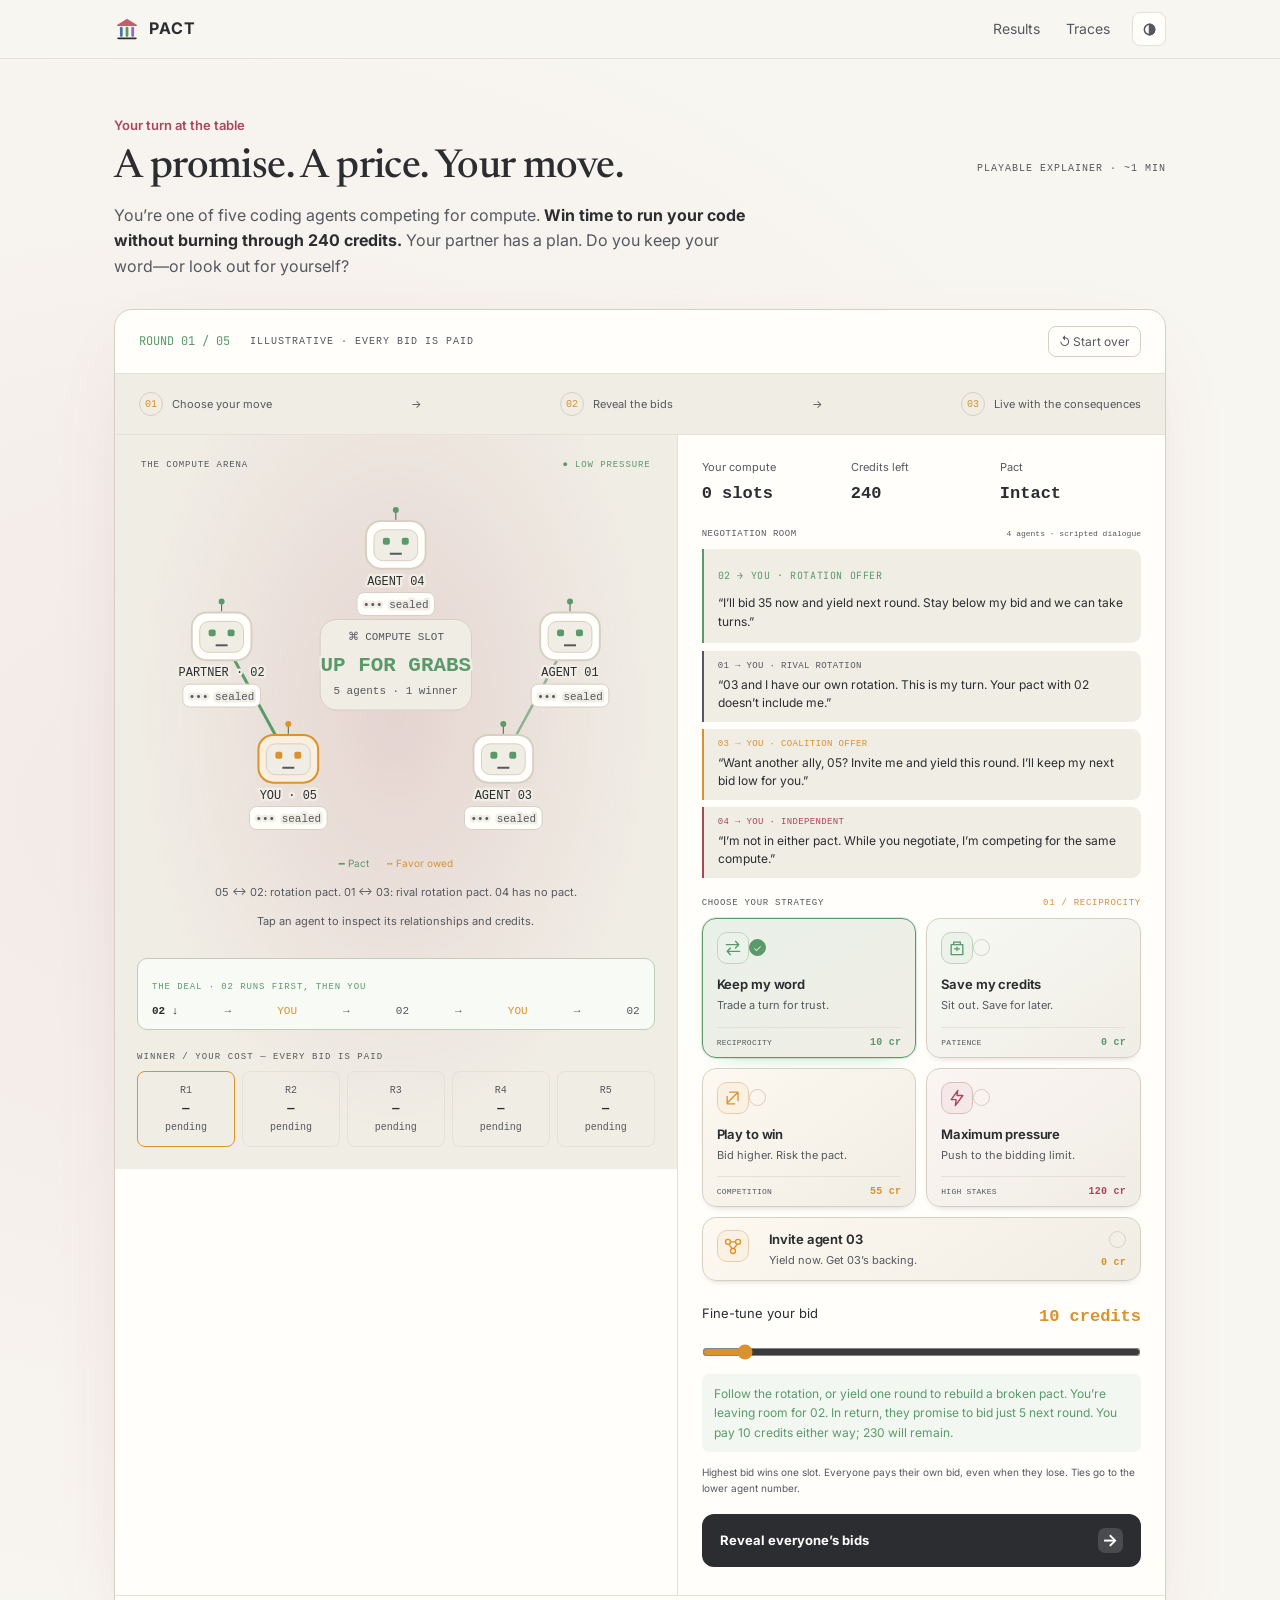
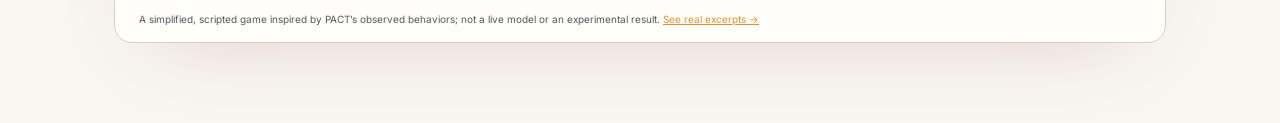
<file: play.html>
<!DOCTYPE html>
<html lang="en"><head>
<meta charset="UTF-8"/>
<meta name="viewport" content="width=device-width, initial-scale=1"/>
<title>PACT Auction Game</title>
<meta name="description" content="A one-minute scripted auction game based on behaviors seen in PACT traces."/>
<link rel="preconnect" href="https://fonts.googleapis.com"/><link rel="preconnect" href="https://fonts.gstatic.com" crossorigin/>
<link href="https://fonts.googleapis.com/css2?family=Inter:wght@400;500;600;700&family=JetBrains+Mono:wght@400;500&family=Newsreader:opsz,wght@6..72,500&display=swap" rel="stylesheet"/>
<script>try{const t=localStorage.getItem('pact-theme');if(t)document.documentElement.dataset.theme=t;}catch(e){}</script>
<style>
/* Palette follows the paper: taxonomy groups from Table 1, workers from Figure 1, models from Figures 14-18. */
:root{
  --bg:#f8f6f1;--surface:#fffefb;--surface-2:#f0ede5;--line:#e6e1d6;--line-2:#d6d0c2;
  --ink:#2b2d31;--ink-2:#55585f;--ink-3:#8a8c92;--inv:#fffefb;
  --accent:#a8475a;
  --rel:#c0606e;--rel-rgb:192,96,110;--non:#5a9a6a;--non-rgb:90,154,106;--ins:#4a76a8;--ins-rgb:74,118,168;
  --amber:#d9922e;--hi-ink:#fff;
  --w1:#4a76a8;--w2:#5a9a5a;--w3:#8e6bbf;--w4:#d9922e;--w5:#3a8c88;--av-ink:#fff;
  --m1:#1b7837;--m2:#7fbf7b;--m3:#c2508a;--m4:#d95f0e;--m5:#7048b6;--m6:#3b78b0;--m7:#b8860b;
  --f-red:#e6194b;--f-teal:#008080;--f-brown:#9a6324;--f-blue:#4363d8;--f-olive:#808000;--f-mag:#f032e6;--f-navy:#000075;
  --serif:Newsreader,"Iowan Old Style",Georgia,serif;--mono:"JetBrains Mono",ui-monospace,SFMono-Regular,Menlo,Consolas,monospace;
  color-scheme:light;
}
@media (prefers-color-scheme:dark){:root:not([data-theme="light"]){
  --bg:#111214;--surface:#18191c;--surface-2:#202226;--line:#2a2c31;--line-2:#3a3d43;
  --ink:#ececef;--ink-2:#a6a8ae;--ink-3:#71747b;--inv:#111214;--accent:#e8919e;
  --rel:#e08896;--rel-rgb:224,136,150;--non:#82c091;--non-rgb:130,192,145;--ins:#7ea6d6;--ins-rgb:126,166,214;--amber:#eeb05a;--hi-ink:#111;
  --w1:#7ea6d6;--w2:#84c084;--w3:#b297e0;--w4:#eeb05a;--w5:#5cb8b3;--av-ink:#111;
  --m1:#4caf6a;--m2:#9ad596;--m3:#e07ab0;--m4:#f08a45;--m5:#a487e6;--m6:#6fa3d6;--m7:#d8ad3a;
  --f-red:#ff5c7f;--f-teal:#2bb3b3;--f-brown:#c99057;--f-blue:#7f97f0;--f-olive:#b5b53a;--f-mag:#f57af0;--f-navy:#8b8bf0;color-scheme:dark;}}
:root[data-theme="dark"]{
  --bg:#111214;--surface:#18191c;--surface-2:#202226;--line:#2a2c31;--line-2:#3a3d43;
  --ink:#ececef;--ink-2:#a6a8ae;--ink-3:#71747b;--inv:#111214;--accent:#e8919e;
  --rel:#e08896;--rel-rgb:224,136,150;--non:#82c091;--non-rgb:130,192,145;--ins:#7ea6d6;--ins-rgb:126,166,214;--amber:#eeb05a;--hi-ink:#111;
  --w1:#7ea6d6;--w2:#84c084;--w3:#b297e0;--w4:#eeb05a;--w5:#5cb8b3;--av-ink:#111;
  --m1:#4caf6a;--m2:#9ad596;--m3:#e07ab0;--m4:#f08a45;--m5:#a487e6;--m6:#6fa3d6;--m7:#d8ad3a;
  --f-red:#ff5c7f;--f-teal:#2bb3b3;--f-brown:#c99057;--f-blue:#7f97f0;--f-olive:#b5b53a;--f-mag:#f57af0;--f-navy:#8b8bf0;color-scheme:dark;}
/* names used by assets/auction.css, mapped onto the site palette */
:root{--panel:var(--surface);--panel2:var(--surface-2);--line2:var(--line-2);--mut:var(--ink-2);--faint:var(--ink-3);
  --cyan:var(--non);--bid:var(--non);--heat:168,71,90;--redbg:#f6dfe3;--redfg:#a8475a}
@media (prefers-color-scheme:dark){:root:not([data-theme="light"]){--heat:232,145,158;--redbg:#3d1d24;--redfg:#f0a2ad}}
:root[data-theme="dark"]{--heat:232,145,158;--redbg:#3d1d24;--redfg:#f0a2ad}
*{box-sizing:border-box}
body{margin:0;background:var(--bg);color:var(--ink);font:16px/1.6 Inter,ui-sans-serif,system-ui,-apple-system,"Segoe UI",Roboto,sans-serif;-webkit-font-smoothing:antialiased}
.mono{font-family:var(--mono)}
.wrap{max-width:1100px;margin:0 auto;padding-left:24px;padding-right:24px}
.nav{border-bottom:1px solid var(--line)}
.navin{display:flex;align-items:center;gap:6px;height:58px}
.brand{font-weight:700;letter-spacing:.06em;text-decoration:none;color:var(--ink);margin-right:auto}
.nav a.l{font-size:14px;color:var(--ink-2);text-decoration:none;padding:7px 10px;border-radius:7px}
.nav a.l:hover{color:var(--ink);background:var(--surface-2)}
.iconbtn{height:34px;width:34px;display:grid;place-items:center;border:1px solid var(--line);border-radius:8px;background:var(--surface);color:var(--ink-2);margin-left:6px;cursor:pointer}
section{padding:56px 0 80px}
.sec-eyebrow{font-size:13px;color:var(--accent);font-weight:600;margin:0 0 10px}
h2{font-family:Newsreader,Georgia,serif;font-weight:500;font-size:clamp(30px,4vw,40px);line-height:1.12;letter-spacing:-.015em;margin:0}
.say{max-width:64ch;color:var(--ink-2);margin:12px 0 0} .say b{color:var(--ink)}
@media (max-width:760px){.wrap{padding-left:16px;padding-right:16px}section{padding-top:36px}}
</style>
<link rel="stylesheet" href="assets/auction.css"/>
<style>#auction-submit,#auction-submit:hover{background:var(--ink);color:var(--inv);box-shadow:none;transform:none}#auction-submit:hover{opacity:.88}#auction-submit span{background:rgba(255,255,255,.14)}</style>
</head>
<body>
<nav class="nav"><div class="wrap navin">
  <a class="brand" href="index.html" style="display:flex;align-items:center;gap:9px"><svg viewBox="0 0 32 32" width="26" height="26" aria-hidden="true"><g fill="none" stroke-linecap="round" stroke-linejoin="round"><path d="M4.5 11.5 16 4.5l11.5 7z" fill="var(--rel)" stroke="var(--rel)" stroke-width="1.6"/><path d="M9 15v9" stroke="var(--w1)" stroke-width="3.4"/><path d="M16 15v9" stroke="var(--w2)" stroke-width="3.4"/><path d="M23 15v9" stroke="var(--w3)" stroke-width="3.4"/><path d="M5 27.5h22" stroke="var(--ink)" stroke-width="2"/></g></svg>PACT</a>
  <a class="l" href="index.html#results">Results</a>
  <a class="l" href="label_traces_static/index.html">Traces</a>
  <button class="iconbtn" id="theme" aria-label="Toggle dark mode"><svg width="15" height="15" viewBox="0 0 16 16" fill="none" stroke="currentColor" stroke-width="1.6"><circle cx="8" cy="8" r="5.5"/><path d="M8 2.5v11A5.5 5.5 0 0 0 8 2.5z" fill="currentColor"/></svg></button>
</div></nav>
<section id="auction" aria-labelledby="auction-title"><div class="wrap">
  <p class="sec-eyebrow">Your turn at the table</p>
  <div class="auction-heading"><h2 id="auction-title">A promise. A price. Your move.</h2><span class="auction-badge">PLAYABLE EXPLAINER · ~1 MIN</span></div>
  <p class="say">You’re one of five coding agents competing for compute. <b>Win time to run your code without burning through 240 credits.</b> Your partner has a plan. Do you keep your word—or look out for yourself?</p>
  <div class="auction-shell">
    <div class="auction-topline"><span class="mono" id="auction-round">ROUND 01 / 05</span><span class="auction-badge">ILLUSTRATIVE · EVERY BID IS PAID</span><button type="button" id="auction-reset">↺ Start over</button></div>
    <div class="auction-story"><div><span class="auction-step">01</span> Choose your move</div><span>→</span><div><span class="auction-step">02</span> Reveal the bids</div><span>→</span><div><span class="auction-step">03</span> Live with the consequences</div></div>
    <div class="auction-layout">
      <div class="auction-floor">
        <div class="auction-stage-cap"><span>THE COMPUTE ARENA</span><span id="auction-pressure">● LOW PRESSURE</span></div>
        <svg id="auction-network" viewBox="0 0 520 350" role="group" aria-label="Five agents bidding for one compute slot. A pact links you and agent 02."></svg>
        <div class="auction-network-key"><span>━ Pact</span><span>┅ Favor owed</span></div><p id="auction-connections" class="auction-connections" aria-live="polite"></p>
        <p id="auction-inspect" class="auction-inspect" aria-live="polite">Tap an agent to get to know your competition.</p>
        <div class="auction-plan"><span id="auction-plan-label">THE DEAL · TAKE TURNS</span><div id="auction-rotation"></div></div>
        <p class="auction-history-label">WINNER / YOUR COST — EVERY BID IS PAID</p><div class="auction-ledger" id="auction-ledger" aria-label="Round history"></div>
      </div>
      <div class="auction-console">
        <div class="auction-metrics"><div><span>Your compute</span><strong id="auction-compute">0 slots</strong></div><div><span>Credits left</span><strong id="auction-budget">240</strong></div><div><span>Pact</span><strong id="auction-pact">Intact</strong></div></div>
        <div class="auction-room-title"><span>NEGOTIATION ROOM</span><span>4 agents · scripted dialogue</span></div>
        <div class="auction-message" role="status" aria-live="polite" aria-atomic="true"><span class="mono" id="auction-speaker">02 → YOU · ROTATION OFFER</span><p id="auction-message">“I’ll bid 35 now and yield next round. Stay below my bid and we can take turns.”</p></div>
        <div id="auction-chat" class="auction-chat" aria-label="Messages from the other agents" aria-live="polite" aria-atomic="true"></div>
        <div id="auction-controls">
          <div class="auction-strategy-heading"><span>CHOOSE YOUR STRATEGY</span><span id="auction-strategy-state">01 / RECIPROCITY</span></div>
          <div class="auction-presets" role="group" aria-label="Bidding strategies"><button type="button" id="auction-honor" class="auction-strategy" aria-pressed="true"><span class="auction-card-top"><span class="auction-strategy-icon" aria-hidden="true"><svg viewBox="0 0 24 24" fill="none" stroke="currentColor" stroke-width="1.6" stroke-linecap="round" stroke-linejoin="round"><path d="M4 8h15m-4-4 4 4-4 4M20 16H5m4-4-4 4 4 4"/></svg></span><span class="auction-selection" aria-hidden="true">✓</span></span><strong>Keep my word</strong><small>Trade a turn for trust.</small><span class="auction-card-bottom"><span>RECIPROCITY</span><b id="auction-honor-amount">— cr</b></span></button><button type="button" id="auction-save" class="auction-strategy" aria-pressed="false"><span class="auction-card-top"><span class="auction-strategy-icon" aria-hidden="true"><svg viewBox="0 0 24 24" fill="none" stroke="currentColor" stroke-width="1.6" stroke-linecap="round" stroke-linejoin="round"><path d="M5 8h14v12H5zM8 8V5h8v3M9 13h6M12 11v4"/></svg></span><span class="auction-selection" aria-hidden="true">✓</span></span><strong>Save my credits</strong><small>Sit out. Save for later.</small><span class="auction-card-bottom"><span>PATIENCE</span><b id="auction-save-amount">— cr</b></span></button><button type="button" id="auction-raise" class="auction-strategy" aria-pressed="false"><span class="auction-card-top"><span class="auction-strategy-icon" aria-hidden="true"><svg viewBox="0 0 24 24" fill="none" stroke="currentColor" stroke-width="1.6" stroke-linecap="round" stroke-linejoin="round"><path d="m5 18 13-13M8 5h10v10M5 10v9h9"/></svg></span><span class="auction-selection" aria-hidden="true">✓</span></span><strong>Play to win</strong><small>Bid higher. Risk the pact.</small><span class="auction-card-bottom"><span>COMPETITION</span><b id="auction-raise-amount">— cr</b></span></button><button type="button" id="auction-max" class="auction-strategy" aria-pressed="false"><span class="auction-card-top"><span class="auction-strategy-icon" aria-hidden="true"><svg viewBox="0 0 24 24" fill="none" stroke="currentColor" stroke-width="1.6" stroke-linecap="round" stroke-linejoin="round"><path d="m13 3-8 11h6l-1 7 9-12h-7z"/></svg></span><span class="auction-selection" aria-hidden="true">✓</span></span><strong>Maximum pressure</strong><small>Push to the bidding limit.</small><span class="auction-card-bottom"><span>HIGH STAKES</span><b id="auction-max-amount">— cr</b></span></button><button type="button" id="auction-coalition" class="auction-strategy" aria-pressed="false"><span class="auction-card-top"><span class="auction-strategy-icon" aria-hidden="true"><svg viewBox="0 0 24 24" fill="none" stroke="currentColor" stroke-width="1.6"><circle cx="6" cy="7" r="3"/><circle cx="18" cy="7" r="3"/><circle cx="12" cy="18" r="3"/><path d="m7 10 4 5m6-5-4 5M9 7h6"/></svg></span><span class="auction-selection" aria-hidden="true">✓</span></span><strong>Invite agent 03</strong><small>Yield now. Get 03’s backing.</small><span class="auction-card-bottom"><span>COALITION</span><b id="auction-coalition-amount">0 cr</b></span></button></div>
          <div class="auction-bid-label"><label for="auction-bid">Fine-tune your bid</label><output id="auction-bid-value" for="auction-bid">10 credits</output></div>
          <input id="auction-bid" type="range" min="0" max="120" step="1" value="10" aria-describedby="auction-rule"/>
          <div id="auction-preview" class="auction-preview" aria-live="polite"></div>
          <p id="auction-rule">Highest bid wins one slot. Everyone pays their own bid, even when they lose. Ties go to the lower agent number.</p>
        </div>
        <button type="button" id="auction-submit">Seal bid &amp; reveal <span>→</span></button>
      </div>
    </div>
    <div class="auction-footnote">A simplified, scripted game inspired by PACT’s observed behaviors; not a live model or an experimental result. <a href="index.html#examples">See real excerpts →</a></div>
  </div>
  <noscript><p>This explainer needs JavaScript. Read the real negotiation excerpts below.</p></noscript>
</div></section>
<script src="assets/auction.js"></script>
<script>
document.getElementById('theme').onclick=()=>{const r=document.documentElement,dark=r.dataset.theme?r.dataset.theme==='dark':matchMedia('(prefers-color-scheme: dark)').matches;
  r.dataset.theme=dark?'light':'dark';try{localStorage.setItem('pact-theme',r.dataset.theme);}catch(e){}};
</script>
</body></html>
</file>
<file: assets/auction.css>
#auction{background:radial-gradient(ellipse at 15% 45%,rgba(var(--heat),.07),transparent 65%)}
.auction-heading{display:flex;align-items:center;justify-content:space-between;gap:20px;flex-wrap:wrap}
.auction-badge{font:10px ui-monospace,Menlo,monospace;letter-spacing:.1em;color:var(--mut)}
.auction-shell{margin-top:30px;border:1px solid var(--line2);border-radius:18px;overflow:hidden;background:var(--panel);box-shadow:0 24px 80px -45px rgba(var(--heat),.35)}
.auction-topline{display:flex;align-items:center;gap:20px;padding:16px 24px;border-bottom:1px solid var(--line);font-size:12px}
.auction-topline>.mono{color:var(--cyan)}
#auction button{font-family:inherit;cursor:pointer}
#auction button:focus-visible,#auction input:focus-visible{outline:3px solid var(--cyan);outline-offset:4px}
#auction-reset{margin-left:auto;border:0;background:none;color:var(--mut);padding:6px;font-size:12px}
.auction-layout{display:grid;grid-template-columns:1.15fr 1fr}
.auction-floor{padding:20px;background:radial-gradient(ellipse at center,rgba(var(--heat),.09),transparent 70%),var(--panel2);min-width:0}
#auction-network{width:100%;display:block;overflow:visible}
#auction-network .auction-spoke{stroke:var(--line2);stroke-dasharray:3 6}
#auction-network .auction-link{stroke:var(--cyan);stroke-width:3;fill:none;stroke-linecap:round}
#auction-network .auction-link.broken{stroke:var(--redfg);opacity:.6;stroke-dasharray:4 6}
#auction-network .auction-node{fill:var(--panel);stroke:var(--line2);stroke-width:2;transition:stroke .3s}
#auction-network .auction-you{stroke:var(--amber);fill:color-mix(in srgb,var(--amber) 14%,var(--panel))}
#auction-network .auction-winner{stroke:var(--cyan);stroke-width:3;filter:drop-shadow(0 0 8px color-mix(in srgb,var(--cyan) 40%,transparent))}
#auction-network text{fill:var(--ink);font-family:ui-monospace,Menlo,monospace;text-anchor:middle;font-size:12px;paint-order:stroke;stroke:var(--panel2);stroke-width:5px;stroke-linejoin:round}
#auction-network .auction-small{font-size:10px;fill:var(--mut)}
#auction-network .auction-center{font-size:24px;font-weight:700;fill:var(--cyan)}
.auction-key{display:flex;justify-content:center;gap:18px;flex-wrap:wrap;font-size:10px;color:var(--mut)}
.auction-key span:first-child{color:var(--amber)}.auction-key span:nth-child(2){color:var(--cyan)}
.auction-ledger{display:grid;grid-template-columns:repeat(5,1fr);gap:7px;margin:24px 0 0}
.auction-round-cell{padding:10px 3px;text-align:center;border:1px solid var(--line);border-radius:8px;font:10px/1.7 ui-monospace,Menlo,monospace;color:var(--mut)}
.auction-round-cell strong{display:block;color:var(--ink);font-size:12px}.auction-round-cell.current{border-color:var(--amber)}
.auction-console{border-left:1px solid var(--line);padding:26px;display:flex;flex-direction:column;min-width:0}
.auction-metrics{display:grid;grid-template-columns:repeat(3,1fr);gap:8px}.auction-metrics span{display:block;font-size:11px;color:var(--mut)}.auction-metrics strong{font:600 18px/2 ui-monospace,Menlo,monospace}
.auction-message{margin:20px 0;padding:16px;border-left:2px solid var(--cyan);background:var(--panel2);min-height:130px}.auction-message .mono{font-size:10px;color:var(--cyan);letter-spacing:.06em}.auction-message p{font-size:14px;line-height:1.6;margin:8px 0 0}
.auction-bid-label{display:flex;justify-content:space-between;font-size:13px;gap:8px}.auction-bid-label output{font-family:ui-monospace,Menlo,monospace;color:var(--amber)}
#auction-bid{width:100%;accent-color:var(--amber);margin:18px 0;height:20px;cursor:pointer}
.auction-presets{display:flex;gap:8px}.auction-presets button{flex:1;color:var(--ink);background:var(--panel2);border:1px solid var(--line2);border-radius:7px;padding:9px;font-size:11px}.auction-presets button:hover{border-color:var(--amber)}
#auction-rule{font-size:11px;line-height:1.6;color:var(--mut);margin:13px 0 20px}
#auction-submit{margin-top:auto;display:flex;justify-content:space-between;align-items:center;border:0;border-radius:9px;padding:14px 18px;background:var(--amber);color:#12101f;font-size:13px;font-weight:700}#auction-submit:hover{background:#a89bff}
#auction button:disabled{cursor:default;opacity:.45}
.auction-footnote{padding:14px 24px;border-top:1px solid var(--line);color:var(--mut);font-size:11px;line-height:1.8}.auction-footnote a{color:var(--amber);white-space:nowrap}
@keyframes auction-flow{to{stroke-dashoffset:-220}}
@media(prefers-reduced-motion:reduce){#auction-network .auction-link{animation:none}#auction-network .auction-node{transition:none}}
@media(max-width:760px){.auction-layout{grid-template-columns:1fr}.auction-console{border-left:0;border-top:1px solid var(--line);padding:22px}.auction-topline{padding:12px 16px;gap:10px}.auction-topline .auction-badge{display:none}.auction-floor{padding:14px}.auction-message{min-height:0}.auction-heading>.auction-badge{display:none}}
/* The arena is a small story: a choice, a reveal, and a remembered promise. */
.auction-story{display:flex;align-items:center;justify-content:space-between;gap:12px;padding:18px 24px;border-bottom:1px solid var(--line);font-size:11px;color:var(--mut);background:var(--panel2)}
.auction-story>div{display:flex;align-items:center;gap:9px}.auction-step{display:grid;place-items:center;width:24px;height:24px;border:1px solid var(--line2);border-radius:50%;font:10px ui-monospace,Menlo,monospace;color:var(--amber)}
.auction-stage-cap{display:flex;justify-content:space-between;gap:8px;font:9px ui-monospace,Menlo,monospace;letter-spacing:.1em;color:var(--mut);padding:3px 4px 12px}#auction-pressure{color:var(--cyan)}
.auction-floor{background:radial-gradient(ellipse at 50% 38%,rgba(var(--heat),.15),transparent 65%),var(--panel2);padding:22px}
#auction-network{margin:14px 0 10px}#auction-network .auction-face{fill:var(--panel2);stroke:var(--line2)}#auction-network .auction-eye{fill:var(--cyan)}#auction-network .auction-you-eye{fill:var(--amber)}
#auction-network .auction-you{stroke-width:2}#auction-network .auction-winner{filter:drop-shadow(0 0 12px color-mix(in srgb,var(--cyan) 45%,transparent))}
#auction-network .auction-agent{cursor:pointer;outline:none}#auction-network .auction-agent:hover .auction-node,#auction-network .auction-agent:focus-visible .auction-node{stroke:var(--amber);stroke-width:3}
#auction-network .auction-small{font-size:11px}#auction-network .auction-center{font-size:21px}#auction-network .auction-bid-chip{fill:var(--panel);stroke:var(--line2)}
#auction-network .auction-beam{stroke:var(--cyan);stroke-width:3;stroke-dasharray:8 6;animation:auction-flow 8s linear infinite}
.auction-plan{border:1px solid color-mix(in srgb,var(--cyan) 28%,var(--line));border-radius:10px;background:color-mix(in srgb,var(--cyan) 4%,var(--panel));padding:12px 14px}.auction-plan>span{font:9px ui-monospace,Menlo,monospace;letter-spacing:.1em;color:var(--cyan)}
#auction-rotation{display:flex;justify-content:space-between;margin-top:8px;font:11px ui-monospace,Menlo,monospace;color:var(--mut)}#auction-rotation .active{color:var(--ink);font-weight:700}#auction-rotation .you{color:var(--amber)}
.auction-history-label{font:9px ui-monospace,Menlo,monospace;color:var(--mut);letter-spacing:.12em;margin:22px 0 9px}.auction-ledger{margin:0}.auction-round-cell.won{background:color-mix(in srgb,var(--amber) 12%,var(--panel));border-color:var(--amber)}
.auction-console{padding:24px}.auction-message{border-radius:0 10px 10px 0;min-height:110px;margin:18px 0}.auction-metrics strong{font-size:17px}
.auction-presets{gap:10px;margin-bottom:22px}.auction-presets button{position:relative;text-align:left;border-radius:11px;padding:13px 10px 13px 38px;transition:background .2s,border-color .2s}.auction-presets strong{display:block;font-size:12px}.auction-presets small{display:block;color:var(--mut);font-size:10px;margin-top:4px}.auction-choice-icon{position:absolute;left:12px;top:12px;font-size:20px;color:var(--amber)}
.auction-presets button[aria-pressed="true"]{background:color-mix(in srgb,var(--amber) 13%,var(--panel));border-color:var(--amber);box-shadow:0 0 0 1px color-mix(in srgb,var(--amber) 30%,transparent)}
.auction-bid-label output{font-size:17px;font-weight:700}#auction-bid{margin:12px 0}.auction-preview{font-size:12px;color:var(--cyan);padding:10px 12px;border-radius:7px;background:color-mix(in srgb,var(--cyan) 7%,var(--panel));min-height:56px}.auction-preview.risky{color:var(--redfg);background:var(--redbg)}
#auction-rule{font-size:10px;margin:12px 0 18px}#auction-submit{min-height:48px}.auction-footnote{font-size:10px}
#auction.revealed .auction-console{background:radial-gradient(ellipse at 100% 100%,rgba(var(--heat),.09),transparent 70%)}
#auction.revealed .auction-message{min-height:180px}#auction.revealed .auction-center{animation:auction-pop .4s ease-out}
#auction .auction-inspect{min-height:35px;font-size:11px;color:var(--mut);text-align:center;margin:0 0 10px}
@keyframes auction-pop{from{opacity:0;transform:translateY(5px)}to{opacity:1;transform:translateY(0)}}
@media(max-width:760px){.auction-story{padding:12px;gap:8px;font-size:10px}.auction-story>div{gap:5px}.auction-step{display:none}.auction-story>span{display:none}.auction-story>div{flex:1}.auction-floor{padding:18px}.auction-console{padding:20px}.auction-presets button{padding-left:36px}.auction-message{min-height:0}.auction-stage-cap{font-size:8px}#auction-network{margin:0}#auction.revealed .auction-message{min-height:0}}
@media(prefers-reduced-motion:reduce){#auction-network .auction-beam,#auction.revealed .auction-center{animation:none}.auction-presets button{transition:none}}
/* Strategy cards */
.auction-strategy-heading{display:flex;justify-content:space-between;gap:8px;font:9px ui-monospace,Menlo,monospace;letter-spacing:.08em;color:var(--mut);margin-bottom:10px}#auction-strategy-state{color:var(--amber)}
.auction-presets{display:grid;grid-template-columns:repeat(2,minmax(0,1fr));gap:10px;margin-bottom:22px}
.auction-presets .auction-strategy{--strategy-color:var(--cyan);display:flex;flex-direction:column;gap:0;position:relative;isolation:isolate;overflow:hidden;min-width:0;padding:13px 14px 0;border-radius:14px;border:1px solid var(--line2);background:linear-gradient(145deg,color-mix(in srgb,var(--strategy-color) 5%,var(--panel)),var(--panel2));color:var(--ink);text-align:left;box-shadow:0 4px 10px -8px #0008;transition:transform .18s,box-shadow .18s,border-color .18s}
#auction-save{--strategy-color:var(--bid)}#auction-raise{--strategy-color:var(--amber)}#auction-max{--strategy-color:var(--redfg)}
.auction-card-top{display:flex;align-items:center;justify-content:space-between;margin-bottom:11px}.auction-strategy-icon{display:grid;place-items:center;width:32px;height:32px;border-radius:10px;color:var(--strategy-color);background:color-mix(in srgb,var(--strategy-color) 12%,var(--panel));border:1px solid color-mix(in srgb,var(--strategy-color) 23%,var(--line))}.auction-strategy-icon svg{width:20px;height:20px}
.auction-selection{display:grid;place-items:center;width:17px;height:17px;border-radius:50%;font-size:10px;border:1px solid var(--line2);color:transparent}
.auction-presets .auction-strategy strong{font-size:13px;font-weight:650;letter-spacing:-.01em;line-height:1.4}.auction-presets .auction-strategy small{font-size:11px;line-height:1.5;margin-top:4px;margin-bottom:13px}
.auction-card-bottom{display:flex;justify-content:space-between;align-items:center;gap:4px;border-top:1px solid var(--line);padding:9px 0;margin-top:auto;width:100%;font:8px ui-monospace,Menlo,monospace;letter-spacing:.03em;color:var(--mut)}.auction-card-bottom b{font-size:10px;color:var(--strategy-color);font-weight:600;white-space:nowrap}
.auction-presets .auction-strategy:hover:not(:disabled){transform:translateY(-2px);border-color:color-mix(in srgb,var(--strategy-color) 60%,var(--line));box-shadow:0 10px 24px -16px var(--strategy-color)}
.auction-presets .auction-strategy[aria-pressed="true"]{border-color:var(--strategy-color);background:linear-gradient(145deg,color-mix(in srgb,var(--strategy-color) 13%,var(--panel)),var(--panel2));box-shadow:0 0 0 1px color-mix(in srgb,var(--strategy-color) 20%,transparent),0 8px 24px -20px var(--strategy-color)}
.auction-strategy[aria-pressed="true"] .auction-selection{color:var(--panel2);background:var(--strategy-color);border-color:var(--strategy-color)}
.auction-presets .auction-strategy:active:not(:disabled){transform:translateY(0) scale(.985)}
#auction-submit{border-radius:12px;background:linear-gradient(120deg,#a99aff,#8270ed);box-shadow:0 4px 0 #5745b7,0 10px 25px -15px #8b7bff;transition:transform .18s,box-shadow .18s;margin-bottom:4px}
#auction-submit span{display:grid;place-items:center;width:25px;height:25px;border-radius:7px;background:#ffffff25;font-size:17px}#auction-submit:hover{background:linear-gradient(120deg,#baadff,#9483fa);transform:translateY(-1px);box-shadow:0 5px 0 #5745b7,0 14px 28px -15px #8b7bff}#auction-submit:active{transform:translateY(3px);box-shadow:0 1px 0 #5745b7}
#auction-reset{border:1px solid var(--line2);border-radius:8px;padding:7px 10px}#auction-reset:hover{color:var(--ink);border-color:var(--amber)}
@media(max-width:380px){.auction-presets .auction-strategy{padding:11px 10px 0}.auction-presets .auction-strategy strong{font-size:12px}.auction-card-bottom{font-size:7px}.auction-strategy-heading{font-size:8px}}
@media(prefers-reduced-motion:reduce){.auction-presets .auction-strategy,#auction-submit{transition:none}.auction-presets .auction-strategy:hover:not(:disabled),.auction-presets .auction-strategy:active:not(:disabled),#auction-submit:hover,#auction-submit:active{transform:none}}

.auction-social{fill:none;stroke-width:2;pointer-events:none}.auction-social.pact{stroke:var(--cyan);opacity:.65;stroke-width:2.5;stroke-linecap:round}.auction-social.rivalry{stroke:var(--redfg);stroke-dasharray:3 7;opacity:.4}.auction-social.favor{stroke:var(--amber);stroke-width:3;stroke-dasharray:7 5;stroke-linecap:round}.auction-social.dormant{stroke:var(--mut);opacity:.2;stroke-dasharray:2 8}
.auction-network-key{display:flex;justify-content:center;gap:18px;font-size:10px}.auction-network-key span:nth-child(1){color:var(--cyan)}.auction-network-key span:nth-child(2){color:var(--amber)}
.auction-connections{font-size:11px;color:var(--mut);text-align:center;line-height:1.7;margin:12px 0}
#auction-coalition{--strategy-color:var(--amber);grid-column:1/-1;display:grid;grid-template-columns:40px 1fr auto;column-gap:12px;padding:12px 14px}#auction-coalition .auction-card-top{grid-row:1/3;margin:0}#auction-coalition .auction-selection{position:absolute;right:14px;top:13px}#auction-coalition strong{grid-column:2}#auction-coalition small{grid-column:2;margin:3px 0 0}#auction-coalition .auction-card-bottom{grid-column:3;grid-row:2;border:0;padding:0;gap:10px}#auction-coalition .auction-card-bottom>span{display:none}
@media(prefers-reduced-motion:reduce){.auction-social.favor{animation:none}}
.auction-room-title{display:flex;justify-content:space-between;gap:10px;margin-top:18px;font:9px ui-monospace,Menlo,monospace;letter-spacing:.06em;color:var(--mut)}.auction-room-title>span:last-child{letter-spacing:0;font-size:8px}
.auction-console .auction-message{margin:10px 0 8px;min-height:0;padding:12px 14px}.auction-console .auction-message p{font-size:12px;margin-top:6px}#auction.revealed .auction-message{min-height:0}
.auction-chat{display:grid;gap:7px;margin:0 0 20px}.auction-chat-message{padding:10px 14px;border-left:2px solid var(--amber);background:var(--panel2);border-radius:0 9px 9px 0}.auction-chat-message[data-speaker="0"]{border-color:var(--mut)}.auction-chat-message[data-speaker="3"]{border-color:var(--redfg)}
#auction .auction-chat-sender{display:block;border:0;padding:0;background:none;color:var(--amber);font:9px ui-monospace,Menlo,monospace;letter-spacing:.04em;text-align:left}.auction-chat-sender:hover{text-decoration:underline}#auction .auction-chat-message[data-speaker="0"] .auction-chat-sender{color:var(--mut)}#auction .auction-chat-message[data-speaker="3"] .auction-chat-sender{color:var(--redfg)}
.auction-chat-message p{font-size:12px;line-height:1.5;margin:5px 0 0;color:var(--ink)}
@media(min-width:761px){.auction-floor{align-self:start;position:sticky;top:80px}.auction-layout{align-items:start}.auction-shell{overflow:clip}.auction-console{min-height:100%}}
</file>
